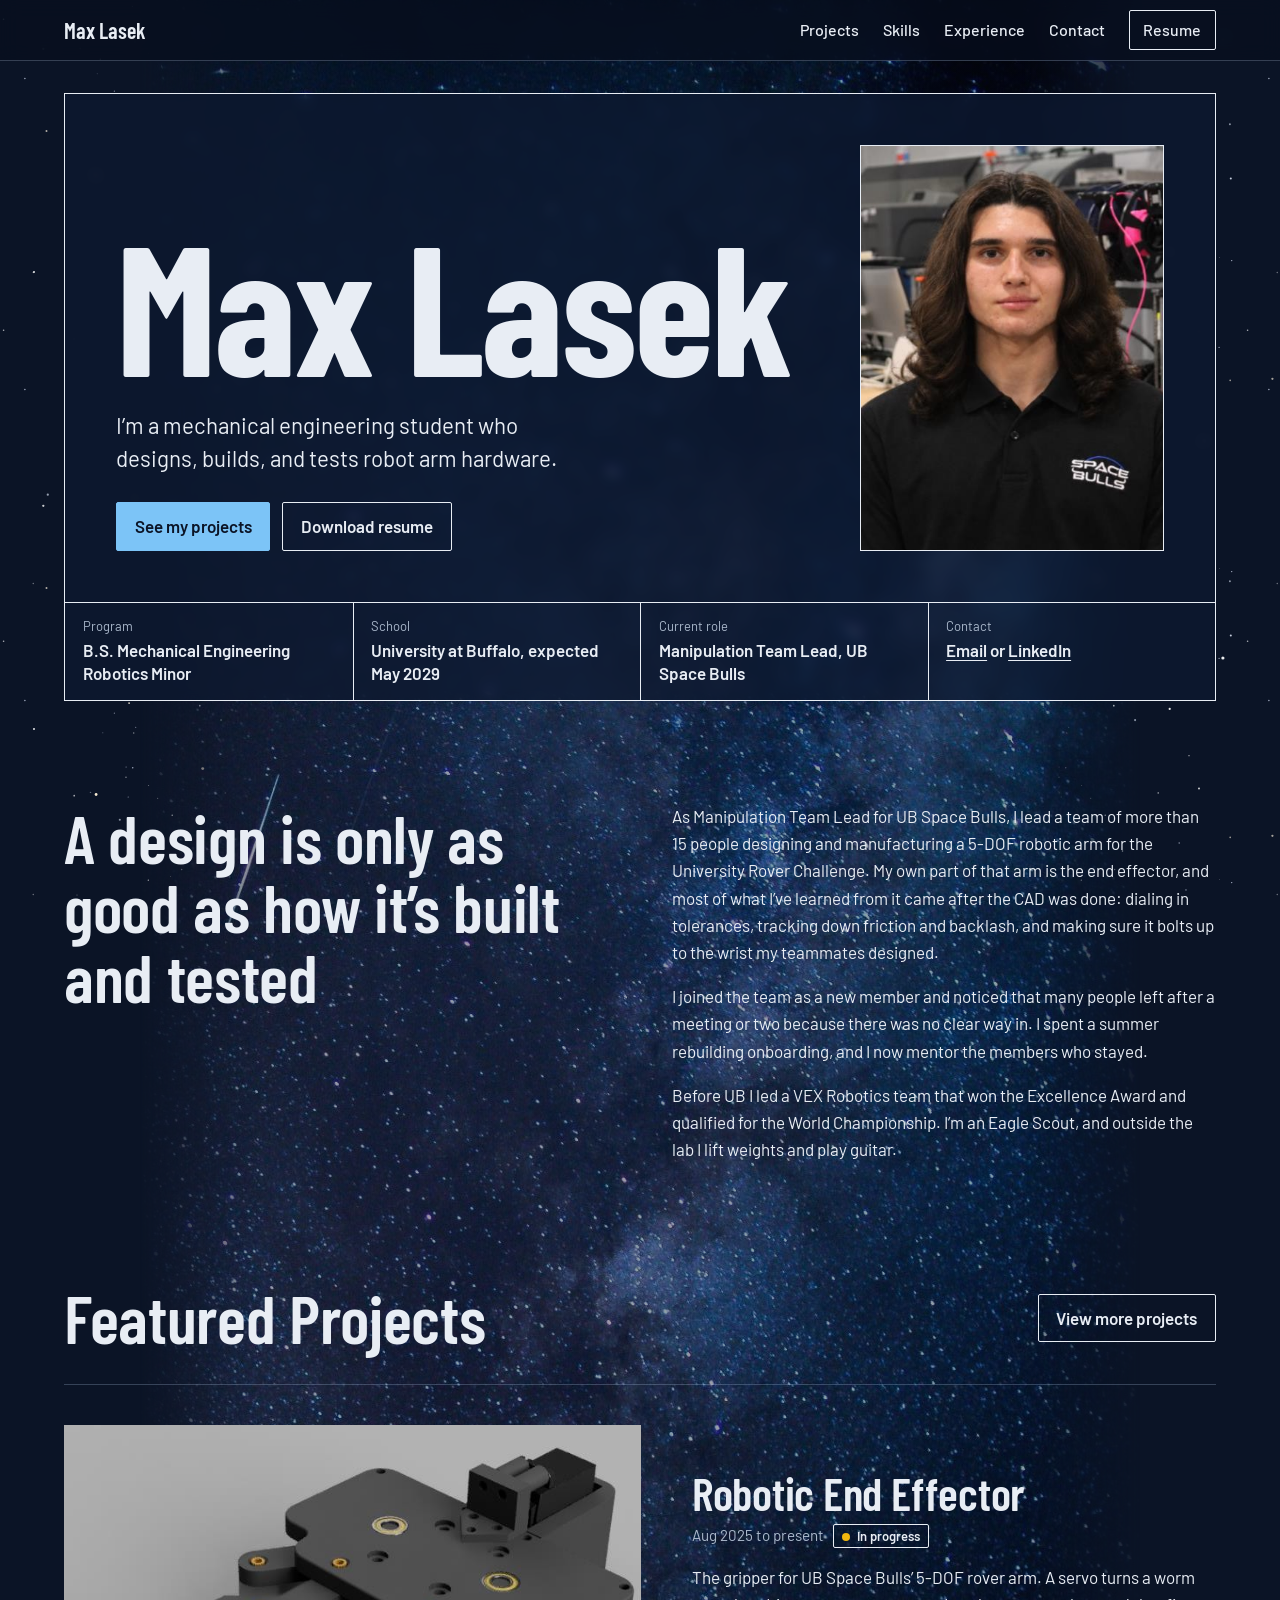
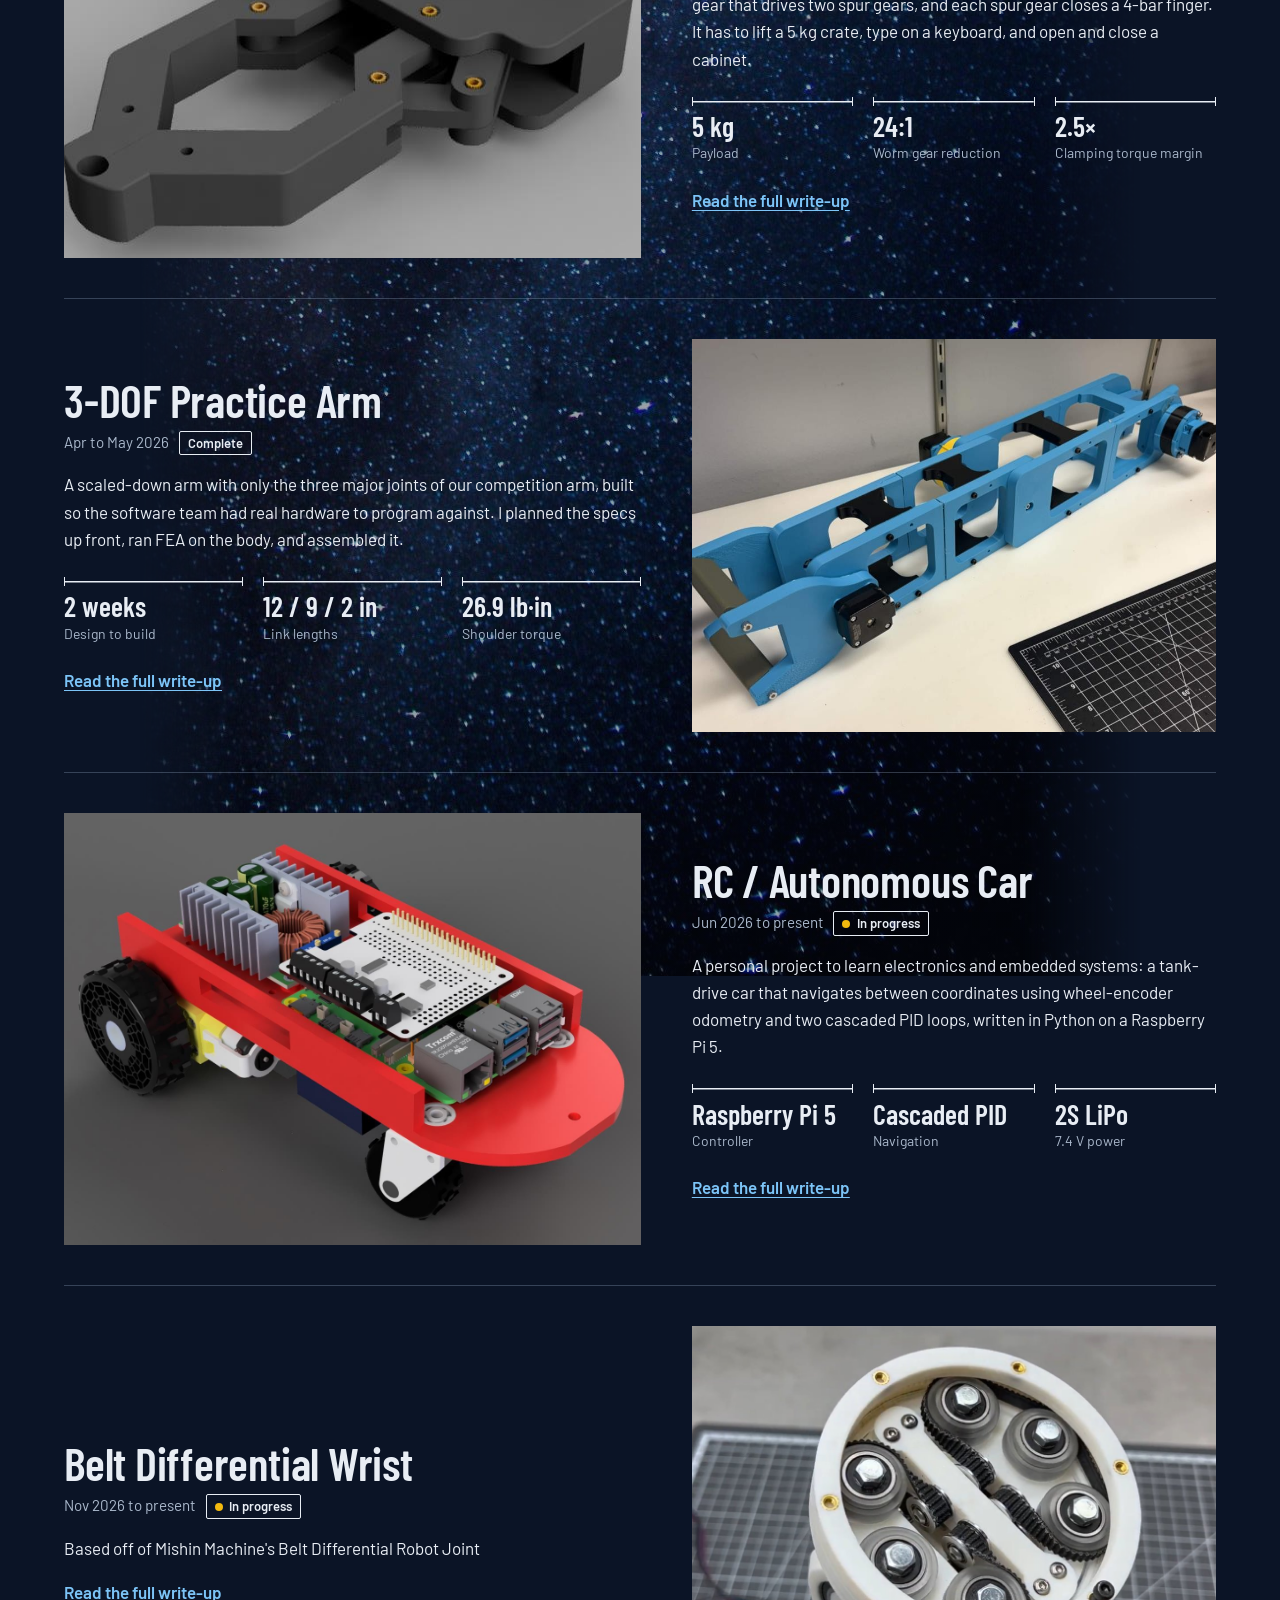
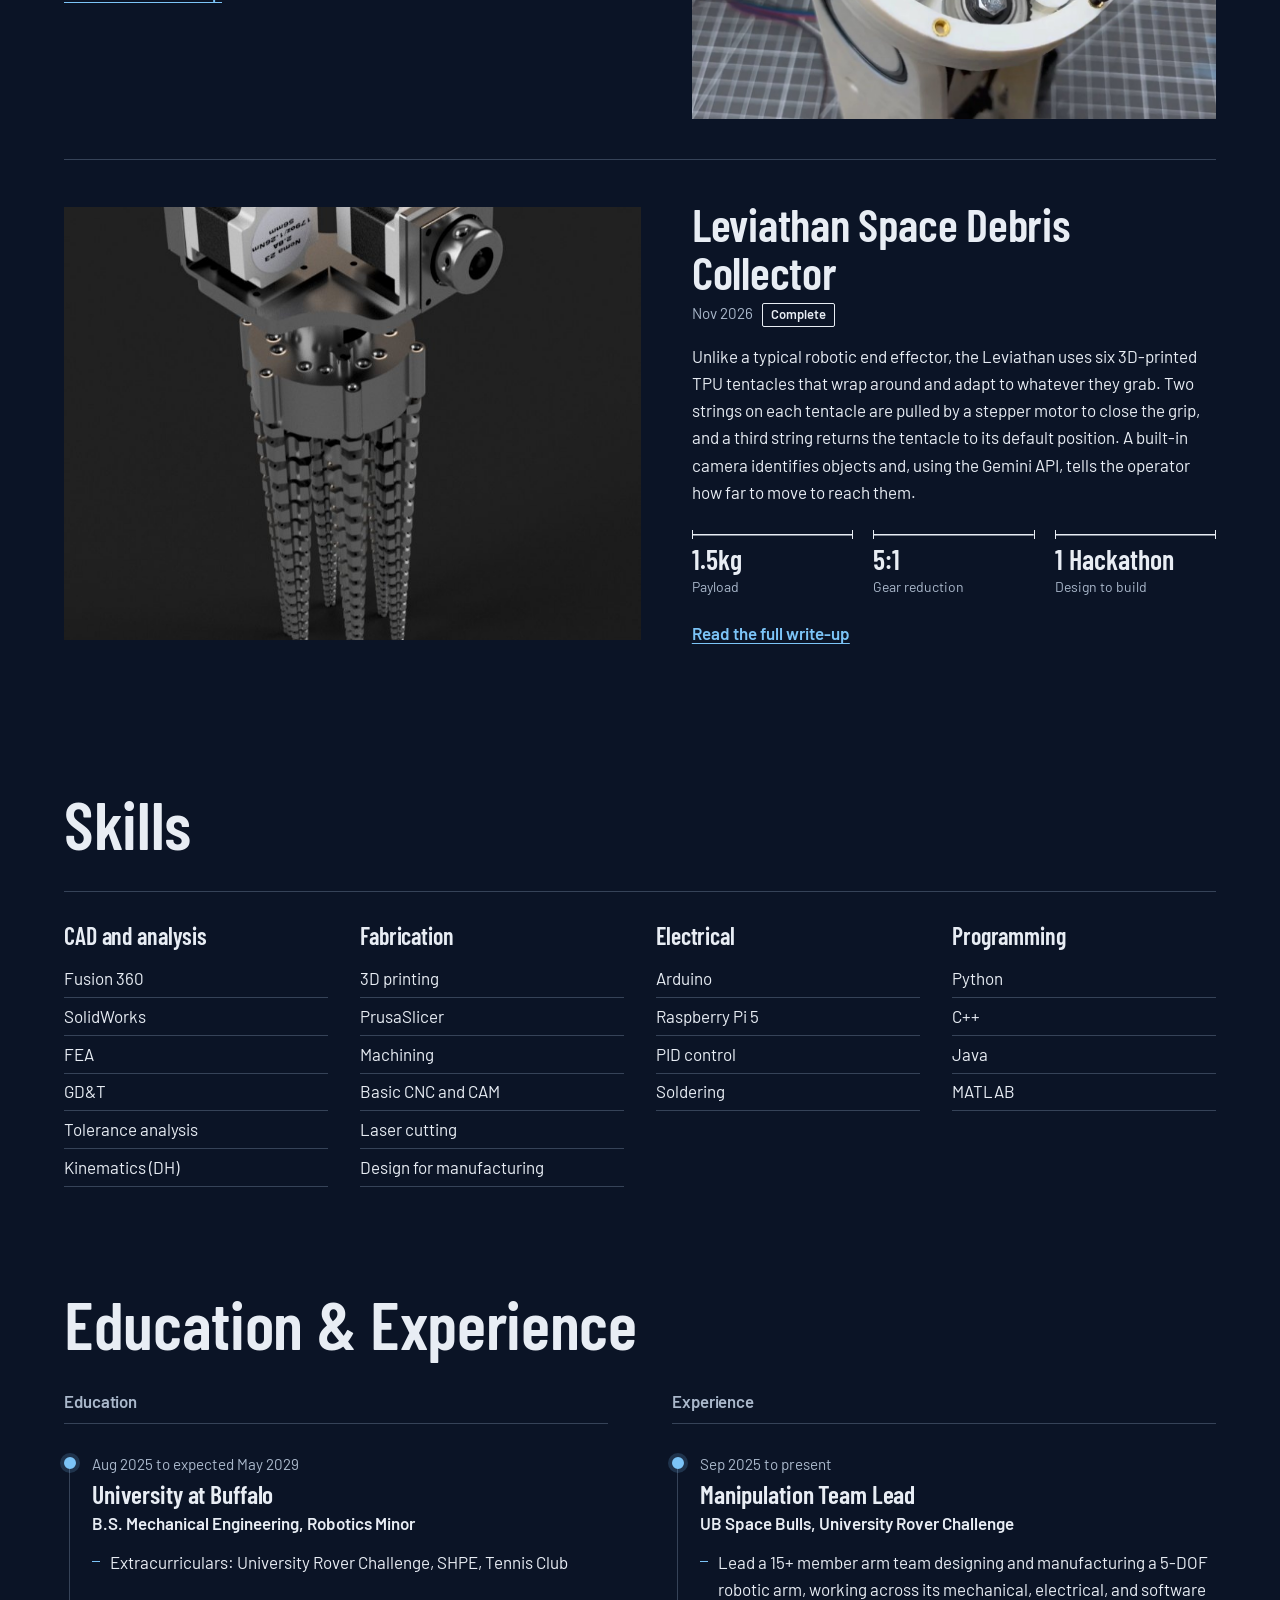
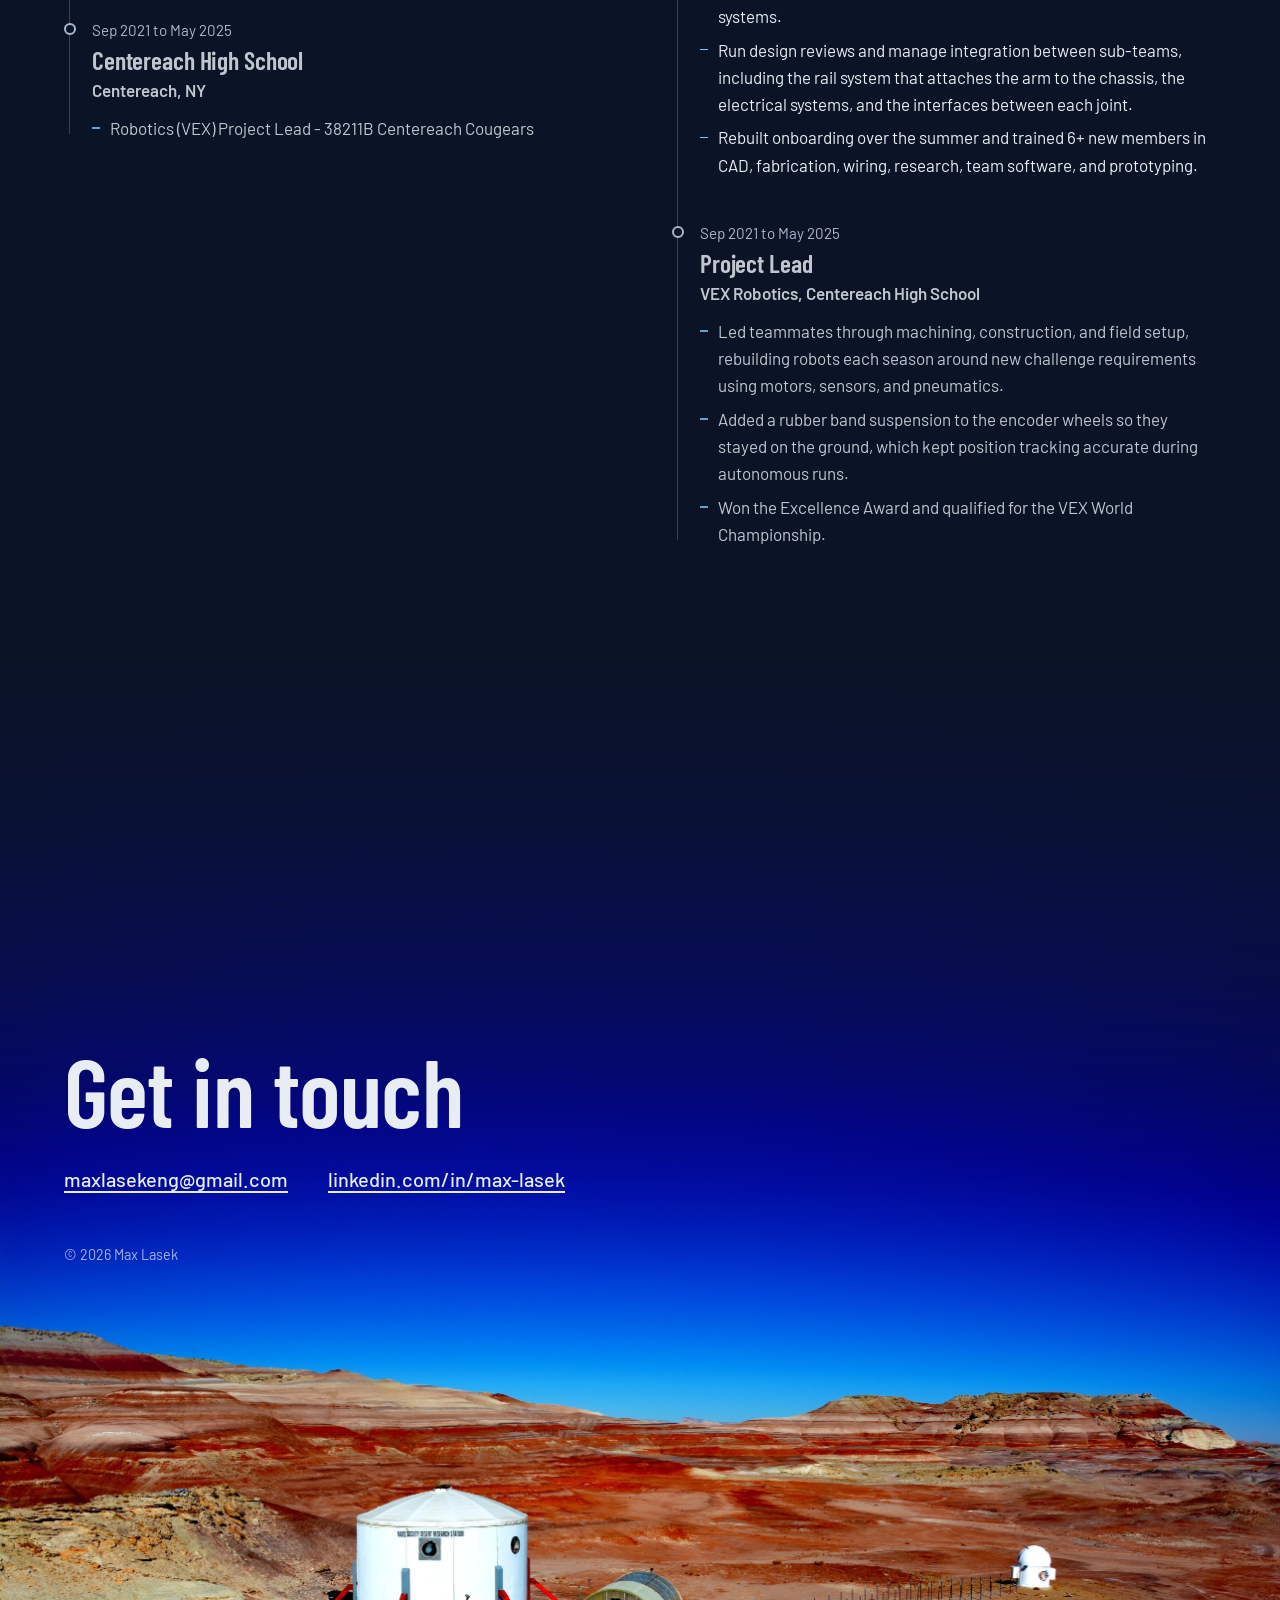
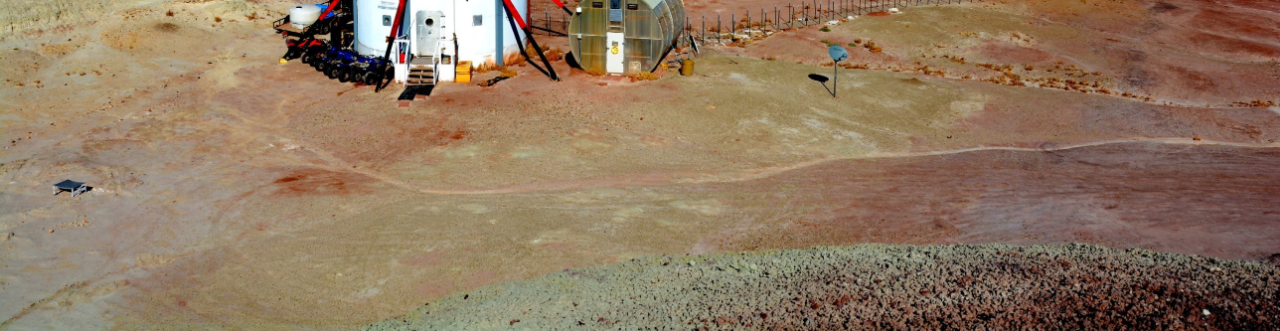
<file: index.html>
<!DOCTYPE html>
<html lang="en"><head>
<meta charset="utf-8">
<meta name="viewport" content="width=device-width, initial-scale=1">
<meta name="color-scheme" content="dark">
<meta name="darkreader-lock">
<title>Max Lasek | Mechanical Engineering Portfolio</title>
<meta name="description" content="Max Lasek, mechanical engineering student at the University at Buffalo and Manipulation Team Lead for UB Space Bulls. Robotics, CAD, and hands-on hardware.">
<link rel="icon" href="data:image/svg+xml,%3Csvg xmlns='http://www.w3.org/2000/svg' viewBox='0 0 64 64'%3E%3Crect width='64' height='64' fill='%23132238'/%3E%3Ctext x='32' y='44' font-family='Arial Narrow,Arial' font-weight='700' font-size='34' fill='%23fff' text-anchor='middle'%3EML%3C/text%3E%3C/svg%3E">
<link rel="preconnect" href="https://fonts.googleapis.com">
<link rel="preconnect" href="https://fonts.gstatic.com" crossorigin="">
<link href="https://fonts.googleapis.com/css2?family=Barlow:wght@400;500;600&amp;family=Barlow+Condensed:wght@600;700&amp;display=swap" rel="stylesheet">
<link rel="stylesheet" href="css/style.css">
</head>
<body>
<a class="skip" href="#main">Skip to content</a>
<header class="site-header">
  <div class="wrap">
    <a class="wordmark" href="index.html">Max Lasek</a>
    <nav class="site-nav" aria-label="Main">
      <a href="index.html#projects">Projects</a>
      <a class="hide-sm" href="index.html#skills">Skills</a>
      <a class="hide-sm" href="index.html#experience">Experience</a>
      <a href="index.html#contact">Contact</a>
      <a class="button" href="resume/Max-Lasek-Resume.pdf">Resume</a>
    </nav>
  </div>
</header>

<main id="main">
  <div class="wrap">
    <section class="sheet" aria-label="Introduction">
      <div class="sheet-main">
        <div>
          <h1>Max Lasek</h1>
          <p class="lede">I’m a mechanical engineering student who designs, builds, and tests robot arm hardware.</p>
          <div class="actions">
            <a class="button solid" href="#projects">See my projects</a>
            <a class="button" href="resume/Max-Lasek-Resume.pdf">Download resume</a>
          </div>
        </div>
        <img class="portrait" src="images/headshot.jpg" alt="Max Lasek in a Space Bulls polo, standing in the UB engineering lab" width="412" height="556">
      </div>
      <dl class="title-block">
        <div><dt>Program</dt><dd>B.S. Mechanical Engineering Robotics Minor</dd></div>
        <div><dt>School</dt><dd>University at Buffalo, expected May 2029</dd></div>
        <div><dt>Current role</dt><dd>Manipulation Team Lead, UB Space Bulls</dd></div>
        <div><dt>Contact</dt><dd><a href="mailto:maxlasekeng@gmail.com">Email</a> or <a href="https://www.linkedin.com/in/max-lasek">LinkedIn</a></dd></div>
      </dl>
    </section>
  </div>

  <section class="section" id="about">
    <div class="wrap about">
      <h2>A design is only as good as how it’s built and tested</h2>
      <div>
        <p>As Manipulation Team Lead for UB Space Bulls, I lead a team of more than 15 people designing and manufacturing a 5-DOF robotic arm for the University Rover Challenge. My own part of that arm is the end effector, and most of what I’ve learned from it came after the CAD was done: dialing in tolerances, tracking down friction and backlash, and making sure it bolts up to the wrist my teammates designed.</p>
        <p>I joined the team as a new member and noticed that many people left after a meeting or two because there was no clear way in. I spent a summer rebuilding onboarding, and I now mentor the members who stayed.</p>
        <p>Before UB I led a VEX Robotics team that won the Excellence Award and qualified for the World Championship. I’m an Eagle Scout, and outside the lab I lift weights and play guitar.</p>
      </div>
    </div>
  </section>

  <section class="section" id="projects">
    <div class="wrap">
      <div class="section-head">
        <h2>Featured Projects</h2>
        <a class="button" href="all-projects.html">View more projects</a>
      </div>
    <article class="project">
      <a class="project-media" href="projects/end-effector.html" tabindex="-1" aria-hidden="true"><img src="images/effector-iso.jpg" alt="" loading="lazy"></a>
      <div>
        <h3><a href="projects/end-effector.html">Robotic End Effector</a></h3>
        <p class="when">Aug 2025 to present<span class="status active">In progress</span></p>
        <p>The gripper for UB Space Bulls’ 5-DOF rover arm. A servo turns a worm gear that drives two spur gears, and each spur gear closes a 4-bar finger. It has to lift a 5 kg crate, type on a keyboard, and open and close a cabinet.</p>
        <dl class="specs"><div><dt>5 kg</dt><dd>Payload</dd></div><div><dt>24:1</dt><dd>Worm gear reduction</dd></div><div><dt>2.5×</dt><dd>Clamping torque margin</dd></div></dl>
        <a class="more" href="projects/end-effector.html">Read the full write-up</a>
      </div>
    </article>
    <article class="project">
      <a class="project-media" href="projects/practice-arm.html" tabindex="-1" aria-hidden="true"><img src="images/arm-flat.jpg" alt="" loading="lazy"></a>
      <div>
        <h3><a href="projects/practice-arm.html">3-DOF Practice Arm</a></h3>
        <p class="when">Apr to May 2026<span class="status">Complete</span></p>
        <p>A scaled-down arm with only the three major joints of our competition arm, built so the software team had real hardware to program against. I planned the specs up front, ran FEA on the body, and assembled it.</p>
        <dl class="specs"><div><dt>2 weeks</dt><dd>Design to build</dd></div><div><dt>12 / 9 / 2 in</dt><dd>Link lengths</dd></div><div><dt>26.9 lb·in</dt><dd>Shoulder torque</dd></div></dl>
        <a class="more" href="projects/practice-arm.html">Read the full write-up</a>
      </div>
    </article>
    <article class="project">
      <a class="project-media" href="projects/rc-av-car.html" tabindex="-1" aria-hidden="true"><img src="images/car.jpg" alt="" loading="lazy"></a>
      <div>
        <h3><a href="projects/rc-av-car.html">RC / Autonomous Car</a></h3>
        <p class="when">Jun 2026 to present<span class="status active">In progress</span></p>
        <p>A personal project to learn electronics and embedded systems: a tank-drive car that navigates between coordinates using wheel-encoder odometry and two cascaded PID loops, written in Python on a Raspberry Pi 5.</p>
        <dl class="specs"><div><dt>Raspberry Pi 5</dt><dd>Controller</dd></div><div><dt>Cascaded PID</dt><dd>Navigation</dd></div><div><dt>2S LiPo</dt><dd>7.4 V power</dd></div></dl>
        <a class="more" href="projects/rc-av-car.html">Read the full write-up</a>
      </div>
    </article>
    <article class="project"><a class="project-media" href="projects/belt-differential-wrist.html" tabindex="-1" aria-hidden="true"><img src="images/belt-differential-wrist-1794513456348.jpg" alt="" loading="lazy"></a><div><h3><a href="projects/belt-differential-wrist.html">Belt Differential Wrist</a></h3><p class="when">Nov 2026 to present<span class="status active">In progress</span></p><p>Based off of Mishin Machine's Belt Differential Robot Joint</p><a class="more" href="projects/belt-differential-wrist.html">Read the full write-up</a></div></article>
    <article class="project"><a class="project-media" href="projects/leviathan-space-debris-collector.html" tabindex="-1" aria-hidden="true"><img src="images/leviathan-space-debris-collector-1794522379616.jpg" alt="" loading="lazy"></a><div><h3><a href="projects/leviathan-space-debris-collector.html">Leviathan Space Debris Collector</a></h3><p class="when">Nov 2026<span class="status">Complete</span></p><p>Unlike a typical robotic end effector, the Leviathan uses six 3D-printed TPU tentacles that wrap around and adapt to whatever they grab. Two strings on each tentacle are pulled by a stepper motor to close the grip, and a third string returns the tentacle to its default position. A built-in camera identifies objects and, using the Gemini API, tells the operator how far to move to reach them.</p><dl class="specs"><div><dt>1.5kg</dt><dd>Payload</dd></div><div><dt>5:1</dt><dd>Gear reduction</dd></div><div><dt>1 Hackathon</dt><dd>Design to build</dd></div></dl><a class="more" href="projects/leviathan-space-debris-collector.html">Read the full write-up</a></div></article>
    </div>
  </section>

  <section class="section" id="skills">
    <div class="wrap">
      <h2>Skills</h2>
      <div class="skills">
        <div><h3>CAD and analysis</h3><ul><li>Fusion 360</li><li>SolidWorks</li><li>FEA</li><li>GD&amp;T</li><li>Tolerance analysis</li><li>Kinematics (DH)</li></ul></div>
        <div><h3>Fabrication</h3><ul><li>3D printing</li><li>PrusaSlicer</li><li>Machining</li><li>Basic CNC and CAM</li><li>Laser cutting</li><li>Design for manufacturing</li></ul></div>
        <div><h3>Electrical</h3><ul><li>Arduino</li><li>Raspberry Pi 5</li><li>PID control</li><li>Soldering</li></ul></div>
        <div><h3>Programming</h3><ul><li>Python</li><li>C++</li><li>Java</li><li>MATLAB</li></ul></div>
      </div>
    </div>
  </section>

  <section class="section" id="experience">
    <div class="wrap">
      <h2>Education &amp; Experience</h2>
      <div class="tl-grid">
        <div class="tl-col">
          <h3 class="tl-head">Education</h3>
          <ol class="tl">
            <li class="tl-item now">
              <p class="dates">Aug 2025 to expected May 2029</p>
              <h3>University at Buffalo</h3>
              <p class="org">B.S. Mechanical Engineering, Robotics Minor</p>
              <ul>
                <li>Extracurriculars: University Rover Challenge, SHPE, Tennis Club</li>
              </ul>
            </li>
            <li class="tl-item">
              <p class="dates">Sep 2021 to May 2025</p>
              <h3>Centereach High School</h3>
              <p class="org">Centereach, NY</p>
              <ul>
                <li>Robotics (VEX) Project Lead - 38211B Centereach Cougears</li>
              </ul>
            </li>
          </ol>
        </div>
        <div class="tl-col">
          <h3 class="tl-head">Experience</h3>
          <ol class="tl">
            <li class="tl-item now">
              <p class="dates">Sep 2025 to present</p>
              <h3>Manipulation Team Lead</h3>
              <p class="org">UB Space Bulls, University Rover Challenge</p>
              <ul>
                <li>Lead a 15+ member arm team designing and manufacturing a 5-DOF robotic arm, working across its mechanical, electrical, and software systems.</li>
                <li>Run design reviews and manage integration between sub-teams, including the rail system that attaches the arm to the chassis, the electrical systems, and the interfaces between each joint.</li>
                <li>Rebuilt onboarding over the summer and trained 6+ new members in CAD, fabrication, wiring, research, team software, and prototyping.</li>
              </ul>
            </li>
            <li class="tl-item">
              <p class="dates">Sep 2021 to May 2025</p>
              <h3>Project Lead</h3>
              <p class="org">VEX Robotics, Centereach High School</p>
              <ul>
                <li>Led teammates through machining, construction, and field setup, rebuilding robots each season around new challenge requirements using motors, sensors, and pneumatics.</li>
                <li>Added a rubber band suspension to the encoder wheels so they stayed on the ground, which kept position tracking accurate during autonomous runs.</li>
                <li>Won the Excellence Award and qualified for the VEX World Championship.</li>
              </ul>
            </li>
          </ol>
        </div>
      </div>
    </div>
  </section>
</main>

<footer class="contact" id="contact">
  <div class="wrap">
    <h2>Get in touch</h2>
    <div class="links">
      <a href="mailto:maxlasekeng@gmail.com">maxlasekeng@gmail.com</a>
      <a href="https://www.linkedin.com/in/max-lasek">linkedin.com/in/max-lasek</a>
    </div>
    <small>© 2026 Max Lasek</small>
  </div>
</footer>











</body></html>
</file>
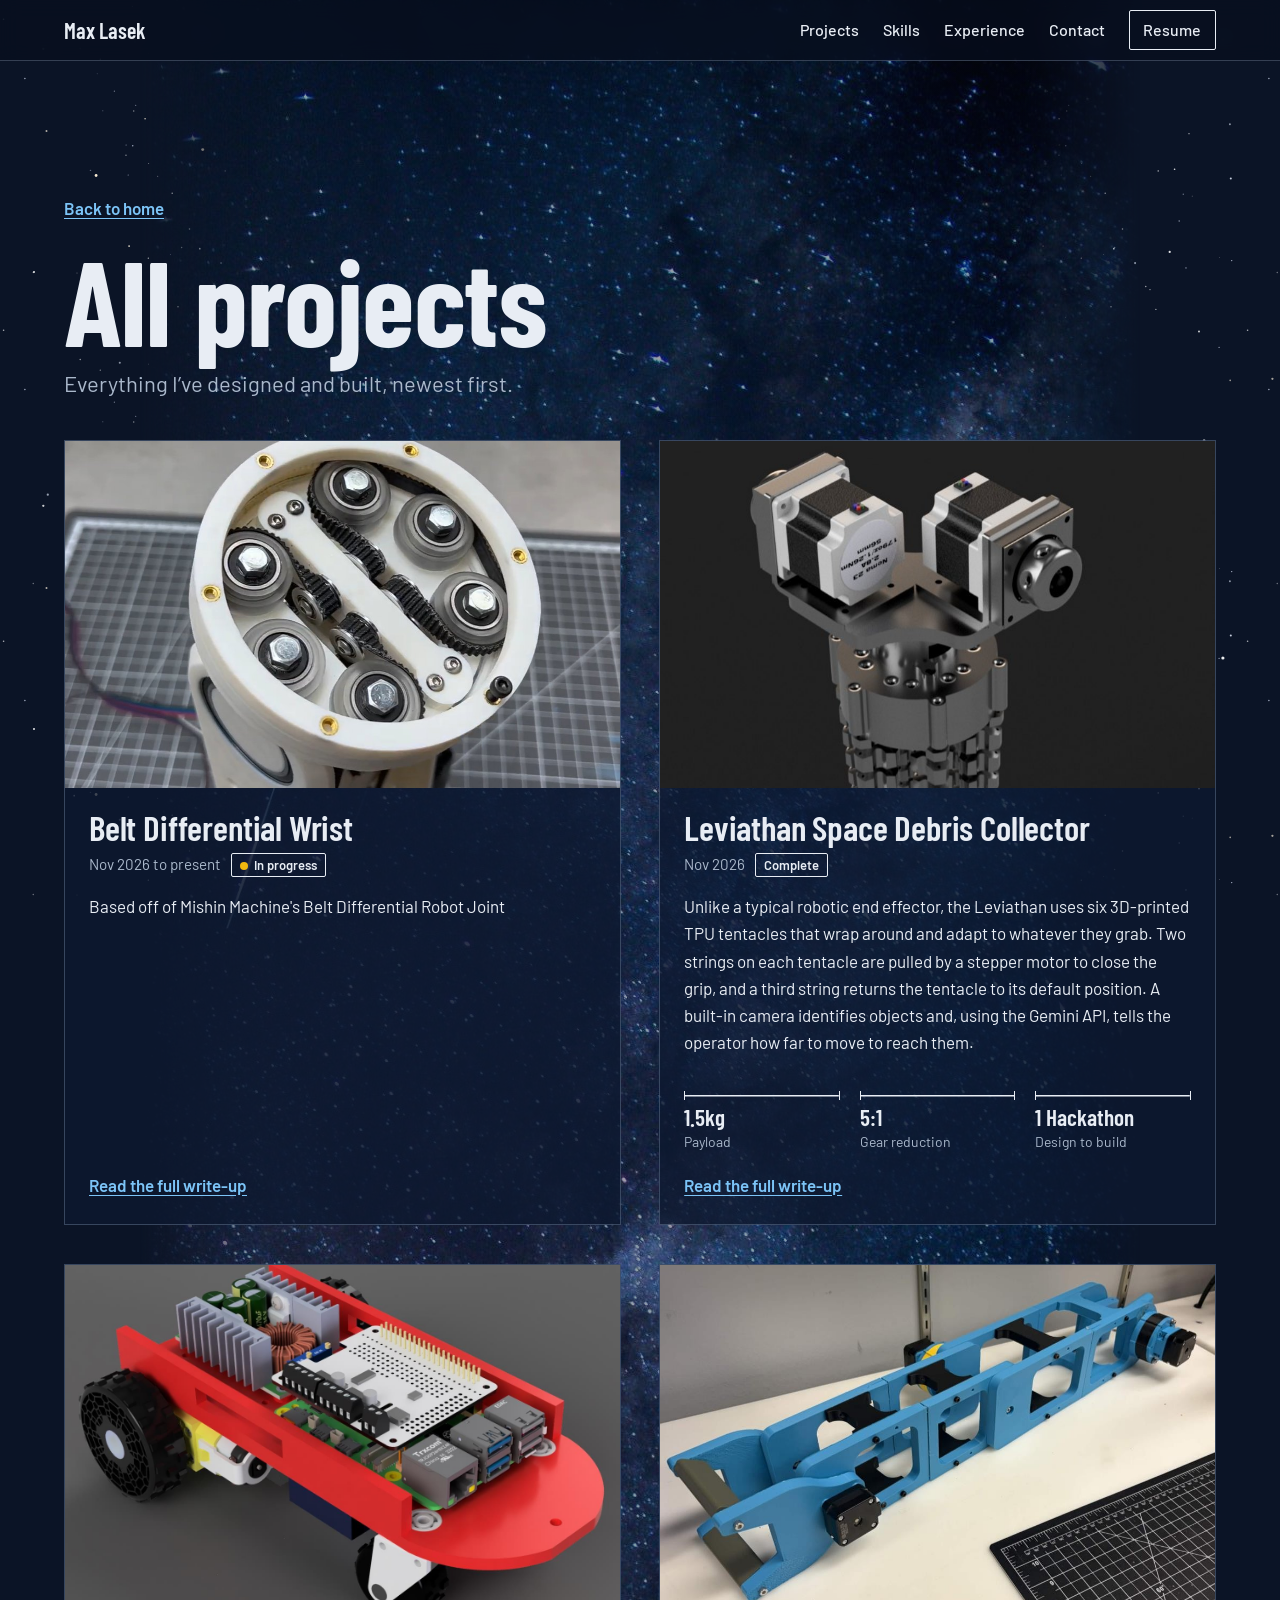
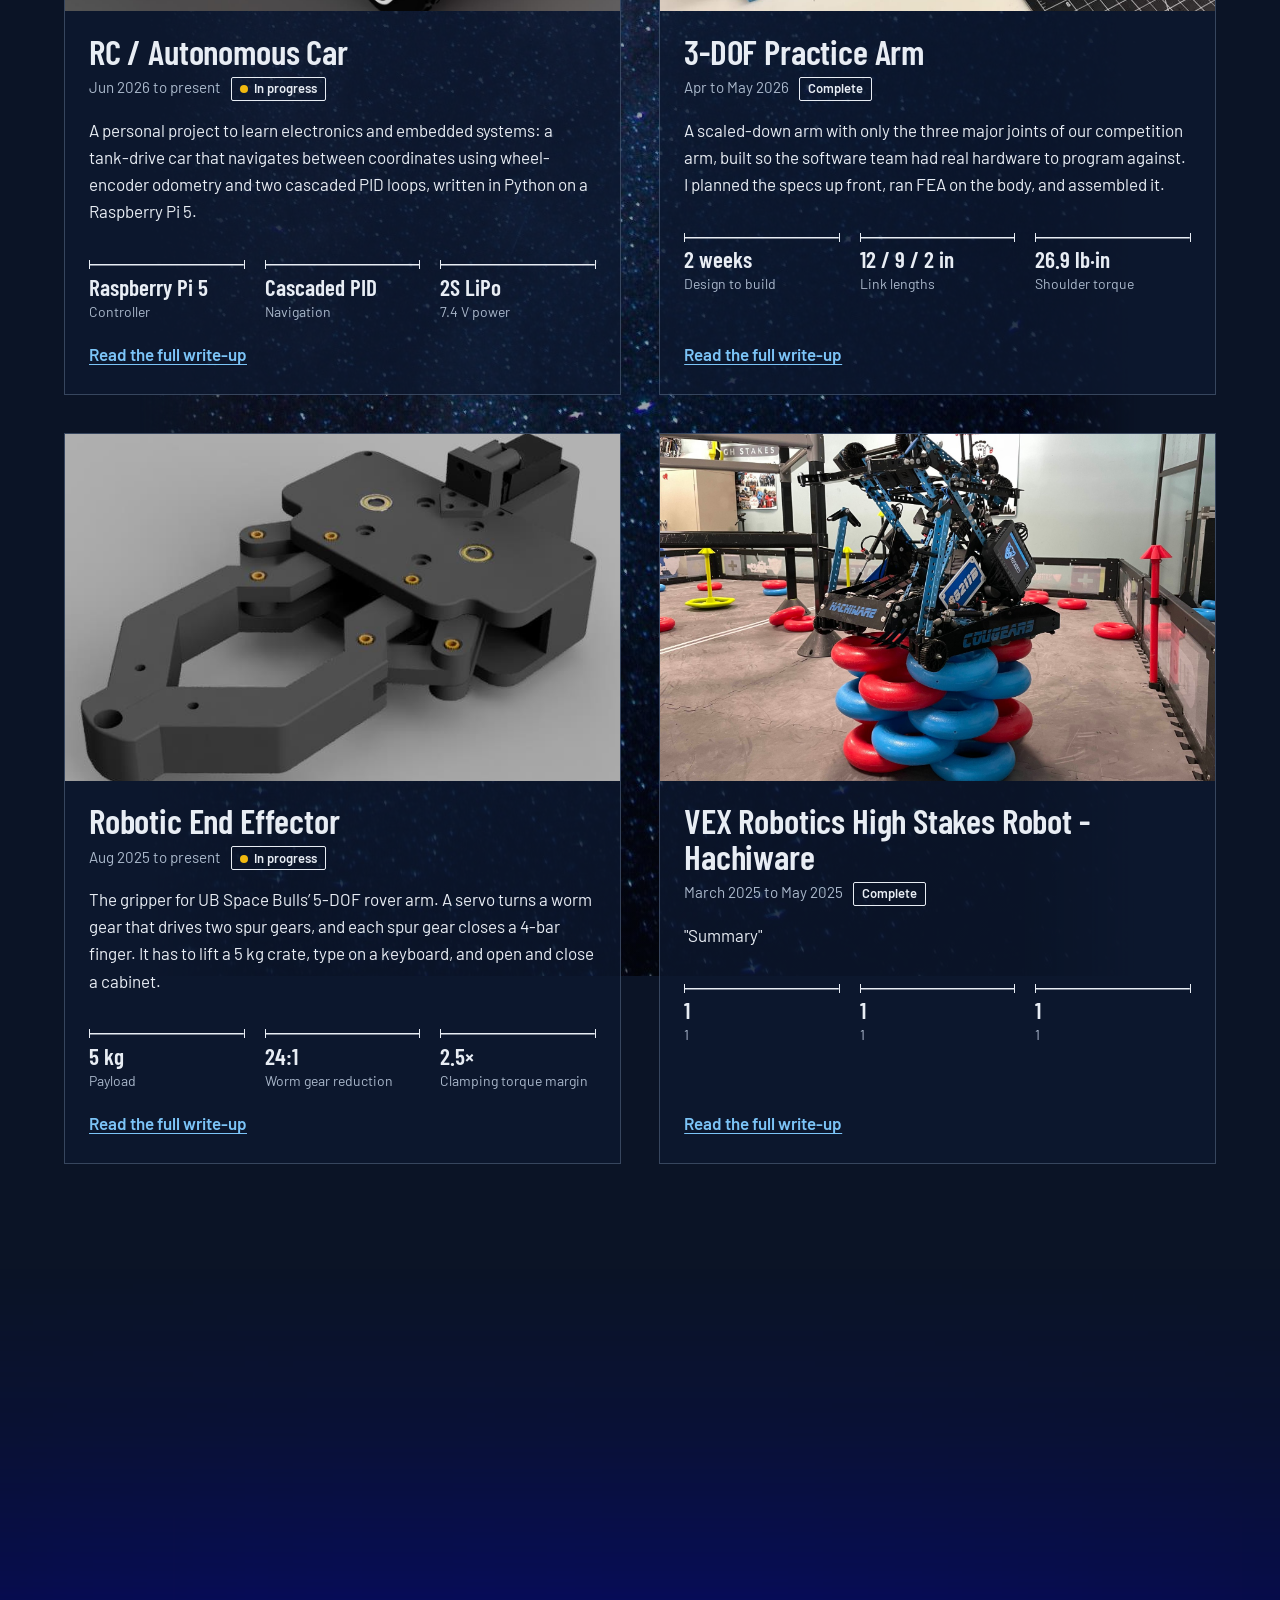
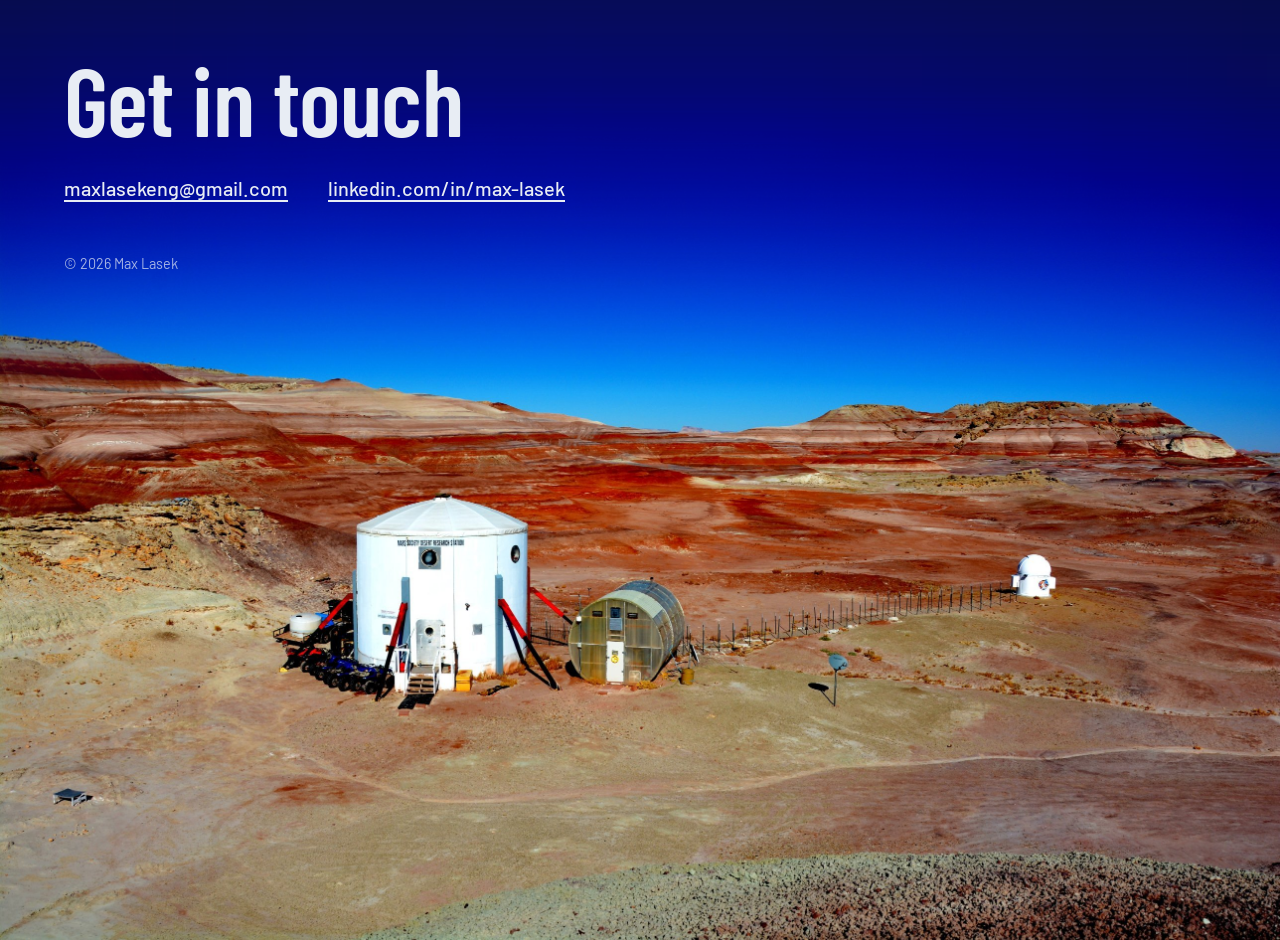
<file: all-projects.html>
<!DOCTYPE html>
<html lang="en"><head>
<meta charset="utf-8">
<meta name="viewport" content="width=device-width, initial-scale=1">
<meta name="color-scheme" content="dark">
<meta name="darkreader-lock">
<title>All Projects | Max Lasek</title>
<meta name="description" content="Every engineering project by Max Lasek, from robotic arms to hackathon builds, in the order he started them.">
<link rel="icon" href="data:image/svg+xml,%3Csvg xmlns='http://www.w3.org/2000/svg' viewBox='0 0 64 64'%3E%3Crect width='64' height='64' fill='%23132238'/%3E%3Ctext x='32' y='44' font-family='Arial Narrow,Arial' font-weight='700' font-size='34' fill='%23fff' text-anchor='middle'%3EML%3C/text%3E%3C/svg%3E">
<link rel="preconnect" href="https://fonts.googleapis.com">
<link rel="preconnect" href="https://fonts.gstatic.com" crossorigin="">
<link href="https://fonts.googleapis.com/css2?family=Barlow:wght@400;500;600&amp;family=Barlow+Condensed:wght@600;700&amp;display=swap" rel="stylesheet">
<link rel="stylesheet" href="css/style.css">
</head>
<body>
<a class="skip" href="#main">Skip to content</a>
<header class="site-header">
  <div class="wrap">
    <a class="wordmark" href="index.html">Max Lasek</a>
    <nav class="site-nav" aria-label="Main">
      <a href="index.html#projects">Projects</a>
      <a class="hide-sm" href="index.html#skills">Skills</a>
      <a class="hide-sm" href="index.html#experience">Experience</a>
      <a href="index.html#contact">Contact</a>
      <a class="button" href="resume/Max-Lasek-Resume.pdf">Resume</a>
    </nav>
  </div>
</header>

<main id="main">
  <section class="section all-projects">
    <div class="wrap">
      <a class="back" href="index.html#projects">Back to home</a>
      <h1>All projects</h1>
      <p class="lede">Everything I’ve designed and built, newest first.</p>
      <div class="pcard-grid">
        <article class="pcard">
          <a class="pcard-media" href="projects/belt-differential-wrist.html" tabindex="-1" aria-hidden="true"><img src="images/belt-differential-wrist-1794513456348.jpg" alt="" loading="lazy"></a>
          <div class="pcard-body">
            <h3><a href="projects/belt-differential-wrist.html">Belt Differential Wrist</a></h3>
            <p class="when">Nov 2026 to present<span class="status active">In progress</span></p>
            <p>Based off of Mishin Machine's Belt Differential Robot Joint</p>
            <a class="more" href="projects/belt-differential-wrist.html">Read the full write-up</a>
          </div>
        </article>
        <article class="pcard">
          <a class="pcard-media" href="projects/leviathan-space-debris-collector.html" tabindex="-1" aria-hidden="true"><img src="images/photo-1794860338961.jpg" alt="" loading="lazy"></a>
          <div class="pcard-body">
            <h3><a href="projects/leviathan-space-debris-collector.html">Leviathan Space Debris Collector</a></h3>
            <p class="when">Nov 2026<span class="status">Complete</span></p>
            <p>Unlike a typical robotic end effector, the Leviathan uses six 3D-printed TPU tentacles that wrap around and adapt to whatever they grab. Two strings on each tentacle are pulled by a stepper motor to close the grip, and a third string returns the tentacle to its default position. A built-in camera identifies objects and, using the Gemini API, tells the operator how far to move to reach them.</p>
            <dl class="specs"><div><dt>1.5kg</dt><dd>Payload</dd></div><div><dt>5:1</dt><dd>Gear reduction</dd></div><div><dt>1 Hackathon</dt><dd>Design to build</dd></div></dl>
            <a class="more" href="projects/leviathan-space-debris-collector.html">Read the full write-up</a>
          </div>
        </article>
        <article class="pcard">
          <a class="pcard-media" href="projects/rc-av-car.html" tabindex="-1" aria-hidden="true"><img src="images/car.jpg" alt="" loading="lazy"></a>
          <div class="pcard-body">
            <h3><a href="projects/rc-av-car.html">RC / Autonomous Car</a></h3>
            <p class="when">Jun 2026 to present<span class="status active">In progress</span></p>
            <p>A personal project to learn electronics and embedded systems: a tank-drive car that navigates between coordinates using wheel-encoder odometry and two cascaded PID loops, written in Python on a Raspberry Pi 5.</p>
            <dl class="specs"><div><dt>Raspberry Pi 5</dt><dd>Controller</dd></div><div><dt>Cascaded PID</dt><dd>Navigation</dd></div><div><dt>2S LiPo</dt><dd>7.4 V power</dd></div></dl>
            <a class="more" href="projects/rc-av-car.html">Read the full write-up</a>
          </div>
        </article>
        <article class="pcard">
          <a class="pcard-media" href="projects/practice-arm.html" tabindex="-1" aria-hidden="true"><img src="images/arm-flat.jpg" alt="" loading="lazy"></a>
          <div class="pcard-body">
            <h3><a href="projects/practice-arm.html">3-DOF Practice Arm</a></h3>
            <p class="when">Apr to May 2026<span class="status">Complete</span></p>
            <p>A scaled-down arm with only the three major joints of our competition arm, built so the software team had real hardware to program against. I planned the specs up front, ran FEA on the body, and assembled it.</p>
            <dl class="specs"><div><dt>2 weeks</dt><dd>Design to build</dd></div><div><dt>12 / 9 / 2 in</dt><dd>Link lengths</dd></div><div><dt>26.9 lb·in</dt><dd>Shoulder torque</dd></div></dl>
            <a class="more" href="projects/practice-arm.html">Read the full write-up</a>
          </div>
        </article>
        <article class="pcard">
          <a class="pcard-media" href="projects/end-effector.html" tabindex="-1" aria-hidden="true"><img src="images/effector-iso.jpg" alt="" loading="lazy"></a>
          <div class="pcard-body">
            <h3><a href="projects/end-effector.html">Robotic End Effector</a></h3>
            <p class="when">Aug 2025 to present<span class="status active">In progress</span></p>
            <p>The gripper for UB Space Bulls’ 5-DOF rover arm. A servo turns a worm gear that drives two spur gears, and each spur gear closes a 4-bar finger. It has to lift a 5 kg crate, type on a keyboard, and open and close a cabinet.</p>
            <dl class="specs"><div><dt>5 kg</dt><dd>Payload</dd></div><div><dt>24:1</dt><dd>Worm gear reduction</dd></div><div><dt>2.5×</dt><dd>Clamping torque margin</dd></div></dl>
            <a class="more" href="projects/end-effector.html">Read the full write-up</a>
          </div>
        </article>
        <article class="pcard"><a class="pcard-media" href="projects/vex-robotics-high-stakes-robot-hachiware.html" tabindex="-1" aria-hidden="true"><img src="images/vex-robotics-high-stakes-robot-hachiware-1794863903431.jpg" alt="" loading="lazy"></a><div class="pcard-body"><h3><a href="projects/vex-robotics-high-stakes-robot-hachiware.html">VEX Robotics High Stakes Robot - Hachiware</a></h3><p class="when">March 2025 to May 2025<span class="status">Complete</span></p><p>"Summary"</p><dl class="specs"><div><dt>1</dt><dd>1</dd></div><div><dt>1</dt><dd>1</dd></div><div><dt>1</dt><dd>1</dd></div></dl><a class="more" href="projects/vex-robotics-high-stakes-robot-hachiware.html">Read the full write-up</a></div></article>
      </div>
    </div>
  </section>
</main>

<footer class="contact" id="contact">
  <div class="wrap">
    <h2>Get in touch</h2>
    <div class="links">
      <a href="mailto:maxlasekeng@gmail.com">maxlasekeng@gmail.com</a>
      <a href="https://www.linkedin.com/in/max-lasek">linkedin.com/in/max-lasek</a>
    </div>
    <small>© 2026 Max Lasek</small>
  </div>
</footer>














</body></html>
</file>
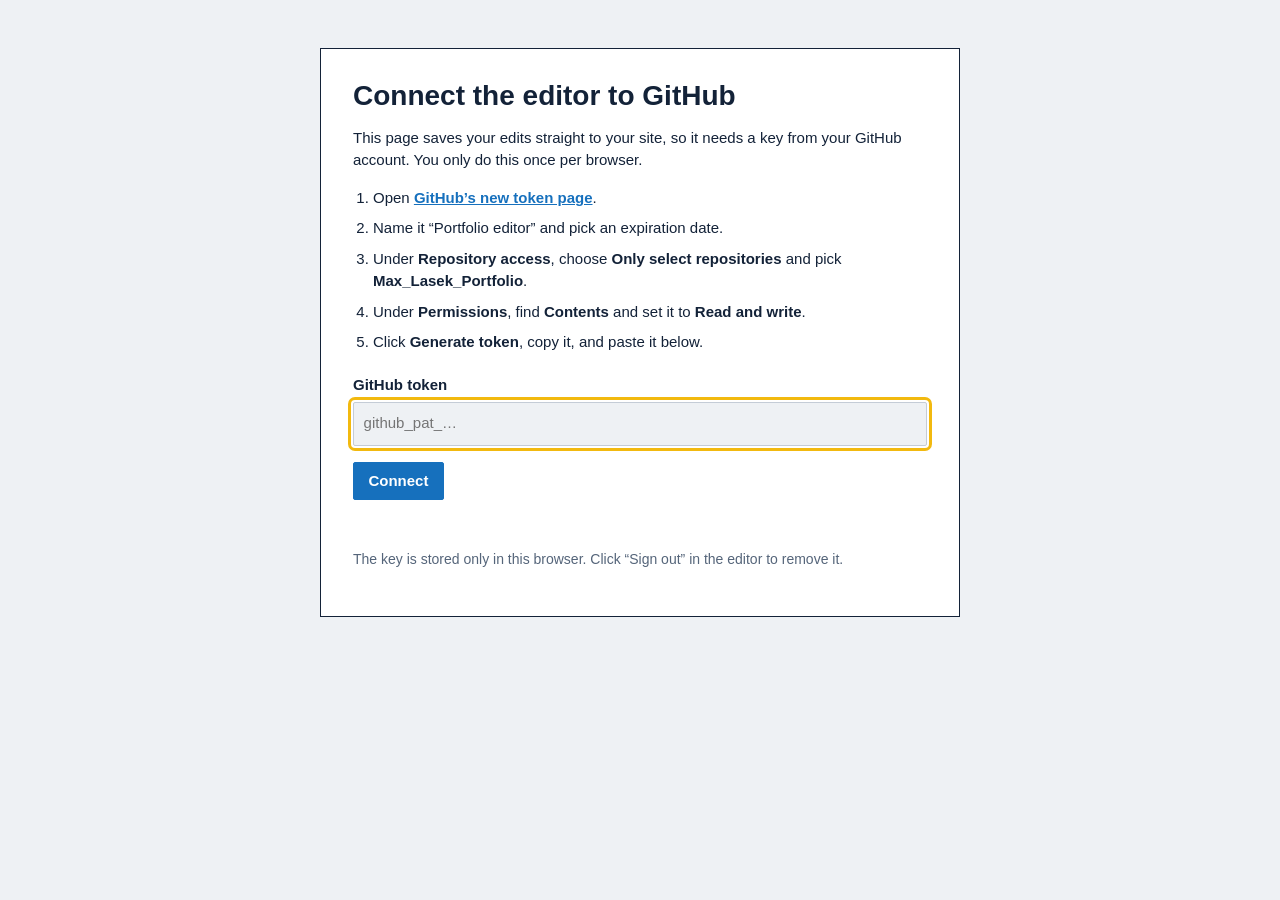
<file: edit.html>
<!DOCTYPE html>
<html lang="en">
<head>
<meta charset="utf-8">
<meta name="viewport" content="width=device-width, initial-scale=1">
<meta name="robots" content="noindex">
<title>Site editor | Max Lasek</title>
<style>
:root{--bg:#eef1f4;--surface:#fff;--ink:#132238;--muted:#55657a;--line:#c4ccd6;--blue:#1670bd;--yellow:#f2b90f;--red:#b42318;--green:#1a7f37}
@media (prefers-color-scheme:dark){:root{color-scheme:dark;--bg:#13203a;--surface:#1b2b49;--ink:#e8edf4;--muted:#a3b1c4;--line:#36496e;--blue:#6bbcf5;--red:#ff8a80;--green:#6fdd8b}}
*{box-sizing:border-box}
html,body{height:100%;margin:0}
body{background:var(--bg);color:var(--ink);font:400 15px/1.5 "Helvetica Neue",Arial,sans-serif;display:flex;flex-direction:column}
.bar{display:flex;align-items:center;gap:.6rem .9rem;flex-wrap:wrap;padding:.6rem 1rem;background:var(--surface);border-bottom:1.5px solid var(--ink)}
.bar strong{font-size:1.05rem}
select,button,input,textarea{font:inherit;color:inherit}
select{padding:.4rem .5rem;border:1px solid var(--line);background:var(--bg);border-radius:2px}
button{padding:.45rem .9rem;border:1.5px solid var(--ink);background:transparent;border-radius:2px;font-weight:600;cursor:pointer}
button:hover:not(:disabled){background:var(--ink);color:var(--bg)}
button.primary{background:var(--blue);border-color:var(--blue);color:#fff}
@media (prefers-color-scheme:dark){button.primary{color:#0d1830}}
button:disabled{opacity:.45;cursor:default}
.status{flex:1;min-width:14rem;color:var(--muted)}
.status.dirty{color:var(--ink);font-weight:600}
.status.ok{color:var(--green);font-weight:600}
.status.err{color:var(--red);font-weight:600}
a{color:var(--blue);font-weight:600}
iframe{flex:1;width:100%;border:0;background:var(--bg)}
.setup{width:min(100% - 2rem,40rem);margin:3rem auto;padding:2rem;background:var(--surface);border:1.5px solid var(--ink)}
.setup h1{margin:0 0 .75rem;font-size:1.75rem;line-height:1.1}
.setup ol{padding-left:1.25rem}
.setup li{margin-bottom:.5rem}
.setup label{display:block;font-weight:600;margin-top:1.25rem}
.setup input{width:100%;padding:.6rem;border:1px solid var(--line);background:var(--bg);border-radius:2px;margin:.35rem 0 1rem}
.msg{color:var(--muted);min-height:1.5em;margin:.75rem 0 0}
.msg.err{color:var(--red)}
dialog{border:1.5px solid var(--ink);background:var(--surface);color:var(--ink);padding:1.75rem;width:min(100% - 2rem,38rem);border-radius:2px}
dialog::backdrop{background:rgba(10,20,40,.55)}
dialog h2{margin:0 0 .4rem;font-size:1.5rem;line-height:1.15}
dialog label,dialog legend{display:block;font-weight:600;margin:1rem 0 .3rem;padding:0}
dialog input:not([type=file]),dialog textarea,dialog select{width:100%;padding:.5rem .6rem;border:1px solid var(--line);background:var(--bg);border-radius:2px}
dialog textarea{resize:vertical}
dialog fieldset{border:0;padding:0;margin:0}
dialog .row{display:grid;grid-template-columns:1fr 10rem;gap:0 1rem}
dialog .nums{display:grid;grid-template-columns:repeat(3,1fr);gap:.6rem}
dialog .nums div{display:grid;gap:.35rem}
dialog .buttons{display:flex;justify-content:flex-end;gap:.6rem;margin-top:.5rem}
@media (max-width:32rem){dialog .row,dialog .nums{grid-template-columns:1fr}}
dialog.crop{width:min(100% - 2rem,64rem)}
.stage-wrap{text-align:center;margin-top:.75rem}
.stage{position:relative;display:inline-block;max-width:100%;overflow:hidden;line-height:0;touch-action:none;user-select:none;-webkit-user-select:none}
.stage img{display:block;max-width:100%;max-height:60vh}
.cbox{position:absolute;border:2px solid #fff;box-shadow:0 0 0 9999px rgba(0,0,0,.58);cursor:move;touch-action:none}
.cbox::before,.cbox::after{content:"";position:absolute;inset:33.33% 0;border-top:1px solid rgba(255,255,255,.45);border-bottom:1px solid rgba(255,255,255,.45);pointer-events:none}
.cbox::after{inset:0 33.33%;border:0;border-left:1px solid rgba(255,255,255,.45);border-right:1px solid rgba(255,255,255,.45)}
.cbox .h{position:absolute;width:18px;height:18px;background:#fff;border:2px solid #1670bd;border-radius:2px}
.cbox .h[data-h=nw]{left:-10px;top:-10px;cursor:nwse-resize}
.cbox .h[data-h=ne]{right:-10px;top:-10px;cursor:nesw-resize}
.cbox .h[data-h=sw]{left:-10px;bottom:-10px;cursor:nesw-resize}
.cbox .h[data-h=se]{right:-10px;bottom:-10px;cursor:nwse-resize}
.crop-row{display:flex;align-items:center;gap:.75rem;flex-wrap:wrap}
.crop-row label{margin:0}
.crop-row select{width:auto}
dialog .buttons.left{justify-content:flex-start;flex-wrap:wrap}
.hint{color:var(--muted);font-size:.875rem}
[hidden]{display:none!important}
:focus-visible{outline:3px solid var(--yellow);outline-offset:2px}
</style>
</head>
<body>
<section class="setup" id="setup" hidden>
  <h1>Connect the editor to GitHub</h1>
  <p>This page saves your edits straight to your site, so it needs a key from your GitHub account. You only do this once per browser.</p>
  <ol>
    <li>Open <a href="https://github.com/settings/personal-access-tokens/new" target="_blank" rel="noopener">GitHub’s new token page</a>.</li>
    <li>Name it “Portfolio editor” and pick an expiration date.</li>
    <li>Under <b>Repository access</b>, choose <b>Only select repositories</b> and pick <b>Max_Lasek_Portfolio</b>.</li>
    <li>Under <b>Permissions</b>, find <b>Contents</b> and set it to <b>Read and write</b>.</li>
    <li>Click <b>Generate token</b>, copy it, and paste it below.</li>
  </ol>
  <label for="token">GitHub token</label>
  <input id="token" type="password" autocomplete="off" spellcheck="false" placeholder="github_pat_…">
  <button id="connect" class="primary">Connect</button>
  <p class="msg err" id="setupMsg" role="alert"></p>
  <p class="hint">The key is stored only in this browser. Click “Sign out” in the editor to remove it.</p>
</section>

<div class="bar" id="bar" hidden>
  <strong>Site editor</strong>
  <select id="page" aria-label="Page to edit"></select>
  <span class="status" id="status" role="status"></span>
  <button id="newProject">New project</button>
  <button id="resumeBtn">Update resume</button>
  <button id="deleteProject" hidden>Delete project</button>
  <button id="discard" disabled>Discard changes</button>
  <button id="save" class="primary" disabled>Save changes</button>
  <a id="live" href="./" target="_blank" rel="noopener">View live site</a>
  <button id="signout">Sign out</button>
</div>
<iframe id="frame" title="Page being edited" hidden></iframe>
<input type="file" id="picker" accept="image/jpeg,image/png,image/webp" hidden>
<input type="file" id="resumePicker" accept="application/pdf,.pdf" hidden>

<dialog id="newDlg" aria-labelledby="newTitle">
  <form id="newForm">
    <h2 id="newTitle">New project</h2>
    <p class="hint">This makes a page for the project and adds it to your All projects page, which lists projects newest first by start date. To show it on your home page too, use Swap project on one of your featured spots.</p>
    <label for="npTitle">Project name</label>
    <input id="npTitle" maxlength="80" placeholder="e.g. Differential Wrist" required>
    <div class="row">
      <div><label for="npDates">Dates</label><input id="npDates" maxlength="60" placeholder="e.g. Jan 2026 to present"></div>
      <div><label for="npStatus">Status</label><select id="npStatus"><option>In progress</option><option>Complete</option></select></div>
    </div>
    <label for="npSummary">Summary (one or two sentences)</label>
    <textarea id="npSummary" rows="3" maxlength="500" placeholder="What it is and what it has to do."></textarea>
    <fieldset>
      <legend>Key numbers (optional)</legend>
      <p class="hint" style="margin:0 0 .5rem">Up to three figures shown on the home page, like “5 kg” and “Payload”.</p>
      <div class="nums">
        <div><input class="numV" maxlength="20" placeholder="5 kg" aria-label="Number 1"><input class="numL" maxlength="40" placeholder="Payload" aria-label="What number 1 measures"></div>
        <div><input class="numV" maxlength="20" placeholder="24:1" aria-label="Number 2"><input class="numL" maxlength="40" placeholder="Gear reduction" aria-label="What number 2 measures"></div>
        <div><input class="numV" maxlength="20" placeholder="2 weeks" aria-label="Number 3"><input class="numL" maxlength="40" placeholder="Design to build" aria-label="What number 3 measures"></div>
      </div>
    </fieldset>
    <label for="npPhoto">Cover photo (optional)</label>
    <input id="npPhoto" type="file" accept="image/jpeg,image/png,image/webp">
    <p class="msg" id="npMsg" role="status"></p>
    <div class="buttons">
      <button type="button" id="npCancel">Cancel</button>
      <button type="submit" class="primary" id="npCreate">Create project</button>
    </div>
  </form>
</dialog>

<dialog id="swapDlg" aria-labelledby="swapTitle">
  <h2 id="swapTitle">Swap featured project</h2>
  <p class="hint" id="swapHint">Pick the project to show in this spot on your home page.</p>
  <label for="swapSel">Project</label>
  <select id="swapSel"></select>
  <p class="msg" id="swapMsg" role="status"></p>
  <div class="buttons">
    <button type="button" id="swapCancel">Cancel</button>
    <button type="button" class="primary" id="swapOk">Swap</button>
  </div>
</dialog>

<dialog id="photoDlg" aria-labelledby="photoTitle">
  <h2 id="photoTitle">Change this photo</h2>
  <p class="hint">Replace it with a file from your computer, or crop the one that’s there.</p>
  <div class="buttons left">
    <button type="button" class="primary" id="phReplace">Replace with a new photo</button>
    <button type="button" id="phCrop">Crop this photo</button>
    <button type="button" id="phCancel">Cancel</button>
  </div>
</dialog>

<dialog id="cropDlg" class="crop" aria-labelledby="cropTitle">
  <h2 id="cropTitle">Crop photo</h2>
  <div class="crop-row">
    <label for="cropRatio">Shape</label>
    <select id="cropRatio">
      <option value="spot">Fit where it’s shown</option>
      <option value="free">Free</option>
      <option value="orig">Original shape</option>
      <option value="4:3">4:3</option>
      <option value="3:2">3:2</option>
      <option value="16:9">16:9</option>
      <option value="1:1">Square</option>
      <option value="3:4">3:4 (tall)</option>
    </select>
    <span class="hint">Drag the box to move it. Drag a corner to resize it.</span>
  </div>
  <div class="stage-wrap">
    <div class="stage" id="stage">
      <img id="cropImg" alt="">
      <div class="cbox" id="cbox"><span class="h" data-h="nw"></span><span class="h" data-h="ne"></span><span class="h" data-h="sw"></span><span class="h" data-h="se"></span></div>
    </div>
  </div>
  <p class="msg err" id="cropMsg" role="alert"></p>
  <div class="buttons">
    <button type="button" id="cropCancel">Cancel</button>
    <button type="button" class="primary" id="cropApply">Apply crop</button>
  </div>
</dialog>

<script>
(function () {
  var OWNER = 'maxlasekeng', REPO = 'Max_Lasek_Portfolio', BRANCH = 'main';
  var REPO_API = 'https://api.github.com/repos/' + OWNER + '/' + REPO;
  var API = REPO_API + '/contents/';
  var KEY = 'portfolio-editor-token';
  var SITE = new URL('./', location.href).href;
  var HOME = { path: 'index.html', label: 'Home page' };
  var ALL = { path: 'all-projects.html', label: 'All projects page' };
  var pages = [HOME], projects = [], hasAll = false;
  var PLACEHOLDER = 'data:image/svg+xml,' + encodeURIComponent('<svg xmlns="http://www.w3.org/2000/svg" viewBox="0 0 800 600"><rect width="800" height="600" fill="#c4ccd6"/><text x="400" y="312" font-family="Arial,sans-serif" font-size="34" fill="#55657a" text-anchor="middle">Photo coming soon</text></svg>');
  var SECTIONS = [
    ['The problem', '[What problem does this project solve, and why did it need to exist?]'],
    ['How it works', '[Explain how the design works.]'],
    ['What I did', '[Describe your part: what you designed, built, tested, or programmed.]'],
    ['Key decisions', '[What choices did you make, and why?]'],
    ['Next steps', '[What would you improve or try next?]']
  ];
  var HELP = 'Click any text to edit it. Click a photo to replace or crop it. Press Enter at the end of a paragraph to add a new one.';
  var EDIT_CSS =
    '[contenteditable]{cursor:text}' +
    '[contenteditable]:hover{outline:1.5px dashed rgba(22,112,189,.55);outline-offset:4px}' +
    '[contenteditable]:focus{outline:2px solid #f2b90f;outline-offset:4px}' +
    'img[data-ed-img]{cursor:pointer}' +
    'img[data-ed-img]:hover{outline:3px solid #f2b90f;outline-offset:-3px}' +
    'main article.project{position:relative}' +
    '[data-ed-swap]{position:absolute;top:.75rem;right:.75rem;z-index:5;font:600 15px/1 Arial,sans-serif;padding:.6rem .9rem;border:2px solid #f2b90f;border-radius:3px;background:#132238;color:#fff;cursor:pointer;box-shadow:0 2px 10px rgba(0,0,0,.35)}' +
    '[data-ed-swap]:hover{background:#f2b90f;color:#132238}';

  var $ = function (id) { return document.getElementById(id); };
  var frame = $('frame'), picker = $('picker'), select = $('page');
  var fresh = {}; /* photos uploaded this session, shown from memory until GitHub publishes them */
  var token = null, current = null, sha = null, dirty = false, busy = false, pending = [], imgTarget = null;

  function getToken() { try { return localStorage.getItem(KEY); } catch (e) { return null; } }
  function setToken(t) { try { if (t) localStorage.setItem(KEY, t); else localStorage.removeItem(KEY); } catch (e) {} }

  function setStatus(text, kind) { var s = $('status'); s.textContent = text; s.className = 'status' + (kind ? ' ' + kind : ''); }
  function setButtons() {
    $('save').disabled = !dirty || busy;
    $('discard').disabled = !dirty || busy;
    select.disabled = busy;
    $('newProject').disabled = busy;
    $('swapOk').disabled = busy;
    $('resumeBtn').disabled = busy;
    $('deleteProject').disabled = busy;
  }
  function markDirty() {
    if (busy) return;
    dirty = true; setButtons(); setStatus('Unsaved changes', 'dirty');
  }

  async function gh(url, opts) {
    opts = opts || {};
    var headers = { 'Accept': 'application/vnd.github+json', 'Authorization': 'Bearer ' + token, 'X-GitHub-Api-Version': '2022-11-28' };
    if (opts.body) headers['Content-Type'] = 'application/json';
    var r;
    try {
      r = await fetch(url, { method: opts.method || 'GET', headers: headers, body: opts.body ? JSON.stringify(opts.body) : undefined, cache: 'no-store' });
    } catch (e) { var ne = new Error('network'); ne.status = 0; throw ne; }
    var data = {};
    try { data = await r.json(); } catch (e) {}
    if (!r.ok) { var err = new Error(data.message || ('GitHub error ' + r.status)); err.status = r.status; throw err; }
    return data;
  }

  function errText(e) {
    if (e.status === 0) return 'Couldn’t reach GitHub. Check your connection and try again.';
    if (e.status === 401) return 'GitHub didn’t accept the key. Click Sign out and connect again with a new one.';
    if (e.status === 403 || e.status === 404) return 'This key can’t save to the site. Make sure it has access to Max_Lasek_Portfolio with Contents set to Read and write.';
    if (e.status === 409 || e.status === 422) return 'This page was changed on GitHub since you opened it. Copy your edits somewhere, then click Discard changes to reload.';
    return 'Something went wrong: ' + e.message;
  }

  function toB64(bytes) {
    var s = '';
    for (var i = 0; i < bytes.length; i += 0x8000) s += String.fromCharCode.apply(null, bytes.subarray(i, i + 0x8000));
    return btoa(s);
  }
  function fromB64(b64) {
    var bin = atob(b64.replace(/\s/g, ''));
    var bytes = new Uint8Array(bin.length);
    for (var i = 0; i < bin.length; i++) bytes[i] = bin.charCodeAt(i);
    return new TextDecoder().decode(bytes);
  }
  function dirOf(path) { var i = path.lastIndexOf('/'); return i > -1 ? path.slice(0, i + 1) : ''; }

  /* ---------- Loading a page ---------- */
  async function loadPage(p, note) {
    busy = true; setButtons(); setStatus('Loading ' + p.label + '…');
    try {
      var data = await gh(API + p.path + '?ref=' + BRANCH);
      current = p; sha = data.sha; pending = [];
      var html = fromB64(data.content);
      html = html.replace(/<head>/i, '<head><base href="' + new URL(dirOf(p.path), SITE).href + '" data-editor>');
      html = html.replace(/<\/head>/i, '<style data-editor>' + EDIT_CSS + '</style></head>');
      frame.onload = function () {
        setup(frame.contentDocument);
        dirty = false; busy = false; setButtons();
        if (note) setStatus(note, 'ok'); else setStatus(HELP);
        $('deleteProject').hidden = p.path === HOME.path || p.path === ALL.path;
        $('live').href = new URL(p.path === 'index.html' ? '' : p.path, SITE).href;
      };
      frame.hidden = false;
      frame.srcdoc = html;
    } catch (e) {
      busy = false; setButtons(); setStatus(errText(e), 'err');
      if (current) select.value = current.path;
    }
  }

  function caretToEnd(doc, el) {
    el.focus();
    var r = doc.createRange(); r.selectNodeContents(el); r.collapse(false);
    var s = doc.getSelection(); s.removeAllRanges(); s.addRange(r);
  }

  function setup(doc) {
    var sel = 'main h1, main h2, main h3, main p, main dt, main dd, main figcaption, main ul, footer h2, footer small, .actions a, a.more, a.back, .pager a';
    doc.querySelectorAll(sel).forEach(function (el) {
      if (el.parentElement && el.parentElement.closest('[contenteditable]')) return;
      el.setAttribute('contenteditable', 'true');
      el.setAttribute('spellcheck', 'true');
    });
    if (current && current.path === HOME.path && hasAll) {
      doc.querySelectorAll('#projects article.project').forEach(function (a) { addSwapButton(doc, a); });
    }
    doc.querySelectorAll('main img').forEach(function (img) {
      if (fresh[img.src]) { img.setAttribute('data-new-src', img.getAttribute('src')); img.src = fresh[img.src]; }
      img.setAttribute('data-ed-img', '');
      img.setAttribute('title', 'Click to replace this photo');
    });

    doc.addEventListener('click', function (e) {
      var sw = e.target.closest && e.target.closest('[data-ed-swap]');
      if (sw) { e.preventDefault(); openSwap(sw.closest('article.project')); return; }
      var img = e.target.closest && e.target.closest('img[data-ed-img]');
      if (img) { e.preventDefault(); openPhotoMenu(img); return; }
      if (e.target.closest && e.target.closest('a')) e.preventDefault();
    }, true);

    doc.addEventListener('input', markDirty);

    doc.addEventListener('keydown', function (e) {
      if ((e.ctrlKey || e.metaKey) && e.key.toLowerCase() === 's') { e.preventDefault(); save(); return; }
      var ed = e.target.closest && e.target.closest('[contenteditable]');
      if (!ed) return;
      if (e.key === 'Enter') {
        if (ed.tagName === 'UL') return; /* Enter adds a new bullet */
        e.preventDefault();
        if (ed.tagName === 'P' && ed.closest('main') && !ed.classList.contains('when')) {
          var np = doc.createElement('p');
          np.setAttribute('contenteditable', 'true');
          np.setAttribute('spellcheck', 'true');
          ed.after(np);
          np.focus();
          markDirty();
        }
      } else if (e.key === 'Backspace' && ed.tagName === 'P' && !ed.textContent.trim()) {
        var prev = ed.previousElementSibling;
        if (prev && prev.getAttribute('contenteditable')) {
          e.preventDefault(); ed.remove(); caretToEnd(doc, prev); markDirty();
        }
      }
    });

    doc.addEventListener('paste', function (e) {
      if (!(e.target.closest && e.target.closest('[contenteditable]'))) return;
      e.preventDefault();
      var text = (e.clipboardData.getData('text/plain') || '').replace(/\s*\n\s*/g, ' ');
      doc.execCommand('insertText', false, text);
    });
  }

  /* ---------- Featured projects: swap a slot ---------- */
  var swapSlot = null, allText = '';
  function addSwapButton(doc, art) {
    var b = doc.createElement('button');
    b.type = 'button';
    b.setAttribute('data-editor', '');
    b.setAttribute('data-ed-swap', '');
    b.setAttribute('contenteditable', 'false');
    b.textContent = 'Swap project';
    art.appendChild(b);
  }
  function slotPath(art) { var a = art.querySelector('h3 a'); return a ? a.getAttribute('href') : ''; }
  function openSwap(art) {
    if (!art || busy) return;
    swapSlot = art;
    var doc = art.ownerDocument;
    var shown = Array.from(doc.querySelectorAll('#projects article.project')).map(slotPath);
    var choices = projects.filter(function (p) { return shown.indexOf(p.path) < 0; });
    var sel = $('swapSel'); sel.textContent = '';
    choices.forEach(function (p) { sel.appendChild(el(document, 'option', { value: p.path }, p.label)); });
    var name = (art.querySelector('h3') || {}).textContent || 'this project';
    $('swapHint').textContent = 'Pick the project to show instead of “' + name.trim() + '” on your home page.';
    $('swapMsg').textContent = choices.length ? '' : 'All your projects are already featured. Add a new project first.';
    sel.disabled = !choices.length; $('swapOk').disabled = !choices.length;
    $('swapDlg').showModal();
  }
  $('swapCancel').addEventListener('click', function () { $('swapDlg').close(); });
  $('swapOk').addEventListener('click', function () {
    var path = $('swapSel').value, art = swapSlot;
    if (!path || !art) return;
    var card = Array.from(parse(allText).querySelectorAll('main article.pcard')).find(function (c) { return slotPath(c) === path; });
    if (!card) { $('swapMsg').textContent = 'That project isn’t on your All projects page, so it can’t be featured.'; return; }
    var doc = art.ownerDocument;
    var row = doc.createElement('article'); row.className = 'project';
    var media = doc.createElement('a');
    media.className = 'project-media'; media.setAttribute('href', path); media.setAttribute('tabindex', '-1'); media.setAttribute('aria-hidden', 'true');
    var srcImg = card.querySelector('img');
    if (srcImg) {
      var img = doc.createElement('img');
      img.setAttribute('src', srcImg.getAttribute('src')); img.setAttribute('alt', ''); img.setAttribute('loading', 'lazy');
      img.setAttribute('data-ed-img', ''); img.setAttribute('title', 'Click to replace this photo');
      media.appendChild(img);
    }
    row.appendChild(media);
    var body = doc.createElement('div');
    var bodySrc = card.querySelector('.pcard-body') || card;
    Array.from(bodySrc.children).forEach(function (c) { body.appendChild(doc.importNode(c, true)); });
    body.querySelectorAll('h3, p, dt, dd, ul, a.more').forEach(function (e) {
      if (e.parentElement && e.parentElement.closest('[contenteditable]')) return;
      e.setAttribute('contenteditable', 'true'); e.setAttribute('spellcheck', 'true');
    });
    row.appendChild(body);
    addSwapButton(doc, row);
    art.replaceWith(row);
    $('swapDlg').close();
    markDirty();
    setStatus('Swapped in “' + (card.querySelector('h3') || {}).textContent.trim() + '”. Click Save changes to publish it.', 'dirty');
  });

  /* ---------- All projects page: keep it sorted by start date ---------- */
  var MONTHS = { jan: 1, feb: 2, mar: 3, apr: 4, may: 5, jun: 6, jul: 7, aug: 8, sep: 9, oct: 10, nov: 11, dec: 12, winter: 1, spring: 3, summer: 6, fall: 9, autumn: 9 };
  function startKey(text) {
    var t = (text || '').toLowerCase();
    var y = t.match(/\d{4}/);
    if (!y) return Infinity;
    var m = t.match(/\b(jan|feb|mar|apr|may|jun|jul|aug|sep|oct|nov|dec|winter|spring|summer|fall|autumn)/);
    return +y[0] * 12 + (m && m.index < y.index ? MONTHS[m[1]] : 1);
  }
  /* When a project ended: "present" counts as latest; one date means it started and ended then */
  function endKey(text) {
    var t = (text || '').toLowerCase();
    if (/\b(present|now|current|ongoing)\b/.test(t)) return Infinity;
    var years = [], re = /\d{4}/g, y;
    while ((y = re.exec(t))) years.push(y);
    if (!years.length) return Infinity;
    var last = years[years.length - 1], mon = 12, mre = /\b(jan|feb|mar|apr|may|jun|jul|aug|sep|oct|nov|dec|winter|spring|summer|fall|autumn)/g, m;
    var from = years.length > 1 ? years[years.length - 2].index : -1;
    while ((m = mre.exec(t)) && m.index < last.index) if (m.index > from) mon = MONTHS[m[1]];
    return +last[0] * 12 + mon;
  }
  function cardOrder(doc) {
    return Array.from(doc.querySelectorAll('main article.pcard h3 a')).map(function (a) {
      return { path: a.getAttribute('href'), label: a.textContent.trim() };
    });
  }
  function sortGrid(doc) {
    var grid = doc.querySelector('.pcard-grid');
    if (!grid) return false;
    var cards = Array.from(grid.children).filter(function (c) { return c.matches('article.pcard'); });
    var keyed = cards.map(function (c, i) {
      var w = c.querySelector('.when');
      /* read only the dates, not the "In progress" / "Complete" label after them */
      var t = w ? Array.from(w.childNodes).filter(function (n) { return n.nodeType === 3; }).map(function (n) { return n.nodeValue; }).join(' ') : '';
      return { c: c, k: startKey(t), e: endKey(t), i: i };
    });
    /* newest start first (undated ones on top); same start: the one that ended later first */
    keyed.sort(function (a, b) { return (b.k - a.k) || (b.e - a.e) || a.i - b.i; });
    if (keyed.every(function (o, i) { return o.c === cards[i]; })) return false;
    grid.textContent = '';
    keyed.forEach(function (o) { grid.append(doc.createTextNode('\n        '), o.c); });
    grid.append(doc.createTextNode('\n      '));
    return true;
  }
  /* Make every project's Previous / Next links follow the given order */
  async function relinkAll(order) {
    for (var i = 0; i < order.length; i++) {
      var p = order[i], prev = order[(i - 1 + order.length) % order.length], next = order[(i + 1) % order.length];
      var f; try { f = await getFile(p.path); } catch (e) { if (e.status === 404) continue; throw e; }
      var d = parse(f.text), links = d.querySelectorAll('nav.pager a');
      if (links.length < 2) continue;
      var ph = prev.path.replace(/^projects\//, ''), nh = next.path.replace(/^projects\//, '');
      if (links[0].getAttribute('href') === ph && links[0].textContent === 'Previous: ' + prev.label &&
          links[1].getAttribute('href') === nh && links[1].textContent === 'Next: ' + next.label) continue;
      setPager(d, 'prev', prev); setPager(d, 'next', next);
      await putFile(p.path, toHtml(d), f.sha, 'Update project links via site editor');
    }
  }
  function sameOrder(a, b) {
    return a.length === b.length && a.every(function (p, i) { return p.path === b[i].path && p.label === b[i].label; });
  }

  /* ---------- Replacing photos ---------- */
  async function shrink(file) {
    var bmp = await createImageBitmap(file);
    var scale = Math.min(1, 1800 / Math.max(bmp.width, bmp.height));
    var c = document.createElement('canvas');
    c.width = Math.round(bmp.width * scale); c.height = Math.round(bmp.height * scale);
    var ctx = c.getContext('2d');
    ctx.fillStyle = '#fff'; ctx.fillRect(0, 0, c.width, c.height);
    ctx.drawImage(bmp, 0, 0, c.width, c.height);
    return await new Promise(function (res) { c.toBlob(res, 'image/jpeg', 0.86); });
  }

  picker.addEventListener('change', async function () {
    var f = picker.files[0], img = imgTarget;
    if (!f || !img) return;
    try {
      setStatus('Preparing photo…');
      var blob = await shrink(f);
      var b64 = toB64(new Uint8Array(await blob.arrayBuffer()));
      var name = 'images/photo-' + Date.now() + '.jpg';
      var rel = (dirOf(current.path) ? '../' : '') + name;
      if (img.getAttribute('alt')) {
        var alt = prompt('Describe the new photo in a sentence. Screen readers and search engines use this.', img.getAttribute('alt'));
        if (alt !== null && alt.trim()) img.setAttribute('alt', alt.trim());
      }
      img.removeAttribute('width'); img.removeAttribute('height');
      img.setAttribute('data-new-src', rel);
      img.src = 'data:image/jpeg;base64,' + b64;
      pending = pending.filter(function (p) { return p.img !== img; });
      pending.push({ img: img, path: name, b64: b64, done: false });
      markDirty();
    } catch (e) {
      setStatus('That photo couldn’t be opened. Save it as a JPG or PNG and try again.', 'err');
    }
  });

  /* ---------- Resume ---------- */
  var RESUME = 'resume/Max-Lasek-Resume.pdf';
  $('resumeBtn').addEventListener('click', function () {
    if (busy) return;
    $('resumePicker').value = '';
    $('resumePicker').click();
  });
  $('resumePicker').addEventListener('change', async function () {
    var f = $('resumePicker').files[0];
    if (!f) return;
    if (!/\.pdf$/i.test(f.name) && f.type !== 'application/pdf') {
      setStatus('Your resume needs to be a PDF. In Word or Google Docs, save or download it as a PDF first.', 'err');
      return;
    }
    if (f.size > 20 * 1024 * 1024) {
      setStatus('That PDF is over 20 MB. Try saving it again with a smaller file size.', 'err');
      return;
    }
    if (!confirm('Replace the resume on your site with “' + f.name + '”? The Resume button on every page will open this one.')) return;
    busy = true; setButtons();
    try {
      setStatus('Uploading your resume…');
      var old = null;
      try { old = (await gh(API + RESUME + '?ref=' + BRANCH)).sha; } catch (e) { if (e.status !== 404) throw e; }
      var body = { message: 'Update resume via site editor', content: toB64(new Uint8Array(await f.arrayBuffer())), branch: BRANCH };
      if (old) body.sha = old;
      await gh(API + RESUME, { method: 'PUT', body: body });
      setStatus('Resume updated. The Resume button will open the new one in a minute or two.', 'ok');
    } catch (e) {
      setStatus(errText(e), 'err');
    }
    busy = false; setButtons();
  });

  /* ---------- Photo menu and cropping ---------- */
  var photoImg = null, crop = null, ratio = null, natW = 0, natH = 0, drag = null, MIN = 30;
  var cropImg = $('cropImg'), cbox = $('cbox');

  function openPhotoMenu(img) {
    photoImg = img;
    $('phCrop').disabled = /^data:image\/svg/.test(img.src);
    $('photoDlg').showModal();
  }
  $('phReplace').addEventListener('click', function () { $('photoDlg').close(); imgTarget = photoImg; picker.value = ''; picker.click(); });
  $('phCancel').addEventListener('click', function () { $('photoDlg').close(); });
  $('phCrop').addEventListener('click', function () { $('photoDlg').close(); openCrop(photoImg); });

  function ratioValue() {
    var v = $('cropRatio').value;
    if (v === 'free') return null;
    if (v === 'spot') return photoImg.clientWidth && photoImg.clientHeight ? photoImg.clientWidth / photoImg.clientHeight : natW / natH;
    if (v === 'orig') return natW / natH;
    var p = v.split(':'); return +p[0] / +p[1];
  }
  function drawBox() {
    cbox.style.left = crop.x + 'px'; cbox.style.top = crop.y + 'px';
    cbox.style.width = crop.w + 'px'; cbox.style.height = crop.h + 'px';
  }
  function resetBox() {
    ratio = ratioValue();
    var W = cropImg.clientWidth, H = cropImg.clientHeight, w = W, h = H;
    if (ratio) { h = w / ratio; if (h > H) { h = H; w = h * ratio; } }
    crop = { x: (W - w) / 2, y: (H - h) / 2, w: w, h: h };
    drawBox();
  }
  function openCrop(img) {
    photoImg = img; crop = null;
    $('cropMsg').textContent = '';
    $('cropRatio').value = 'spot';
    cropImg.onload = function () {
      natW = cropImg.naturalWidth; natH = cropImg.naturalHeight;
      requestAnimationFrame(resetBox);
    };
    $('cropDlg').showModal();
    cropImg.src = img.currentSrc || img.src;
  }
  $('cropRatio').addEventListener('change', resetBox);
  window.addEventListener('resize', function () { if ($('cropDlg').open && crop) resetBox(); });

  cbox.addEventListener('pointerdown', function (e) {
    e.preventDefault();
    drag = { mode: e.target.getAttribute('data-h') || 'move', px: e.clientX, py: e.clientY, s: { x: crop.x, y: crop.y, w: crop.w, h: crop.h } };
    cbox.setPointerCapture(e.pointerId);
  });
  cbox.addEventListener('pointermove', function (e) {
    if (!drag) return;
    var dx = e.clientX - drag.px, dy = e.clientY - drag.py, s = drag.s, W = cropImg.clientWidth, H = cropImg.clientHeight;
    if (drag.mode === 'move') {
      crop.x = Math.min(Math.max(0, s.x + dx), W - s.w);
      crop.y = Math.min(Math.max(0, s.y + dy), H - s.h);
    } else {
      var hx = drag.mode.indexOf('e') > -1 ? 1 : -1, vy = drag.mode.indexOf('s') > -1 ? 1 : -1;
      var ax = hx > 0 ? s.x : s.x + s.w, ay = vy > 0 ? s.y : s.y + s.h;
      var maxW = hx > 0 ? W - ax : ax, maxH = vy > 0 ? H - ay : ay;
      var w = s.w + hx * dx, h = s.h + vy * dy;
      if (ratio) {
        var wy = h * ratio;
        if (Math.abs(wy - s.w) > Math.abs(w - s.w)) w = wy;
        w = Math.max(MIN, Math.min(w, maxW, maxH * ratio));
        h = w / ratio;
      } else {
        w = Math.max(MIN, Math.min(w, maxW));
        h = Math.max(MIN, Math.min(h, maxH));
      }
      crop.w = w; crop.h = h;
      crop.x = hx > 0 ? ax : ax - w;
      crop.y = vy > 0 ? ay : ay - h;
    }
    drawBox();
  });
  cbox.addEventListener('pointerup', function () { drag = null; });
  cbox.addEventListener('pointercancel', function () { drag = null; });

  $('cropCancel').addEventListener('click', function () { $('cropDlg').close(); });
  $('cropApply').addEventListener('click', async function () {
    if (!crop || !natW) return;
    var img = photoImg, k = natW / cropImg.clientWidth;
    var sx = Math.round(crop.x * k), sy = Math.round(crop.y * k), sw = Math.round(crop.w * k), sh = Math.round(crop.h * k);
    var out = Math.min(1, 2000 / Math.max(sw, sh));
    var c = document.createElement('canvas');
    c.width = Math.max(1, Math.round(sw * out)); c.height = Math.max(1, Math.round(sh * out));
    var ctx = c.getContext('2d');
    ctx.fillStyle = '#fff'; ctx.fillRect(0, 0, c.width, c.height);
    ctx.imageSmoothingQuality = 'high';
    ctx.drawImage(cropImg, sx, sy, sw, sh, 0, 0, c.width, c.height);
    var blob;
    try {
      blob = await new Promise(function (res, rej) { c.toBlob(function (b) { if (b) res(b); else rej(new Error('blob')); }, 'image/jpeg', 0.88); });
    } catch (err) {
      $('cropMsg').textContent = 'This photo can’t be cropped here. Use “Replace with a new photo” instead.';
      return;
    }
    var b64 = toB64(new Uint8Array(await blob.arrayBuffer()));
    var name = 'images/photo-' + Date.now() + '.jpg';
    img.removeAttribute('width'); img.removeAttribute('height');
    img.setAttribute('data-new-src', (dirOf(current.path) ? '../' : '') + name);
    img.src = 'data:image/jpeg;base64,' + b64;
    pending = pending.filter(function (p) { return p.img !== img; });
    pending.push({ img: img, path: name, b64: b64, done: false });
    $('cropDlg').close();
    markDirty();
    setStatus('Photo cropped. Click Save changes to publish it.', 'dirty');
  });

  /* ---------- Saving ---------- */
  function serialize(doc) {
    var root = doc.documentElement.cloneNode(true);
    root.querySelectorAll('[data-editor]').forEach(function (el) { el.remove(); });
    root.querySelectorAll('[contenteditable]').forEach(function (el) { el.removeAttribute('contenteditable'); el.removeAttribute('spellcheck'); });
    root.querySelectorAll('img[data-ed-img]').forEach(function (img) {
      img.removeAttribute('data-ed-img'); img.removeAttribute('title');
      var n = img.getAttribute('data-new-src');
      if (n) { img.setAttribute('src', n); img.removeAttribute('data-new-src'); }
    });
    root.querySelectorAll('main font, main span[style], footer span[style]').forEach(function (el) { el.replaceWith.apply(el, Array.from(el.childNodes)); });
    root.querySelectorAll('main [style], footer [style]').forEach(function (el) { el.removeAttribute('style'); });
    root.querySelectorAll('main br, footer br').forEach(function (br) { if (!br.nextSibling) br.remove(); });
    ['main', 'footer'].forEach(function (tag) {
      var area = root.querySelector(tag); if (!area) return;
      var w = doc.createTreeWalker(area, NodeFilter.SHOW_TEXT), n;
      while ((n = w.nextNode())) { if (n.nodeValue.indexOf('\u00a0') > -1) n.nodeValue = n.nodeValue.replace(/\u00a0/g, ' ').replace(/ {2,}/g, ' '); }
    });
    root.querySelectorAll('main p, main li').forEach(function (el) { if (!el.textContent.trim() && !el.querySelector('img')) el.remove(); });
    return '<!DOCTYPE html>\n' + root.outerHTML + '\n';
  }

  async function save() {
    if (!dirty || busy || !current) return;
    busy = true; setButtons();
    try {
      var todo = pending.filter(function (p) { return !p.done; });
      for (var i = 0; i < todo.length; i++) {
        setStatus('Uploading photo ' + (i + 1) + ' of ' + todo.length + '…');
        await gh(API + todo[i].path, { method: 'PUT', body: { message: 'Add photo via site editor', content: todo[i].b64, branch: BRANCH } });
        todo[i].done = true;
        fresh[new URL(todo[i].path, SITE).href] = 'data:image/jpeg;base64,' + todo[i].b64;
      }
      var resorted = hasAll && current.path === ALL.path && sortGrid(frame.contentDocument);
      setStatus('Saving ' + current.label + '…');
      var html = serialize(frame.contentDocument);
      var res = await gh(API + current.path, { method: 'PUT', body: {
        message: 'Edit ' + current.label + ' via site editor',
        content: toB64(new TextEncoder().encode(html)),
        sha: sha, branch: BRANCH
      } });
      sha = res.content.sha; pending = []; dirty = false;
      if (hasAll && current.path === ALL.path) {
        var order = cardOrder(parse(html));
        if (!sameOrder(order, projects)) {
          setStatus('Updating the Previous / Next links between projects…');
          await relinkAll(order);
        }
        await refreshPages(html);
      } else if (!hasAll && current.path === HOME.path) refreshPages(html);
      setStatus(resorted ? 'Saved, and your projects were re-sorted by start date. The live site updates in about a minute.' : 'Saved. The live site updates in about a minute.', 'ok');
    } catch (e) {
      setStatus(errText(e), 'err');
    }
    busy = false; setButtons();
  }

  /* ---------- Projects: list, create, delete ---------- */
  async function getFile(path) {
    var d = await gh(API + path + '?ref=' + BRANCH);
    return { sha: d.sha, text: fromB64(d.content) };
  }
  async function putFile(path, text, fileSha, message) {
    var body = { message: message, content: toB64(new TextEncoder().encode(text)), branch: BRANCH };
    if (fileSha) body.sha = fileSha;
    var r = await gh(API + path, { method: 'PUT', body: body });
    return r.content.sha;
  }
  function parse(text) { return new DOMParser().parseFromString(text, 'text/html'); }
  function toHtml(doc) { return '<!DOCTYPE html>\n' + doc.documentElement.outerHTML + '\n'; }
  function el(doc, tag, attrs, text) {
    var e = doc.createElement(tag);
    if (attrs) Object.keys(attrs).forEach(function (k) { e.setAttribute(k, attrs[k]); });
    if (text != null) e.textContent = text;
    return e;
  }

  /* The All projects page lists every project in the order they were started, so the
     project list comes from there. Sites without that page fall back to the home page. */
  async function refreshPages(listText) {
    if (!listText) {
      try { listText = (await getFile(ALL.path)).text; hasAll = true; }
      catch (e) { if (e.status !== 404) throw e; hasAll = false; listText = (await getFile(HOME.path)).text; }
    }
    allText = hasAll ? listText : '';
    projects = Array.from(parse(listText).querySelectorAll(hasAll ? 'main article.pcard h3 a' : 'main article.project h3 a')).map(function (a) {
      return { path: a.getAttribute('href'), label: a.textContent.trim() };
    });
    pages = (hasAll ? [HOME, ALL] : [HOME]).concat(projects);
    var keep = select.value;
    select.textContent = '';
    pages.forEach(function (p) { select.appendChild(el(document, 'option', { value: p.path }, p.label)); });
    if (pages.some(function (p) { return p.path === keep; })) select.value = keep;
  }

  function fillWhen(doc, p, dates, status) {
    p.textContent = dates;
    p.appendChild(el(doc, 'span', { 'class': 'status' + (status === 'In progress' ? ' active' : '') }, status));
  }
  function setPager(doc, which, proj) {
    var a = doc.querySelectorAll('nav.pager a')[which === 'prev' ? 0 : 1];
    if (!a) return;
    a.setAttribute('href', proj.path.replace(/^projects\//, ''));
    a.textContent = (which === 'prev' ? 'Previous: ' : 'Next: ') + proj.label;
  }
  async function updatePager(proj, prev, next) {
    var f = await getFile(proj.path), d = parse(f.text);
    if (prev) setPager(d, 'prev', prev);
    if (next) setPager(d, 'next', next);
    await putFile(proj.path, toHtml(d), f.sha, 'Update project links via site editor');
  }

  function buildPage(template, info) {
    var d = parse(template);
    d.title = info.title + ' | Max Lasek';
    var md = d.querySelector('meta[name="description"]');
    if (md) md.setAttribute('content', info.summary || info.title);
    d.querySelector('.project-head h1').textContent = info.title;
    fillWhen(d, d.querySelector('.project-head .when'), info.dates, info.status);
    d.querySelector('.project-head .lede').textContent = info.summary || '[A one-sentence description of the project.]';
    var figs = el(d, 'div', { 'class': 'figures one' }), fig = el(d, 'figure');
    fig.appendChild(el(d, 'img', { src: info.pageImg, alt: info.title }));
    figs.appendChild(fig);
    var old = d.querySelector('.figures');
    if (old) old.replaceWith(figs); else d.querySelector('.project-head').after(figs);
    var body = d.querySelector('.detail > div');
    body.textContent = '';
    SECTIONS.forEach(function (s) { body.appendChild(el(d, 'h2', null, s[0])); body.appendChild(el(d, 'p', null, s[1])); });
    var side = d.querySelector('.detail > aside');
    side.textContent = '';
    side.appendChild(el(d, 'h2', null, 'Specifications'));
    var ul = el(d, 'ul');
    (info.nums.length ? info.nums : [['[Value]', '[Spec name]']]).forEach(function (n) {
      var li = el(d, 'li'); li.appendChild(el(d, 'span', null, n[1])); li.appendChild(d.createTextNode(n[0])); ul.appendChild(li);
    });
    side.appendChild(ul);
    side.appendChild(el(d, 'h2', null, 'Skills used'));
    var ul2 = el(d, 'ul'); ul2.appendChild(el(d, 'li', null, '[Skill]')); side.appendChild(ul2);
    setPager(d, 'prev', info.prev);
    setPager(d, 'next', info.next);
    return toHtml(d);
  }

  function buildRow(d, info) {
    var art = el(d, 'article', { 'class': 'project' });
    var media = el(d, 'a', { 'class': 'project-media', href: info.path, tabindex: '-1', 'aria-hidden': 'true' });
    media.appendChild(el(d, 'img', { src: info.homeImg, alt: '', loading: 'lazy' }));
    art.appendChild(media);
    var div = el(d, 'div'), h3 = el(d, 'h3');
    h3.appendChild(el(d, 'a', { href: info.path }, info.title));
    div.appendChild(h3);
    var when = el(d, 'p', { 'class': 'when' }); fillWhen(d, when, info.dates, info.status); div.appendChild(when);
    div.appendChild(el(d, 'p', null, info.summary || '[A one- or two-sentence summary of the project.]'));
    if (info.nums.length) {
      var dl = el(d, 'dl', { 'class': 'specs' });
      info.nums.forEach(function (n) { var w = el(d, 'div'); w.appendChild(el(d, 'dt', null, n[0])); w.appendChild(el(d, 'dd', null, n[1])); dl.appendChild(w); });
      div.appendChild(dl);
    }
    div.appendChild(el(d, 'a', { 'class': 'more', href: info.path }, 'Read the full write-up'));
    art.appendChild(div);
    return art;
  }

  function buildCard(d, info) {
    var art = el(d, 'article', { 'class': 'pcard' });
    var media = el(d, 'a', { 'class': 'pcard-media', href: info.path, tabindex: '-1', 'aria-hidden': 'true' });
    media.appendChild(el(d, 'img', { src: info.homeImg, alt: '', loading: 'lazy' }));
    art.appendChild(media);
    var body = el(d, 'div', { 'class': 'pcard-body' }), h3 = el(d, 'h3');
    h3.appendChild(el(d, 'a', { href: info.path }, info.title));
    body.appendChild(h3);
    var when = el(d, 'p', { 'class': 'when' }); fillWhen(d, when, info.dates, info.status); body.appendChild(when);
    body.appendChild(el(d, 'p', null, info.summary || '[A one- or two-sentence summary of the project.]'));
    if (info.nums.length) {
      var dl = el(d, 'dl', { 'class': 'specs' });
      info.nums.forEach(function (n) { var w = el(d, 'div'); w.appendChild(el(d, 'dt', null, n[0])); w.appendChild(el(d, 'dd', null, n[1])); dl.appendChild(w); });
      body.appendChild(dl);
    }
    body.appendChild(el(d, 'a', { 'class': 'more', href: info.path }, 'Read the full write-up'));
    art.appendChild(body);
    return art;
  }
  function removeFrom(d, selector, path) {
    var n = 0;
    d.querySelectorAll(selector).forEach(function (a) {
      var l = a.querySelector('h3 a');
      if (l && l.getAttribute('href') === path) {
        if (a.previousSibling && a.previousSibling.nodeType === 3) a.previousSibling.remove();
        a.remove(); n++;
      }
    });
    return n;
  }

  function slugify(t) {
    return t.toLowerCase().normalize('NFKD').replace(/[\u0300-\u036f]/g, '').replace(/[^a-z0-9]+/g, '-').replace(/^-+|-+$/g, '').slice(0, 50) || 'project';
  }
  function npMsg(text, isErr) { var m = $('npMsg'); m.textContent = text; m.className = 'msg' + (isErr ? ' err' : ''); }

  $('newProject').addEventListener('click', function () {
    if (dirty) { setStatus('Save or discard your changes on this page before adding a project.', 'err'); return; }
    $('newForm').reset(); npMsg('');
    $('newDlg').showModal(); $('npTitle').focus();
  });
  $('npCancel').addEventListener('click', function () { if (!busy) $('newDlg').close(); });
  $('newDlg').addEventListener('cancel', function (e) { if (busy) e.preventDefault(); });

  $('newForm').addEventListener('submit', async function (e) {
    e.preventDefault();
    if (busy) return;
    var title = $('npTitle').value.trim();
    if (!title) { npMsg('Give the project a name.', true); return; }
    if (!projects.length) { npMsg('There needs to be at least one existing project to copy the layout from.', true); return; }
    var vs = document.querySelectorAll('.numV'), ls = document.querySelectorAll('.numL'), nums = [];
    for (var i = 0; i < vs.length; i++) if (vs[i].value.trim() && ls[i].value.trim()) nums.push([vs[i].value.trim(), ls[i].value.trim()]);
    var base = slugify(title), path = 'projects/' + base + '.html', n = 2;
    while (projects.some(function (p) { return p.path === path; })) path = 'projects/' + base + '-' + (n++) + '.html';
    var first = projects[0], last = projects[projects.length - 1];
    var np = { path: path, label: title };
    var info = { title: title, path: path, dates: $('npDates').value.trim() || '[Dates]', status: $('npStatus').value,
      summary: $('npSummary').value.trim(), nums: nums, homeImg: PLACEHOLDER, pageImg: PLACEHOLDER, prev: last, next: first };

    busy = true; setButtons(); $('npCreate').disabled = true; $('npCancel').disabled = true;
    try {
      var file = $('npPhoto').files[0];
      if (file) {
        npMsg('Uploading the photo…');
        var blob;
        try { blob = await shrink(file); } catch (err) { throw Object.assign(new Error('photo'), { status: -1 }); }
        var img = 'images/' + base + '-' + Date.now() + '.jpg';
        var photo64 = toB64(new Uint8Array(await blob.arrayBuffer()));
        await gh(API + img, { method: 'PUT', body: { message: 'Add photo via site editor', content: photo64, branch: BRANCH } });
        fresh[new URL(img, SITE).href] = 'data:image/jpeg;base64,' + photo64;
        info.homeImg = img; info.pageImg = '../' + img;
      }
      npMsg('Creating the project page…');
      var tpl = (await getFile(first.path)).text;
      await putFile(path, buildPage(tpl, info), null, 'Add project ' + title + ' via site editor');
      var listHtml = '';
      if (!hasAll) {
        npMsg('Adding it to your home page…');
        var idx = await getFile(HOME.path), d = parse(idx.text);
        var rows = d.querySelectorAll('main article.project');
        if (rows.length) rows[rows.length - 1].after(d.createTextNode('\n    '), buildRow(d, info));
        else d.querySelector('#projects .wrap').appendChild(buildRow(d, info));
        listHtml = toHtml(d);
        await putFile(HOME.path, listHtml, idx.sha, 'Add project ' + title + ' to home page via site editor');
      }
      if (hasAll) {
        npMsg('Adding it to your All projects page…');
        var ap = await getFile(ALL.path), d2 = parse(ap.text);
        d2.querySelector('.pcard-grid').append(d2.createTextNode('\n        '), buildCard(d2, info), d2.createTextNode('\n      '));
        sortGrid(d2);
        listHtml = toHtml(d2);
        await putFile(ALL.path, listHtml, ap.sha, 'Add project ' + title + ' to All projects via site editor');
      }
      npMsg('Linking it to your other projects…');
      if (hasAll) await relinkAll(cardOrder(parse(listHtml)));
      else if (first.path === last.path) await updatePager(first, np, np);
      else { await updatePager(last, null, np); await updatePager(first, np, null); }
      await refreshPages(listHtml);
      busy = false; $('newDlg').close();
      select.value = path;
      loadPage(np, 'Project created. Click the bracketed text to fill it in, then Save changes.');
    } catch (err) {
      busy = false; setButtons();
      npMsg(err.status === -1 ? 'That photo couldn’t be opened. Save it as a JPG or PNG and try again.' : errText(err), true);
    }
    $('npCreate').disabled = false; $('npCancel').disabled = false;
  });

  $('deleteProject').addEventListener('click', async function () {
    if (!current || current.path === HOME.path || current.path === ALL.path || busy) return;
    var i = projects.findIndex(function (p) { return p.path === current.path; });
    if (i < 0) return;
    var name = projects[i].label;
    if (!confirm('Delete “' + name + '”? This removes its page and takes it off your home page and All projects page. You can still recover it later from your GitHub history.')) return;
    busy = true; setButtons();
    try {
      setStatus('Removing it from your home page…');
      var idx = await getFile(HOME.path), d = parse(idx.text);
      var onHome = removeFrom(d, 'main article.project', current.path);
      var homeHtml = toHtml(d), listHtml = homeHtml;
      if (onHome) await putFile(HOME.path, homeHtml, idx.sha, 'Remove project ' + name + ' via site editor');
      if (hasAll) {
        setStatus('Removing it from your All projects page…');
        var ap = await getFile(ALL.path), d2 = parse(ap.text);
        removeFrom(d2, 'main article.pcard', current.path);
        listHtml = toHtml(d2);
        await putFile(ALL.path, listHtml, ap.sha, 'Remove project ' + name + ' from All projects via site editor');
      }
      if (hasAll) {
        setStatus('Updating links between projects…');
        await relinkAll(cardOrder(parse(listHtml)).filter(function (p) { return p.path !== current.path; }));
      } else if (projects.length > 1) {
        setStatus('Updating links between projects…');
        var prev = projects[(i - 1 + projects.length) % projects.length], next = projects[(i + 1) % projects.length];
        if (prev.path === next.path) await updatePager(prev, prev, prev);
        else { await updatePager(prev, null, next); await updatePager(next, prev, null); }
      }
      setStatus('Deleting the page…');
      var f = await getFile(current.path);
      await gh(API + current.path, { method: 'DELETE', body: { message: 'Delete project ' + name + ' via site editor', sha: f.sha, branch: BRANCH } });
      await refreshPages(listHtml);
      busy = false; dirty = false;
      select.value = HOME.path;
      loadPage(HOME, '“' + name + '” was deleted.');
    } catch (err) {
      busy = false; setButtons(); setStatus(errText(err), 'err');
    }
  });

  /* ---------- Wiring ---------- */
  select.addEventListener('change', function () {
    var p = pages.find(function (x) { return x.path === select.value; });
    if (dirty && !confirm('You have unsaved changes on this page. Leave without saving?')) { select.value = current.path; return; }
    loadPage(p);
  });
  $('save').addEventListener('click', save);
  $('discard').addEventListener('click', function () {
    if (confirm('Throw away your unsaved changes on this page?')) loadPage(current);
  });
  $('signout').addEventListener('click', function () {
    if (dirty && !confirm('You have unsaved changes. Sign out anyway?')) return;
    setToken(null); token = null; dirty = false; showSetup();
  });
  document.addEventListener('keydown', function (e) {
    if ((e.ctrlKey || e.metaKey) && e.key.toLowerCase() === 's') { e.preventDefault(); save(); }
  });
  window.addEventListener('beforeunload', function (e) { if (dirty) { e.preventDefault(); e.returnValue = ''; } });

  function showSetup() {
    $('bar').hidden = true; frame.hidden = true; $('setup').hidden = false; $('token').value = ''; $('token').focus();
  }
  async function start() {
    $('setup').hidden = true; $('bar').hidden = false;
    try { await refreshPages(); } catch (e) { setStatus(errText(e), 'err'); return; }
    select.value = HOME.path; loadPage(HOME);
  }

  $('connect').addEventListener('click', async function () {
    var t = $('token').value.trim();
    if (!t) { $('setupMsg').textContent = 'Paste your token first.'; return; }
    token = t; $('setupMsg').textContent = ''; $('connect').disabled = true;
    try {
      await gh(REPO_API);
      setToken(t); start();
    } catch (e) {
      token = null;
      $('setupMsg').textContent = e.status === 401 ? 'GitHub didn’t accept that token. Check that you copied all of it.'
        : e.status === 404 ? 'That token can’t see Max_Lasek_Portfolio. Make sure you picked it under Repository access.'
        : errText(e);
    }
    $('connect').disabled = false;
  });
  $('token').addEventListener('keydown', function (e) { if (e.key === 'Enter') $('connect').click(); });

  token = getToken();
  if (token) start(); else showSetup();
})();
</script>
</body>
</html>
</file>
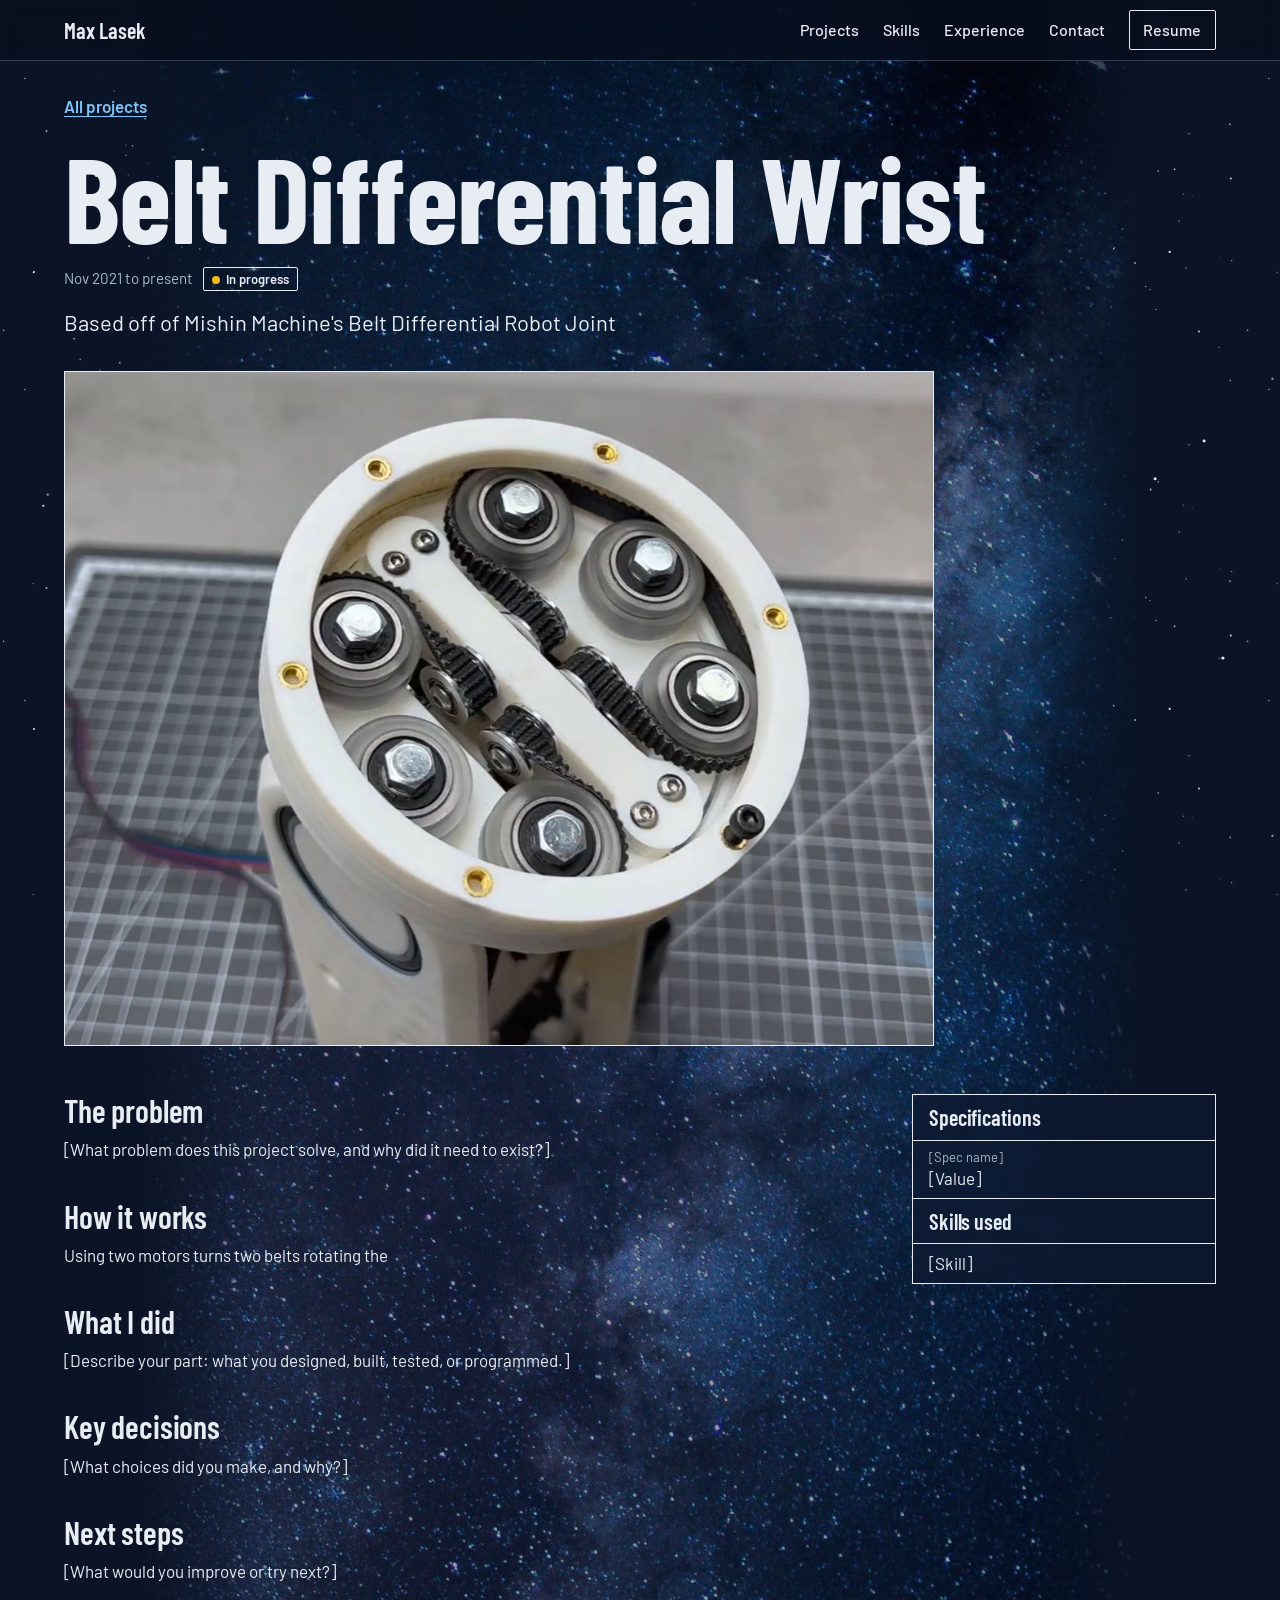
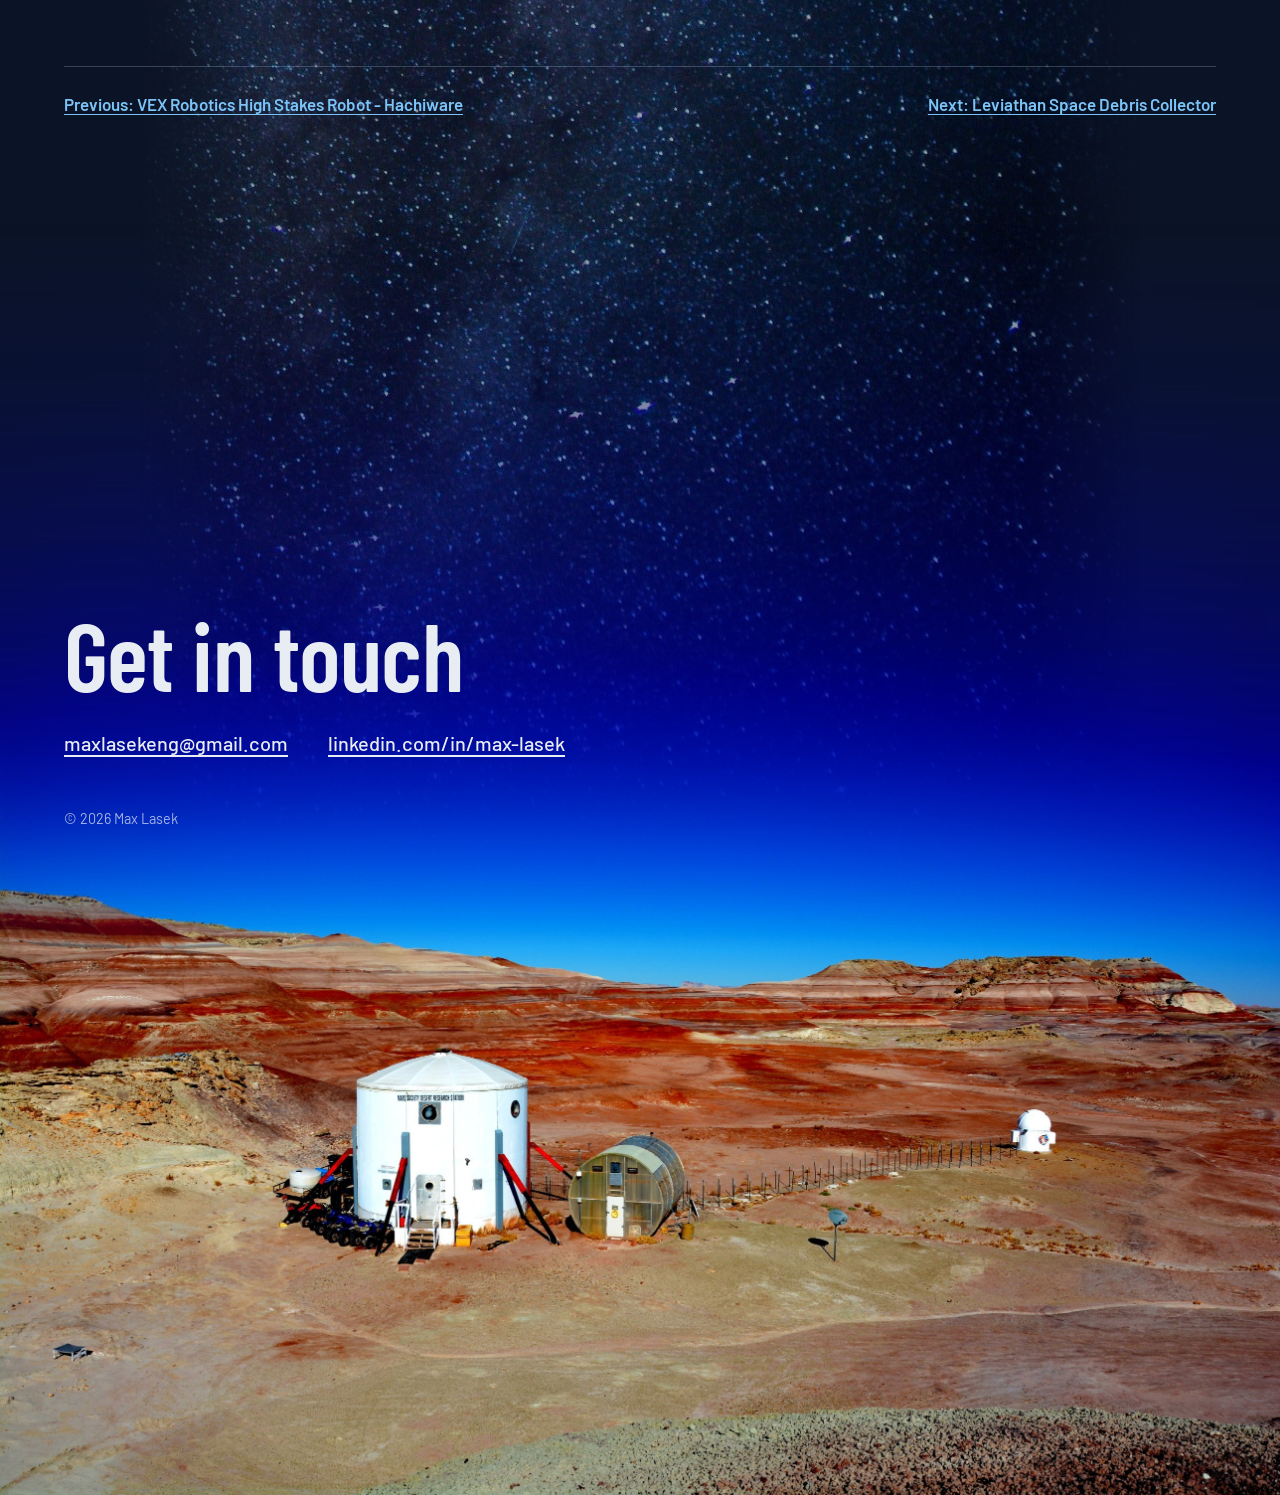
<file: projects/belt-differential-wrist.html>
<!DOCTYPE html>
<html lang="en"><head>
<meta charset="utf-8">
<meta name="viewport" content="width=device-width, initial-scale=1">
<meta name="color-scheme" content="dark">
<meta name="darkreader-lock">
<title>Belt Differential Wrist | Max Lasek</title>
<meta name="description" content="Based off of Mishin Machine's Belt Differential Robot Joint">
<link rel="icon" href="data:image/svg+xml,%3Csvg xmlns='http://www.w3.org/2000/svg' viewBox='0 0 64 64'%3E%3Crect width='64' height='64' fill='%23132238'/%3E%3Ctext x='32' y='44' font-family='Arial Narrow,Arial' font-weight='700' font-size='34' fill='%23fff' text-anchor='middle'%3EML%3C/text%3E%3C/svg%3E">
<link rel="preconnect" href="https://fonts.googleapis.com">
<link rel="preconnect" href="https://fonts.gstatic.com" crossorigin="">
<link href="https://fonts.googleapis.com/css2?family=Barlow:wght@400;500;600&amp;family=Barlow+Condensed:wght@600;700&amp;display=swap" rel="stylesheet">
<link rel="stylesheet" href="../css/style.css">
</head>
<body>
<a class="skip" href="#main">Skip to content</a>
<header class="site-header">
  <div class="wrap">
    <a class="wordmark" href="../index.html">Max Lasek</a>
    <nav class="site-nav" aria-label="Main">
      <a href="../index.html#projects">Projects</a>
      <a class="hide-sm" href="../index.html#skills">Skills</a>
      <a class="hide-sm" href="../index.html#experience">Experience</a>
      <a href="../index.html#contact">Contact</a>
      <a class="button" href="../resume/Max-Lasek-Resume.pdf">Resume</a>
    </nav>
  </div>
</header>

<main id="main">
  <div class="wrap">
    <a class="back" href="../all-projects.html">All projects</a>
    <header class="project-head">
      <h1>Belt Differential Wrist</h1>
      <p class="when">Nov 2021 to present<span class="status active">In progress</span></p>
      <p class="lede">Based off of Mishin Machine's Belt Differential Robot Joint</p>
    </header>
    <div class="figures one"><figure><img src="../images/belt-differential-wrist-1794513456348.jpg" alt="Belt Differential Wrist"></figure></div>
    <div class="detail">
      <div><h2>The problem</h2><p>[What problem does this project solve, and why did it need to exist?]</p><h2>How it works</h2><p>Using two motors turns two belts rotating the </p><h2>What I did</h2><p>[Describe your part: what you designed, built, tested, or programmed.]</p><h2>Key decisions</h2><p>[What choices did you make, and why?]</p><h2>Next steps</h2><p>[What would you improve or try next?]</p></div>
      <aside class="side"><h2>Specifications</h2><ul><li><span>[Spec name]</span>[Value]</li></ul><h2>Skills used</h2><ul><li>[Skill]</li></ul></aside>
    </div>
    <nav class="pager" aria-label="More projects">
      <a href="vex-robotics-high-stakes-robot-hachiware.html">Previous: VEX Robotics High Stakes Robot - Hachiware</a>
      <a href="leviathan-space-debris-collector.html">Next: Leviathan Space Debris Collector</a>
    </nav>
  </div>
</main>

<footer class="contact" id="contact">
  <div class="wrap">
    <h2>Get in touch</h2>
    <div class="links">
      <a href="mailto:maxlasekeng@gmail.com">maxlasekeng@gmail.com</a>
      <a href="https://www.linkedin.com/in/max-lasek">linkedin.com/in/max-lasek</a>
    </div>
    <small>© 2026 Max Lasek</small>
  </div>
</footer>







</body></html>
</file>
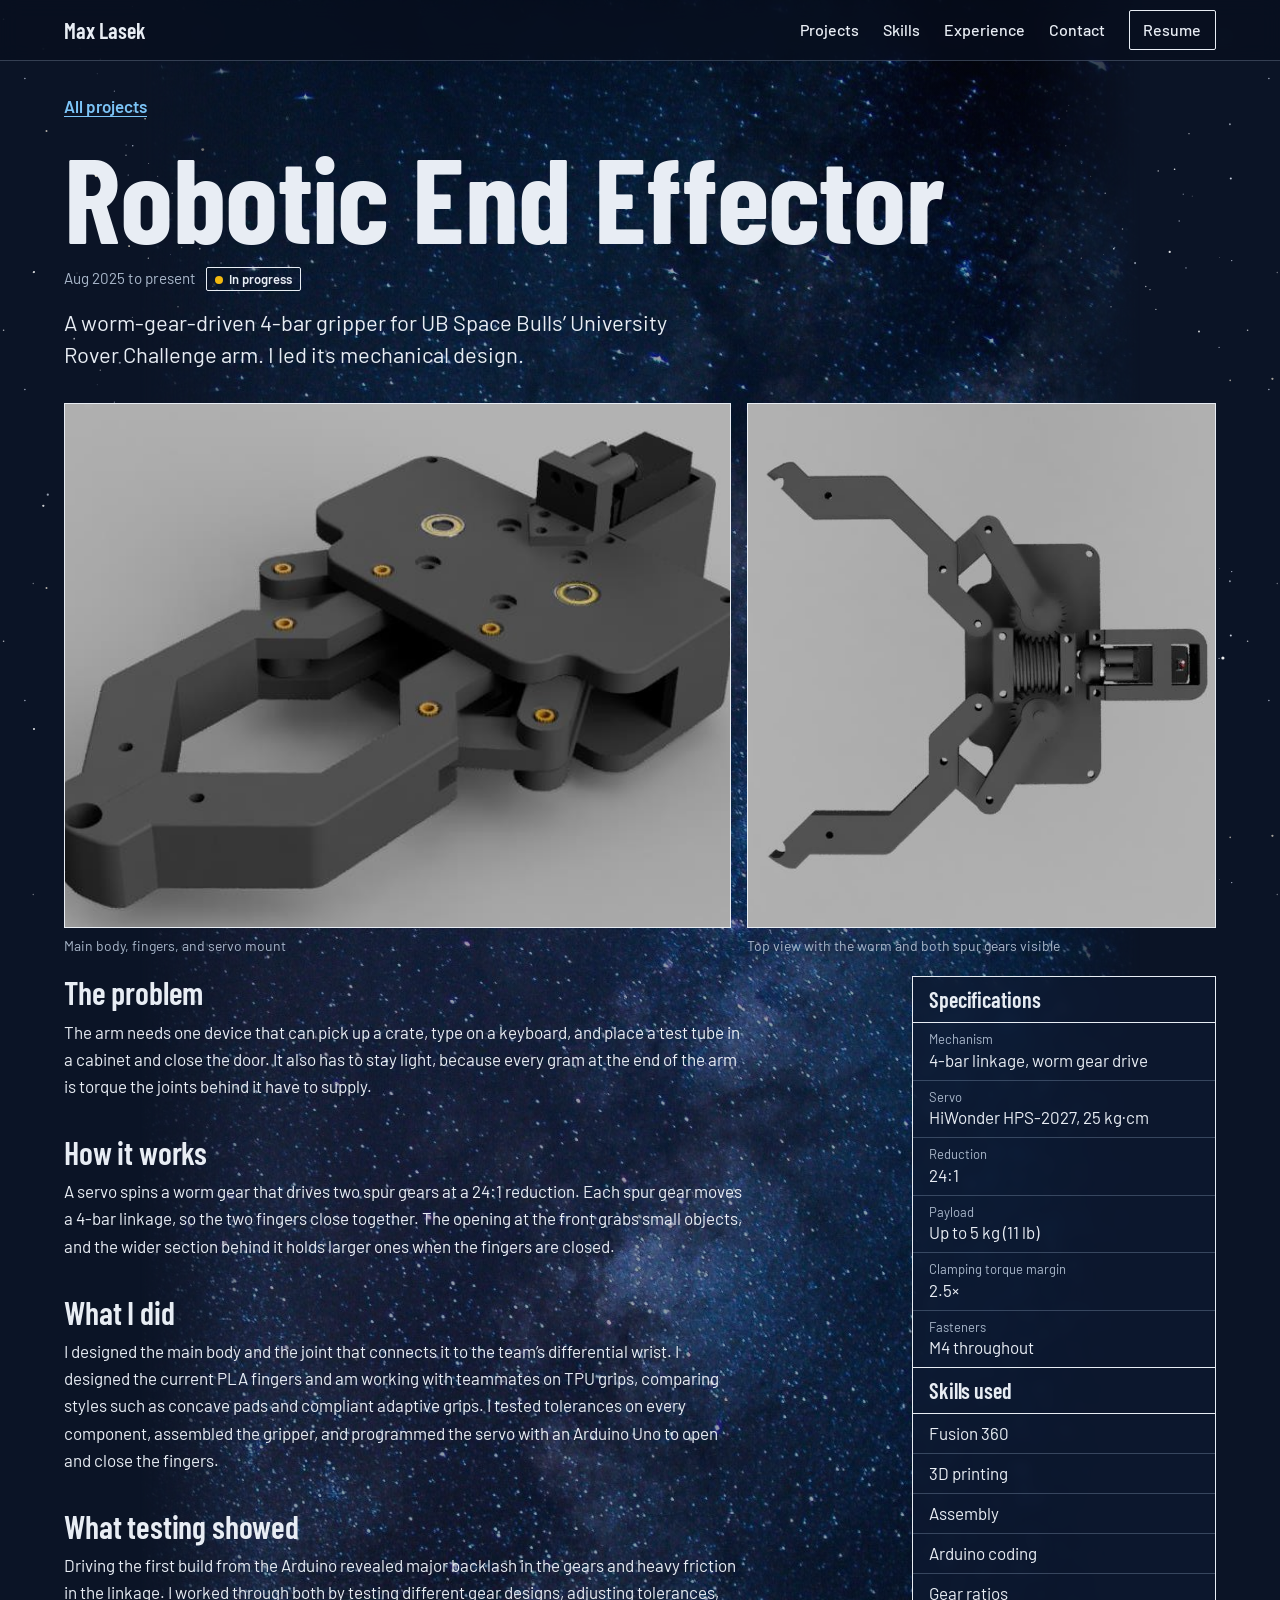
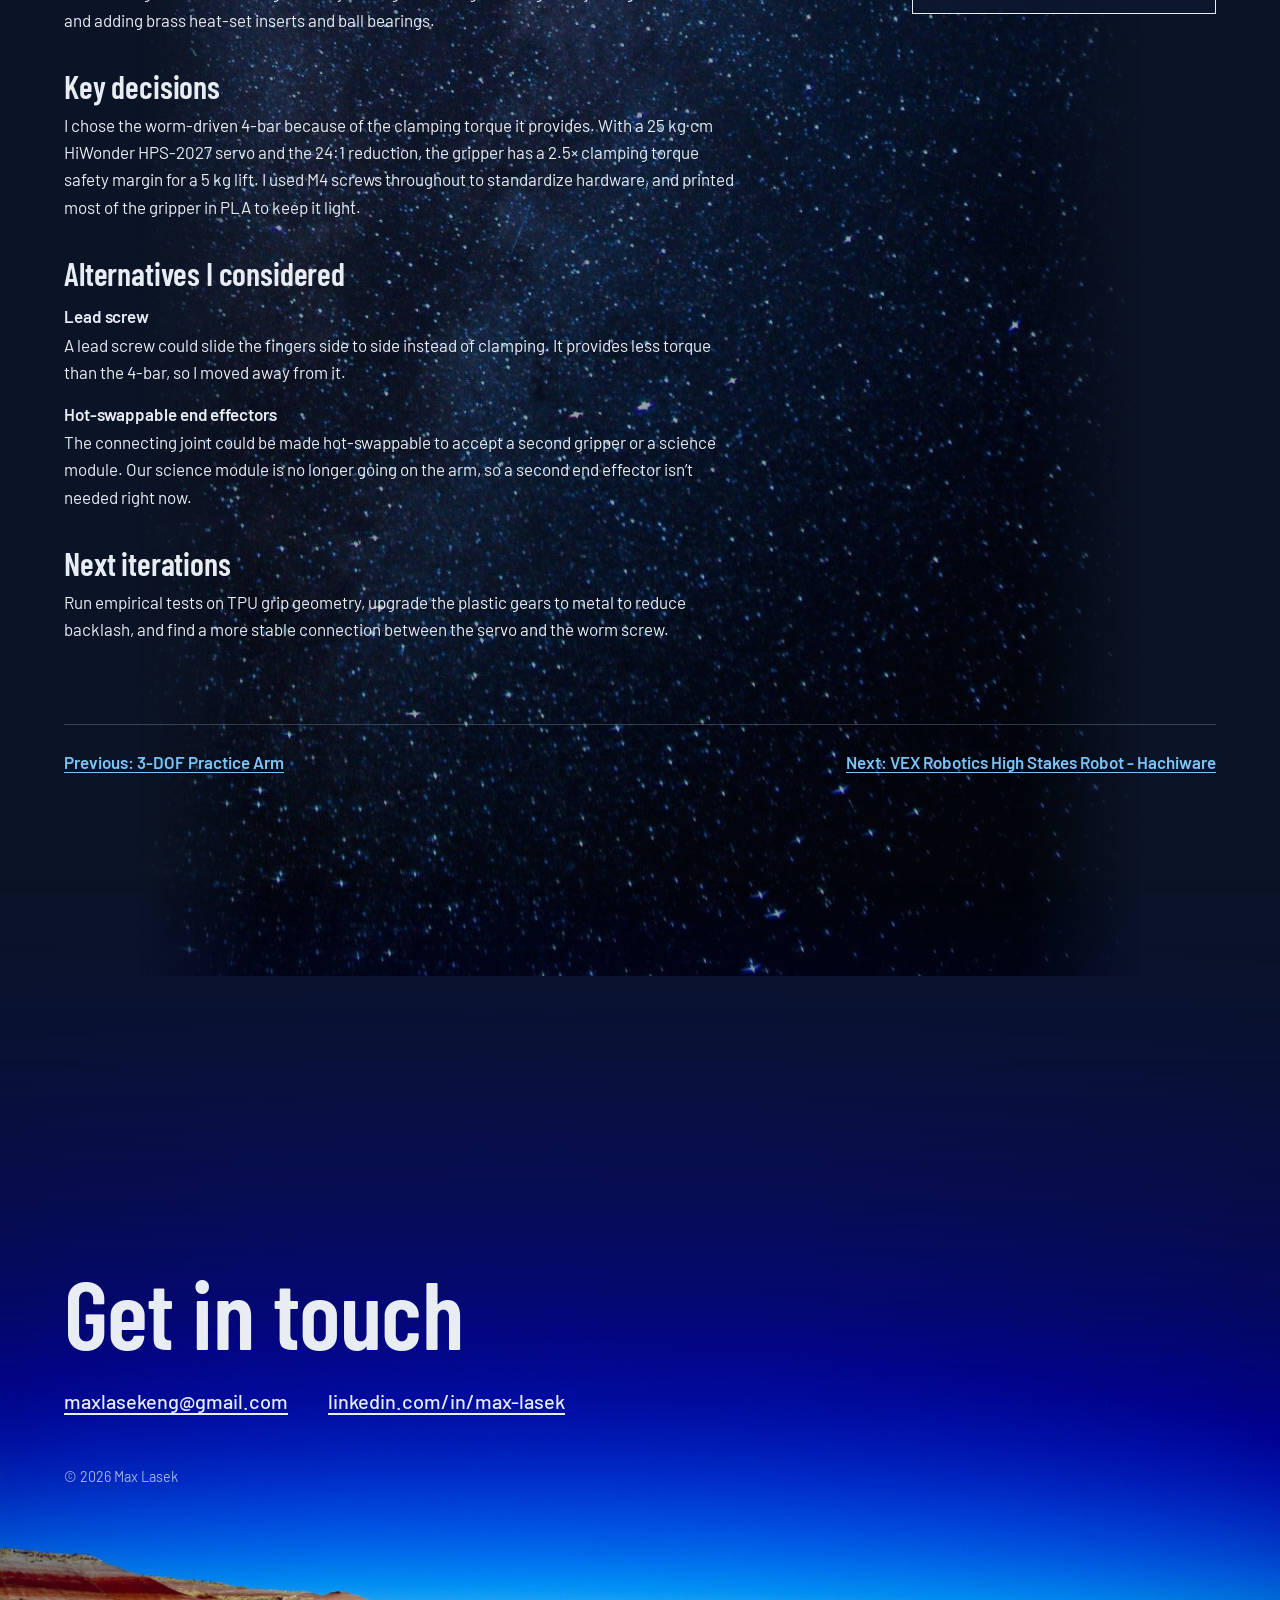
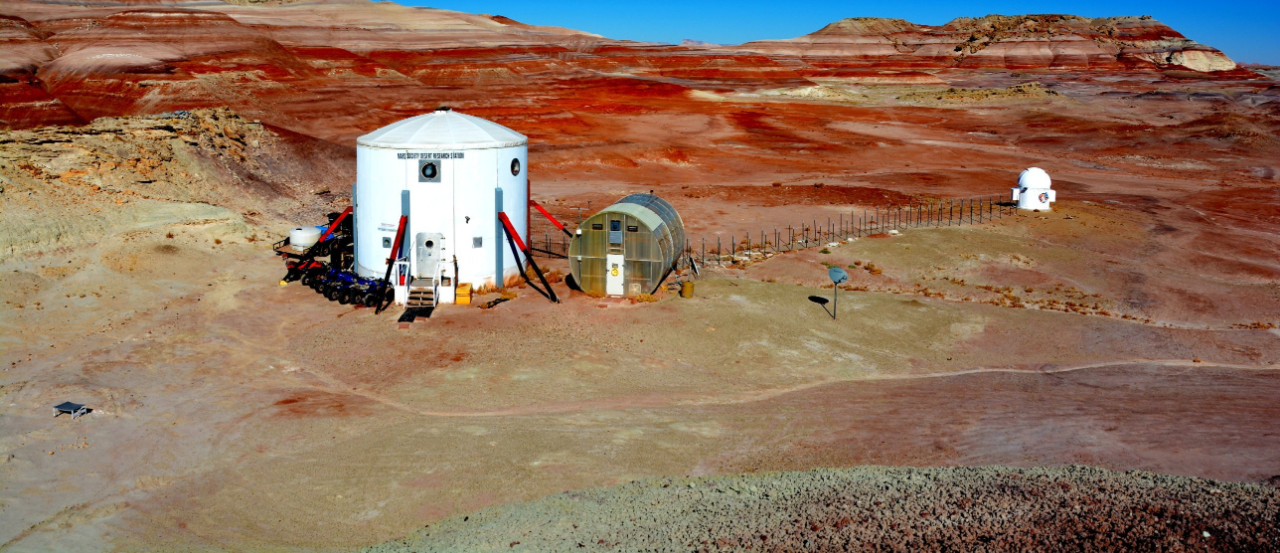
<file: projects/end-effector.html>
<!DOCTYPE html>
<html lang="en"><head>
<meta charset="utf-8">
<meta name="viewport" content="width=device-width, initial-scale=1">
<meta name="color-scheme" content="dark">
<meta name="darkreader-lock">
<title>Robotic End Effector | Max Lasek</title>
<meta name="description" content="A worm-gear-driven 4-bar gripper for UB Space Bulls’ University Rover Challenge arm. I led its mechanical design.">
<link rel="icon" href="data:image/svg+xml,%3Csvg xmlns='http://www.w3.org/2000/svg' viewBox='0 0 64 64'%3E%3Crect width='64' height='64' fill='%23132238'/%3E%3Ctext x='32' y='44' font-family='Arial Narrow,Arial' font-weight='700' font-size='34' fill='%23fff' text-anchor='middle'%3EML%3C/text%3E%3C/svg%3E">
<link rel="preconnect" href="https://fonts.googleapis.com">
<link rel="preconnect" href="https://fonts.gstatic.com" crossorigin="">
<link href="https://fonts.googleapis.com/css2?family=Barlow:wght@400;500;600&amp;family=Barlow+Condensed:wght@600;700&amp;display=swap" rel="stylesheet">
<link rel="stylesheet" href="../css/style.css">
</head>
<body>
<a class="skip" href="#main">Skip to content</a>
<header class="site-header">
  <div class="wrap">
    <a class="wordmark" href="../index.html">Max Lasek</a>
    <nav class="site-nav" aria-label="Main">
      <a href="../index.html#projects">Projects</a>
      <a class="hide-sm" href="../index.html#skills">Skills</a>
      <a class="hide-sm" href="../index.html#experience">Experience</a>
      <a href="../index.html#contact">Contact</a>
      <a class="button" href="../resume/Max-Lasek-Resume.pdf">Resume</a>
    </nav>
  </div>
</header>

<main id="main">
  <div class="wrap">
    <a class="back" href="../all-projects.html">All projects</a>
    <header class="project-head">
      <h1>Robotic End Effector</h1>
      <p class="when">Aug 2025 to present<span class="status active">In progress</span></p>
      <p class="lede">A worm-gear-driven 4-bar gripper for UB Space Bulls’ University Rover Challenge arm. I led its mechanical design.</p>
    </header>
    <div class="figures two">
      <figure><img src="../images/effector-iso.jpg" alt="Angled CAD render of the end effector showing the main body, brass heat-set inserts, and servo mount" width="703" height="494"><figcaption>Main body, fingers, and servo mount</figcaption></figure>
      <figure><img src="../images/effector-top.jpg" alt="Top-down CAD render of the end effector with fingers open, showing the worm gear between two spur gears" width="607" height="642"><figcaption>Top view with the worm and both spur gears visible</figcaption></figure>
    </div>
    <div class="detail">
      <div>
      <h2>The problem</h2>
      <p>The arm needs one device that can pick up a crate, type on a keyboard, and place a test tube in a cabinet and close the door. It also has to stay light, because every gram at the end of the arm is torque the joints behind it have to supply.</p>
      <h2>How it works</h2>
      <p>A servo spins a worm gear that drives two spur gears at a 24:1 reduction. Each spur gear moves a 4-bar linkage, so the two fingers close together. The opening at the front grabs small objects, and the wider section behind it holds larger ones when the fingers are closed.</p>
      <h2>What I did</h2>
      <p>I designed the main body and the joint that connects it to the team’s differential wrist. I designed the current PLA fingers and am working with teammates on TPU grips, comparing styles such as concave pads and compliant adaptive grips. I tested tolerances on every component, assembled the gripper, and programmed the servo with an Arduino Uno to open and close the fingers.</p>
      <h2>What testing showed</h2>
      <p>Driving the first build from the Arduino revealed major backlash in the gears and heavy friction in the linkage. I worked through both by testing different gear designs, adjusting tolerances, and adding brass heat-set inserts and ball bearings.</p>
      <h2>Key decisions</h2>
      <p>I chose the worm-driven 4-bar because of the clamping torque it provides. With a 25 kg·cm HiWonder HPS-2027 servo and the 24:1 reduction, the gripper has a 2.5× clamping torque safety margin for a 5 kg lift. I used M4 screws throughout to standardize hardware, and printed most of the gripper in PLA to keep it light.</p>
      <h2>Alternatives I considered</h2>
      <h3>Lead screw</h3>
      <p>A lead screw could slide the fingers side to side instead of clamping. It provides less torque than the 4-bar, so I moved away from it.</p>
      <h3>Hot-swappable end effectors</h3>
      <p>The connecting joint could be made hot-swappable to accept a second gripper or a science module. Our science module is no longer going on the arm, so a second end effector isn’t needed right now.</p>
      <h2>Next iterations</h2>
      <p>Run empirical tests on TPU grip geometry, upgrade the plastic gears to metal to reduce backlash, and find a more stable connection between the servo and the worm screw.</p>
      </div>
      <aside class="side"><h2>Specifications</h2><ul><li><span>Mechanism</span>4-bar linkage, worm gear drive</li><li><span>Servo</span>HiWonder HPS-2027, 25 kg·cm</li><li><span>Reduction</span>24:1</li><li><span>Payload</span>Up to 5 kg (11 lb)</li><li><span>Clamping torque margin</span>2.5×</li><li><span>Fasteners</span>M4 throughout</li></ul><h2>Skills used</h2><ul><li>Fusion 360</li><li>3D printing</li><li>Assembly</li><li>Arduino coding</li><li>Gear ratios</li></ul></aside>
    </div>
    <nav class="pager" aria-label="More projects">
      <a href="practice-arm.html">Previous: 3-DOF Practice Arm</a>
      <a href="vex-robotics-high-stakes-robot-hachiware.html">Next: VEX Robotics High Stakes Robot - Hachiware</a>
    </nav>
  </div>
</main>

<footer class="contact" id="contact">
  <div class="wrap">
    <h2>Get in touch</h2>
    <div class="links">
      <a href="mailto:maxlasekeng@gmail.com">maxlasekeng@gmail.com</a>
      <a href="https://www.linkedin.com/in/max-lasek">linkedin.com/in/max-lasek</a>
    </div>
    <small>© 2026 Max Lasek</small>
  </div>
</footer>






</body></html>
</file>
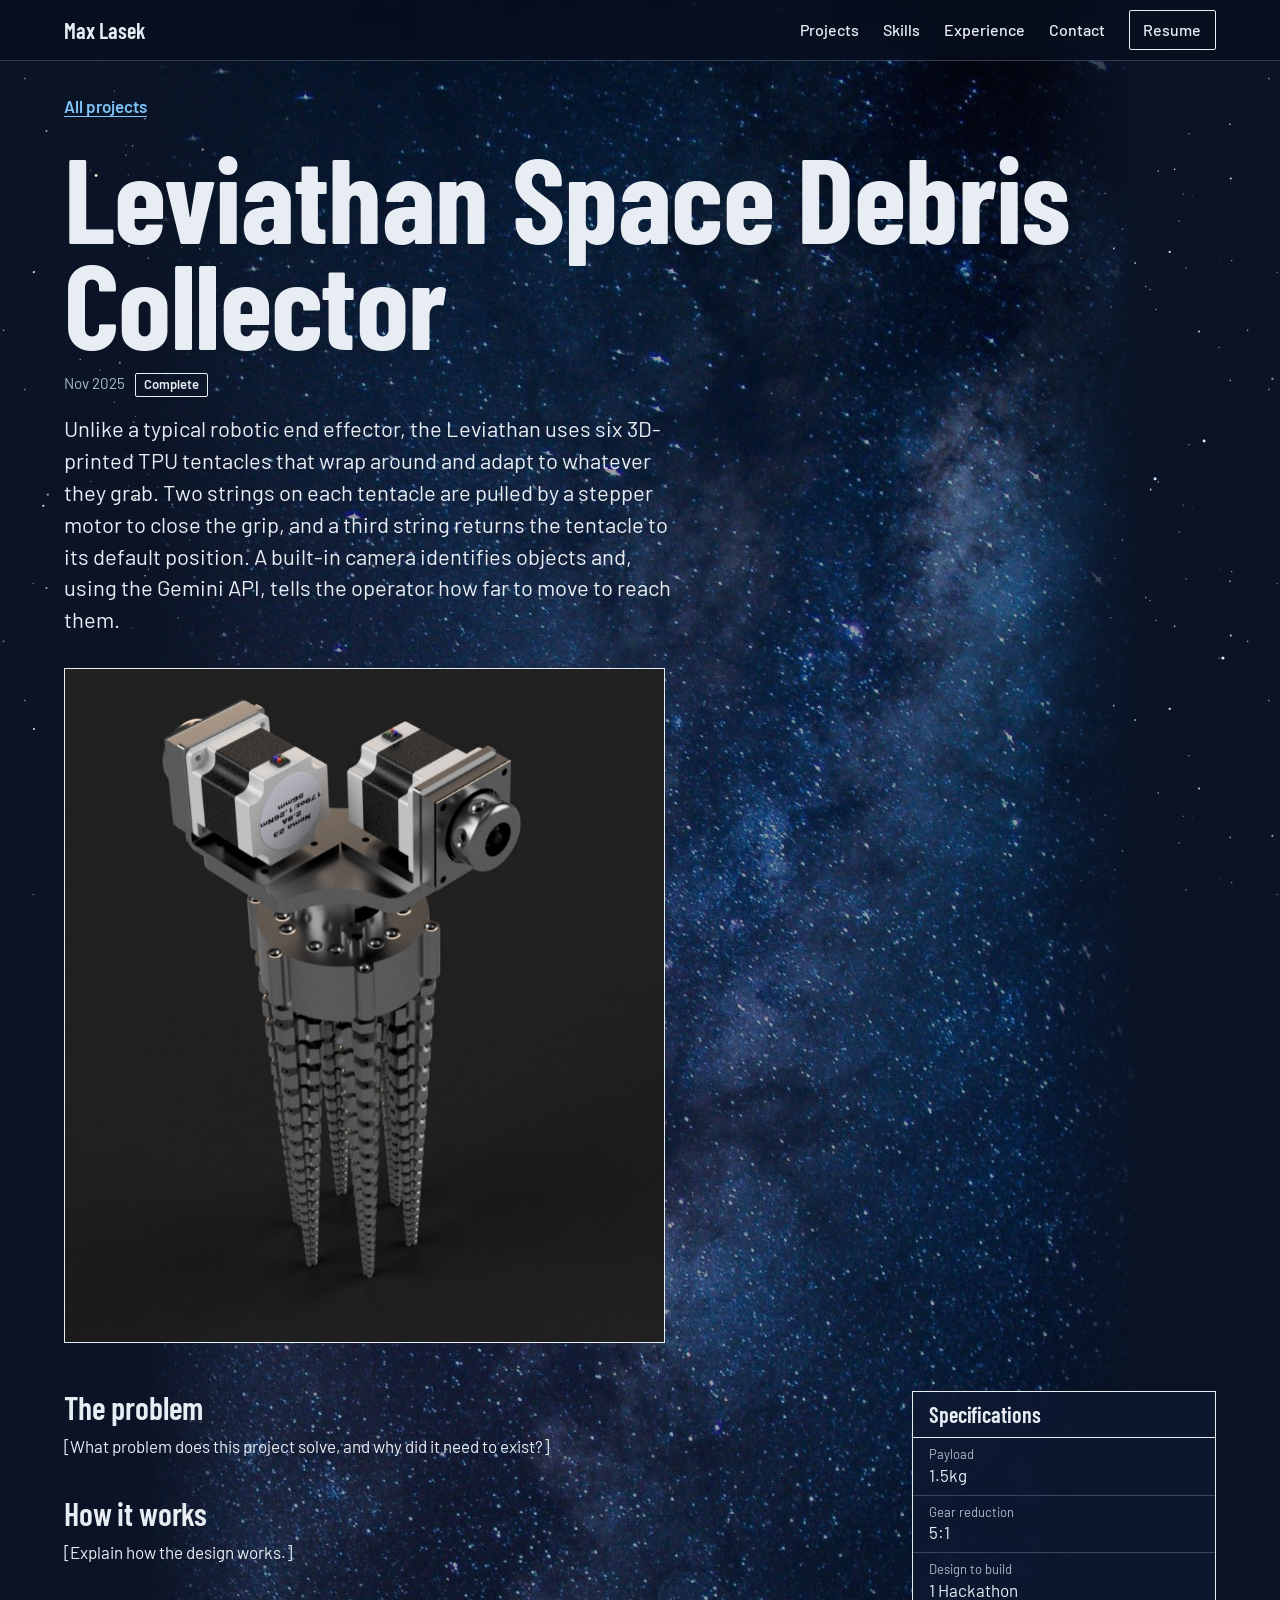
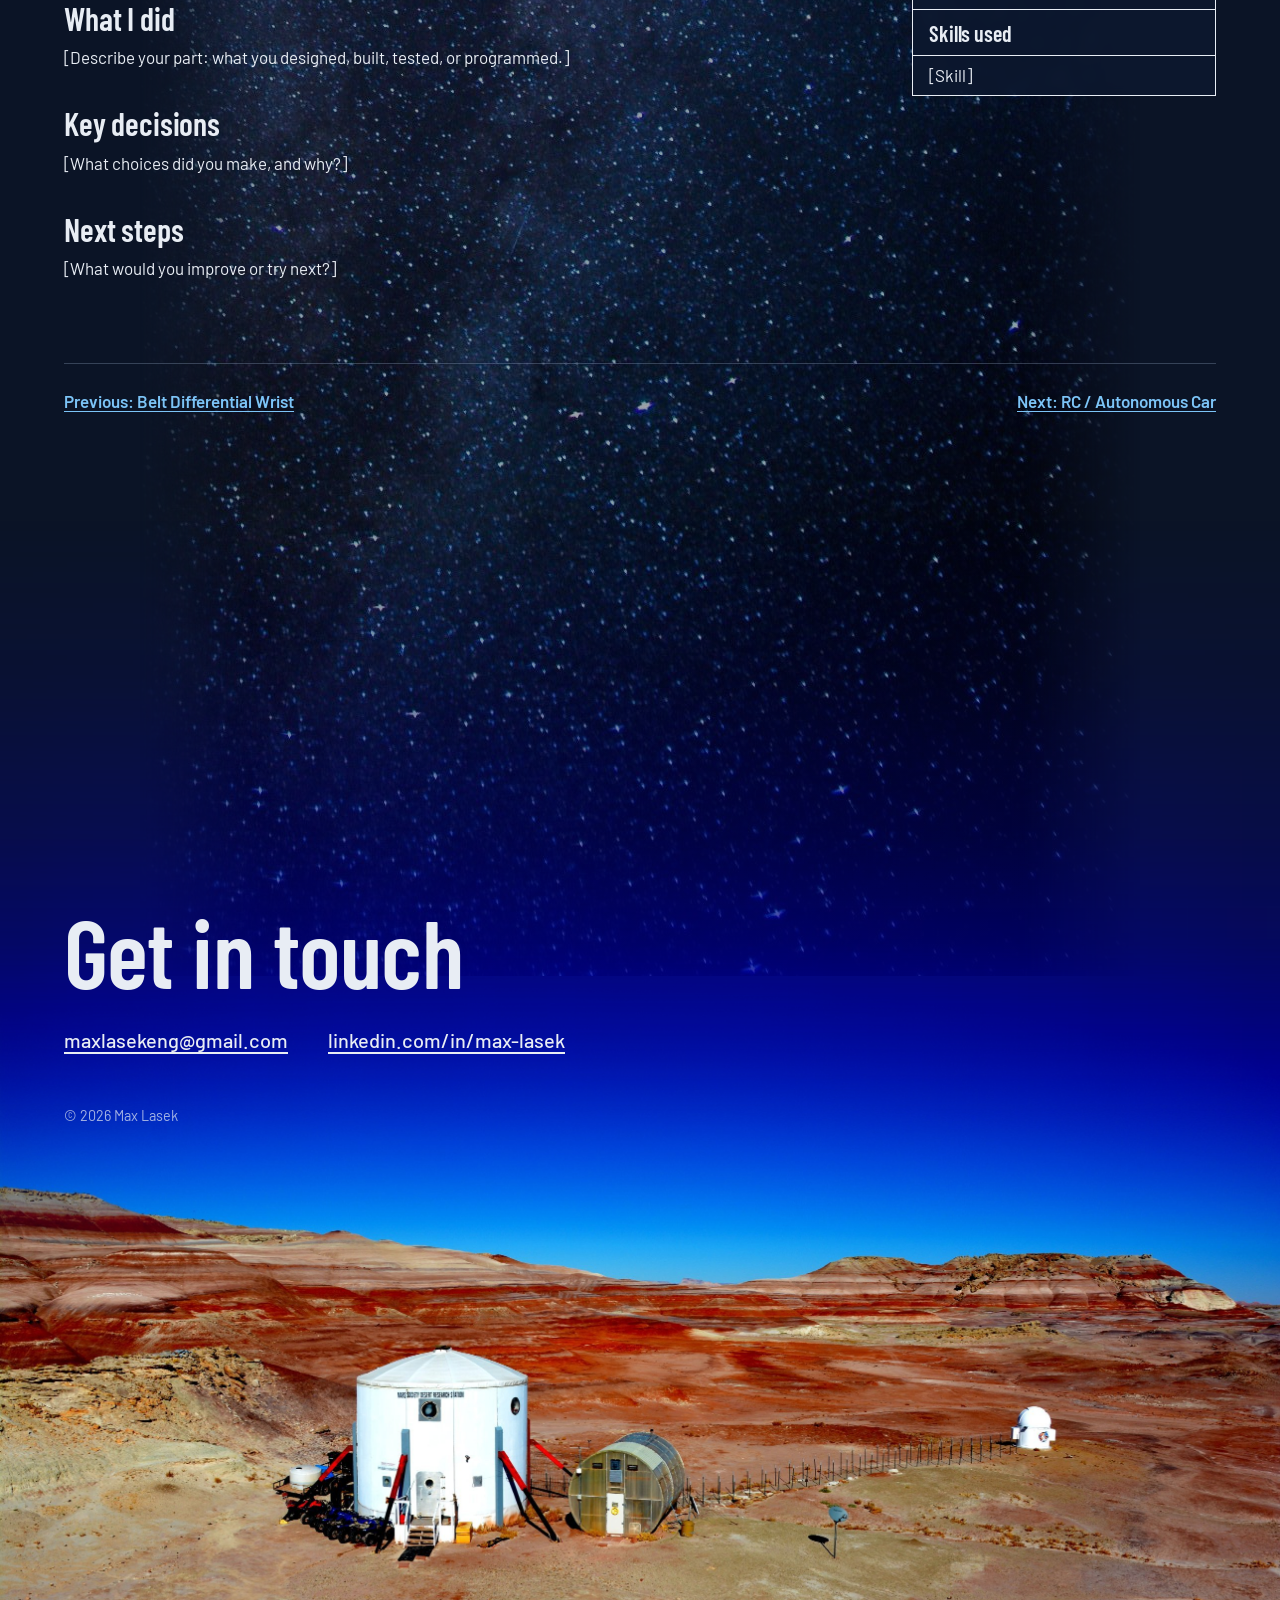
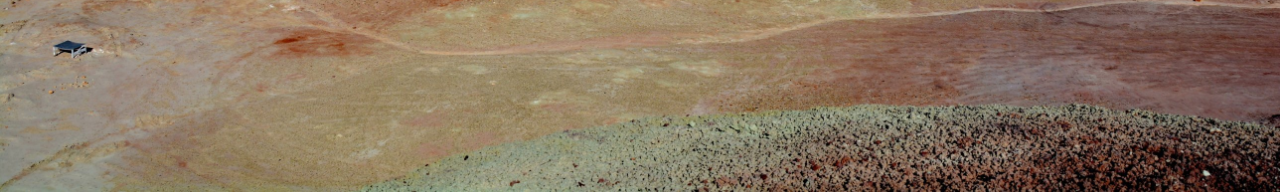
<file: projects/leviathan-space-debris-collector.html>
<!DOCTYPE html>
<html lang="en"><head>
<meta charset="utf-8">
<meta name="viewport" content="width=device-width, initial-scale=1">
<meta name="color-scheme" content="dark">
<meta name="darkreader-lock">
<title>Leviathan Space Debris Collector | Max Lasek</title>
<meta name="description" content="Unlike a typical robotic end effector, the Leviathan uses six 3D-printed TPU tentacles that wrap around and adapt to whatever they grab. Two strings on each tentacle are pulled by a stepper motor to close the grip, and a third string returns the tentacle to its default position. A built-in camera identifies objects and, using the Gemini API, tells the operator how far to move to reach them.">
<link rel="icon" href="data:image/svg+xml,%3Csvg xmlns='http://www.w3.org/2000/svg' viewBox='0 0 64 64'%3E%3Crect width='64' height='64' fill='%23132238'/%3E%3Ctext x='32' y='44' font-family='Arial Narrow,Arial' font-weight='700' font-size='34' fill='%23fff' text-anchor='middle'%3EML%3C/text%3E%3C/svg%3E">
<link rel="preconnect" href="https://fonts.googleapis.com">
<link rel="preconnect" href="https://fonts.gstatic.com" crossorigin="">
<link href="https://fonts.googleapis.com/css2?family=Barlow:wght@400;500;600&amp;family=Barlow+Condensed:wght@600;700&amp;display=swap" rel="stylesheet">
<link rel="stylesheet" href="../css/style.css">
</head>
<body>
<a class="skip" href="#main">Skip to content</a>
<header class="site-header">
  <div class="wrap">
    <a class="wordmark" href="../index.html">Max Lasek</a>
    <nav class="site-nav" aria-label="Main">
      <a href="../index.html#projects">Projects</a>
      <a class="hide-sm" href="../index.html#skills">Skills</a>
      <a class="hide-sm" href="../index.html#experience">Experience</a>
      <a href="../index.html#contact">Contact</a>
      <a class="button" href="../resume/Max-Lasek-Resume.pdf">Resume</a>
    </nav>
  </div>
</header>

<main id="main">
  <div class="wrap">
    <a class="back" href="../all-projects.html">All projects</a>
    <header class="project-head">
      <h1>Leviathan Space Debris Collector</h1>
      <p class="when">Nov 2025<span class="status">Complete</span></p>
      <p class="lede">Unlike a typical robotic end effector, the Leviathan uses six 3D-printed TPU tentacles that wrap around and adapt to whatever they grab. Two strings on each tentacle are pulled by a stepper motor to close the grip, and a third string returns the tentacle to its default position. A built-in camera identifies objects and, using the Gemini API, tells the operator how far to move to reach them.</p>
    </header>
    <div class="figures one"><figure><img src="../images/leviathan-space-debris-collector-1794522379616.jpg" alt="Leviathan Space Debris Collector"></figure></div>
    <div class="detail">
      <div><h2>The problem</h2><p>[What problem does this project solve, and why did it need to exist?]</p><h2>How it works</h2><p>[Explain how the design works.]</p><h2>What I did</h2><p>[Describe your part: what you designed, built, tested, or programmed.]</p><h2>Key decisions</h2><p>[What choices did you make, and why?]</p><h2>Next steps</h2><p>[What would you improve or try next?]</p></div>
      <aside class="side"><h2>Specifications</h2><ul><li><span>Payload</span>1.5kg</li><li><span>Gear reduction</span>5:1</li><li><span>Design to build</span>1 Hackathon</li></ul><h2>Skills used</h2><ul><li>[Skill]</li></ul></aside>
    </div>
    <nav class="pager" aria-label="More projects">
      <a href="belt-differential-wrist.html">Previous: Belt Differential Wrist</a>
      <a href="rc-av-car.html">Next: RC / Autonomous Car</a>
    </nav>
  </div>
</main>

<footer class="contact" id="contact">
  <div class="wrap">
    <h2>Get in touch</h2>
    <div class="links">
      <a href="mailto:maxlasekeng@gmail.com">maxlasekeng@gmail.com</a>
      <a href="https://www.linkedin.com/in/max-lasek">linkedin.com/in/max-lasek</a>
    </div>
    <small>© 2026 Max Lasek</small>
  </div>
</footer>




</body></html>
</file>
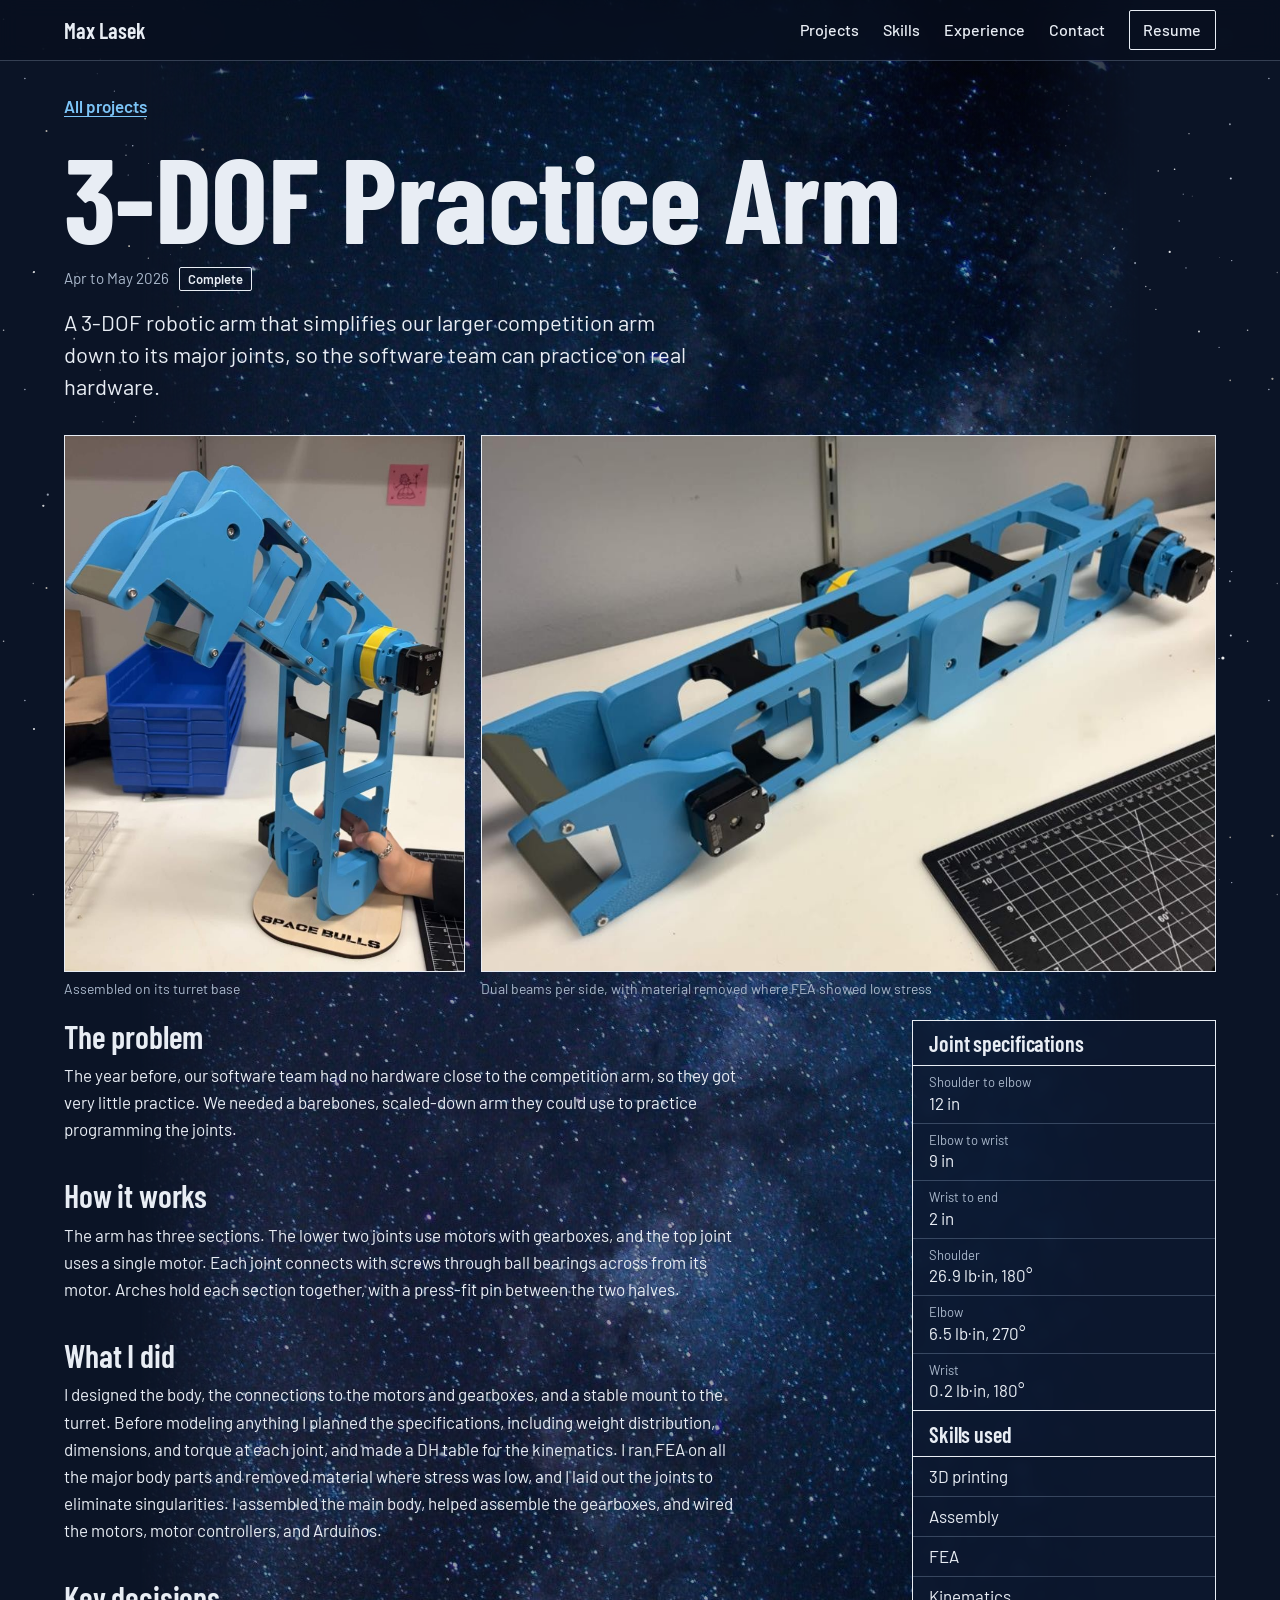
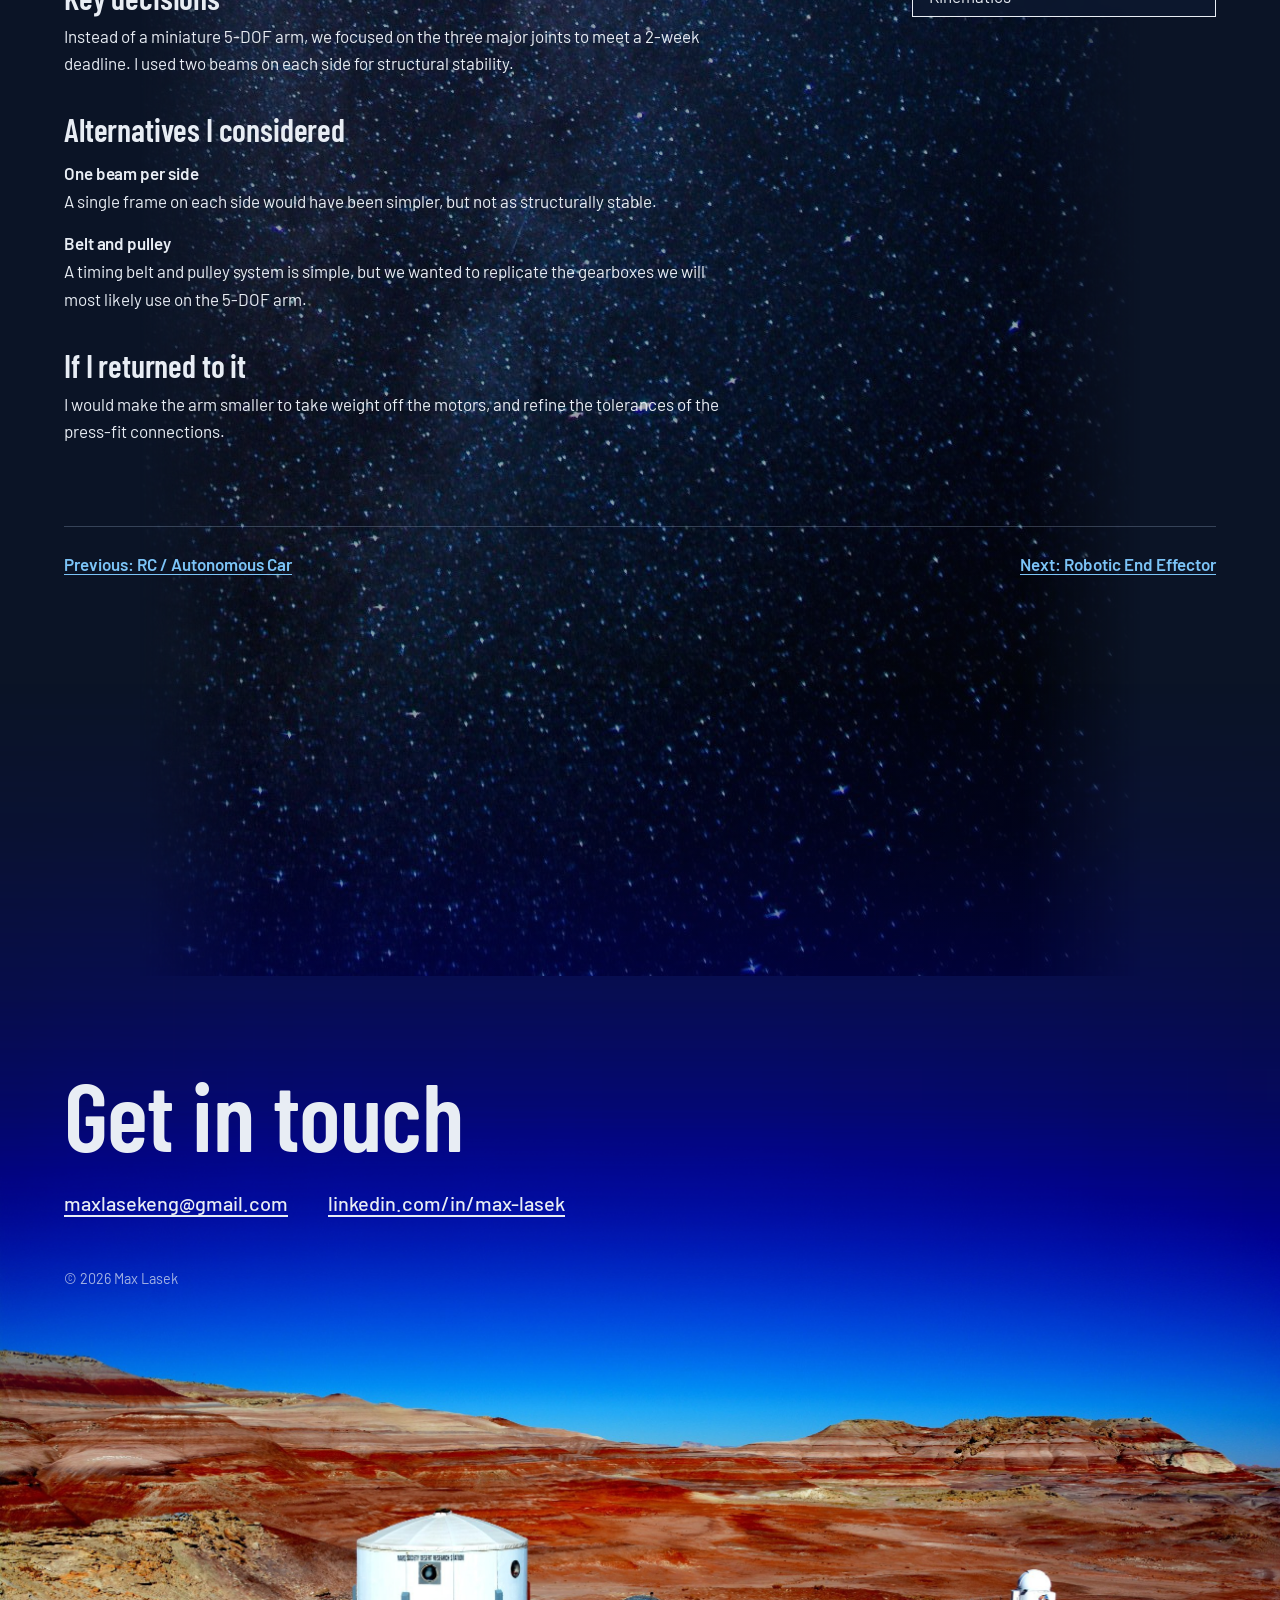
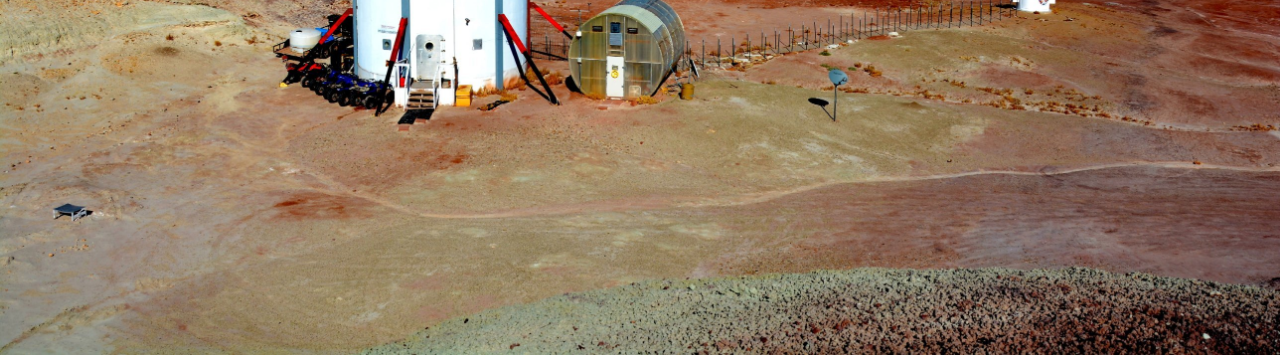
<file: projects/practice-arm.html>
<!DOCTYPE html>
<html lang="en"><head>
<meta charset="utf-8">
<meta name="viewport" content="width=device-width, initial-scale=1">
<meta name="color-scheme" content="dark">
<meta name="darkreader-lock">
<title>3-DOF Practice Arm | Max Lasek</title>
<meta name="description" content="A 3-DOF robotic arm that simplifies our larger competition arm down to its major joints, so the software team can practice on real hardware.">
<link rel="icon" href="data:image/svg+xml,%3Csvg xmlns='http://www.w3.org/2000/svg' viewBox='0 0 64 64'%3E%3Crect width='64' height='64' fill='%23132238'/%3E%3Ctext x='32' y='44' font-family='Arial Narrow,Arial' font-weight='700' font-size='34' fill='%23fff' text-anchor='middle'%3EML%3C/text%3E%3C/svg%3E">
<link rel="preconnect" href="https://fonts.googleapis.com">
<link rel="preconnect" href="https://fonts.gstatic.com" crossorigin="">
<link href="https://fonts.googleapis.com/css2?family=Barlow:wght@400;500;600&amp;family=Barlow+Condensed:wght@600;700&amp;display=swap" rel="stylesheet">
<link rel="stylesheet" href="../css/style.css">
</head>
<body>
<a class="skip" href="#main">Skip to content</a>
<header class="site-header">
  <div class="wrap">
    <a class="wordmark" href="../index.html">Max Lasek</a>
    <nav class="site-nav" aria-label="Main">
      <a href="../index.html#projects">Projects</a>
      <a class="hide-sm" href="../index.html#skills">Skills</a>
      <a class="hide-sm" href="../index.html#experience">Experience</a>
      <a href="../index.html#contact">Contact</a>
      <a class="button" href="../resume/Max-Lasek-Resume.pdf">Resume</a>
    </nav>
  </div>
</header>

<main id="main">
  <div class="wrap">
    <a class="back" href="../all-projects.html">All projects</a>
    <header class="project-head">
      <h1>3-DOF Practice Arm</h1>
      <p class="when">Apr to May 2026<span class="status">Complete</span></p>
      <p class="lede">A 3-DOF robotic arm that simplifies our larger competition arm down to its major joints, so the software team can practice on real hardware.</p>
    </header>
    <div class="figures tall">
      <figure><img src="../images/arm-standing.jpg" alt="Blue 3D-printed robot arm standing on a wooden Space Bulls base, bent at the elbow" width="822" height="1041"><figcaption>Assembled on its turret base</figcaption></figure>
      <figure><img src="../images/arm-flat.jpg" alt="The same arm laid flat on a workbench, showing dual beams on each side and the stepper motors at each joint" width="1031" height="702"><figcaption>Dual beams per side, with material removed where FEA showed low stress</figcaption></figure>
    </div>
    <div class="detail">
      <div>
      <h2>The problem</h2>
      <p>The year before, our software team had no hardware close to the competition arm, so they got very little practice. We needed a barebones, scaled-down arm they could use to practice programming the joints.</p>
      <h2>How it works</h2>
      <p>The arm has three sections. The lower two joints use motors with gearboxes, and the top joint uses a single motor. Each joint connects with screws through ball bearings across from its motor. Arches hold each section together, with a press-fit pin between the two halves.</p>
      <h2>What I did</h2>
      <p>I designed the body, the connections to the motors and gearboxes, and a stable mount to the turret. Before modeling anything I planned the specifications, including weight distribution, dimensions, and torque at each joint, and made a DH table for the kinematics. I ran FEA on all the major body parts and removed material where stress was low, and I laid out the joints to eliminate singularities. I assembled the main body, helped assemble the gearboxes, and wired the motors, motor controllers, and Arduinos.</p>
      <h2>Key decisions</h2>
      <p>Instead of a miniature 5-DOF arm, we focused on the three major joints to meet a 2-week deadline. I used two beams on each side for structural stability.</p>
      <h2>Alternatives I considered</h2>
      <h3>One beam per side</h3>
      <p>A single frame on each side would have been simpler, but not as structurally stable.</p>
      <h3>Belt and pulley</h3>
      <p>A timing belt and pulley system is simple, but we wanted to replicate the gearboxes we will most likely use on the 5-DOF arm.</p>
      <h2>If I returned to it</h2>
      <p>I would make the arm smaller to take weight off the motors, and refine the tolerances of the press-fit connections.</p>
      </div>
      <aside class="side"><h2>Joint specifications</h2><ul><li><span>Shoulder to elbow</span>12 in</li><li><span>Elbow to wrist</span>9 in</li><li><span>Wrist to end</span>2 in</li><li><span>Shoulder</span>26.9 lb·in, 180°</li><li><span>Elbow</span>6.5 lb·in, 270°</li><li><span>Wrist</span>0.2 lb·in, 180°</li></ul><h2>Skills used</h2><ul><li>3D printing</li><li>Assembly</li><li>FEA</li><li>Kinematics</li></ul></aside>
    </div>
    <nav class="pager" aria-label="More projects">
      <a href="rc-av-car.html">Previous: RC / Autonomous Car</a>
      <a href="end-effector.html">Next: Robotic End Effector</a>
    </nav>
  </div>
</main>

<footer class="contact" id="contact">
  <div class="wrap">
    <h2>Get in touch</h2>
    <div class="links">
      <a href="mailto:maxlasekeng@gmail.com">maxlasekeng@gmail.com</a>
      <a href="https://www.linkedin.com/in/max-lasek">linkedin.com/in/max-lasek</a>
    </div>
    <small>© 2026 Max Lasek</small>
  </div>
</footer>




</body></html>
</file>
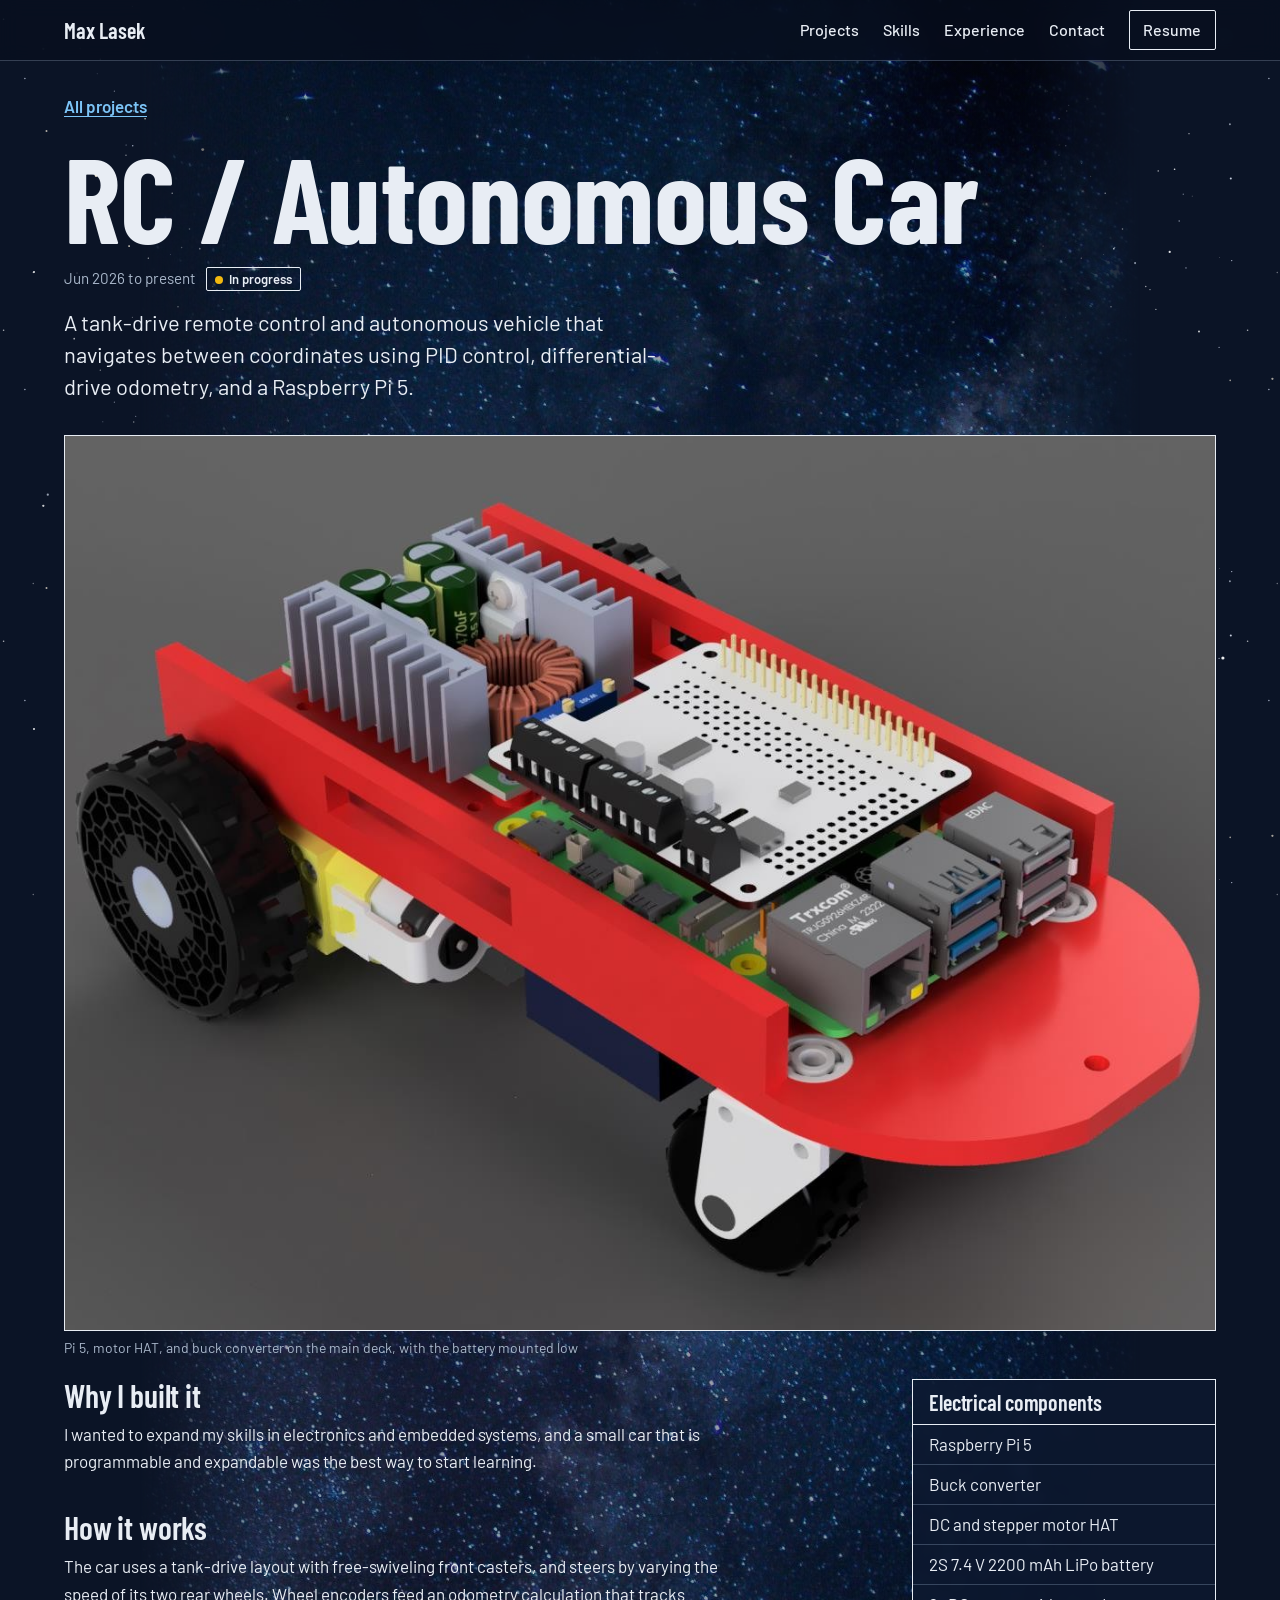
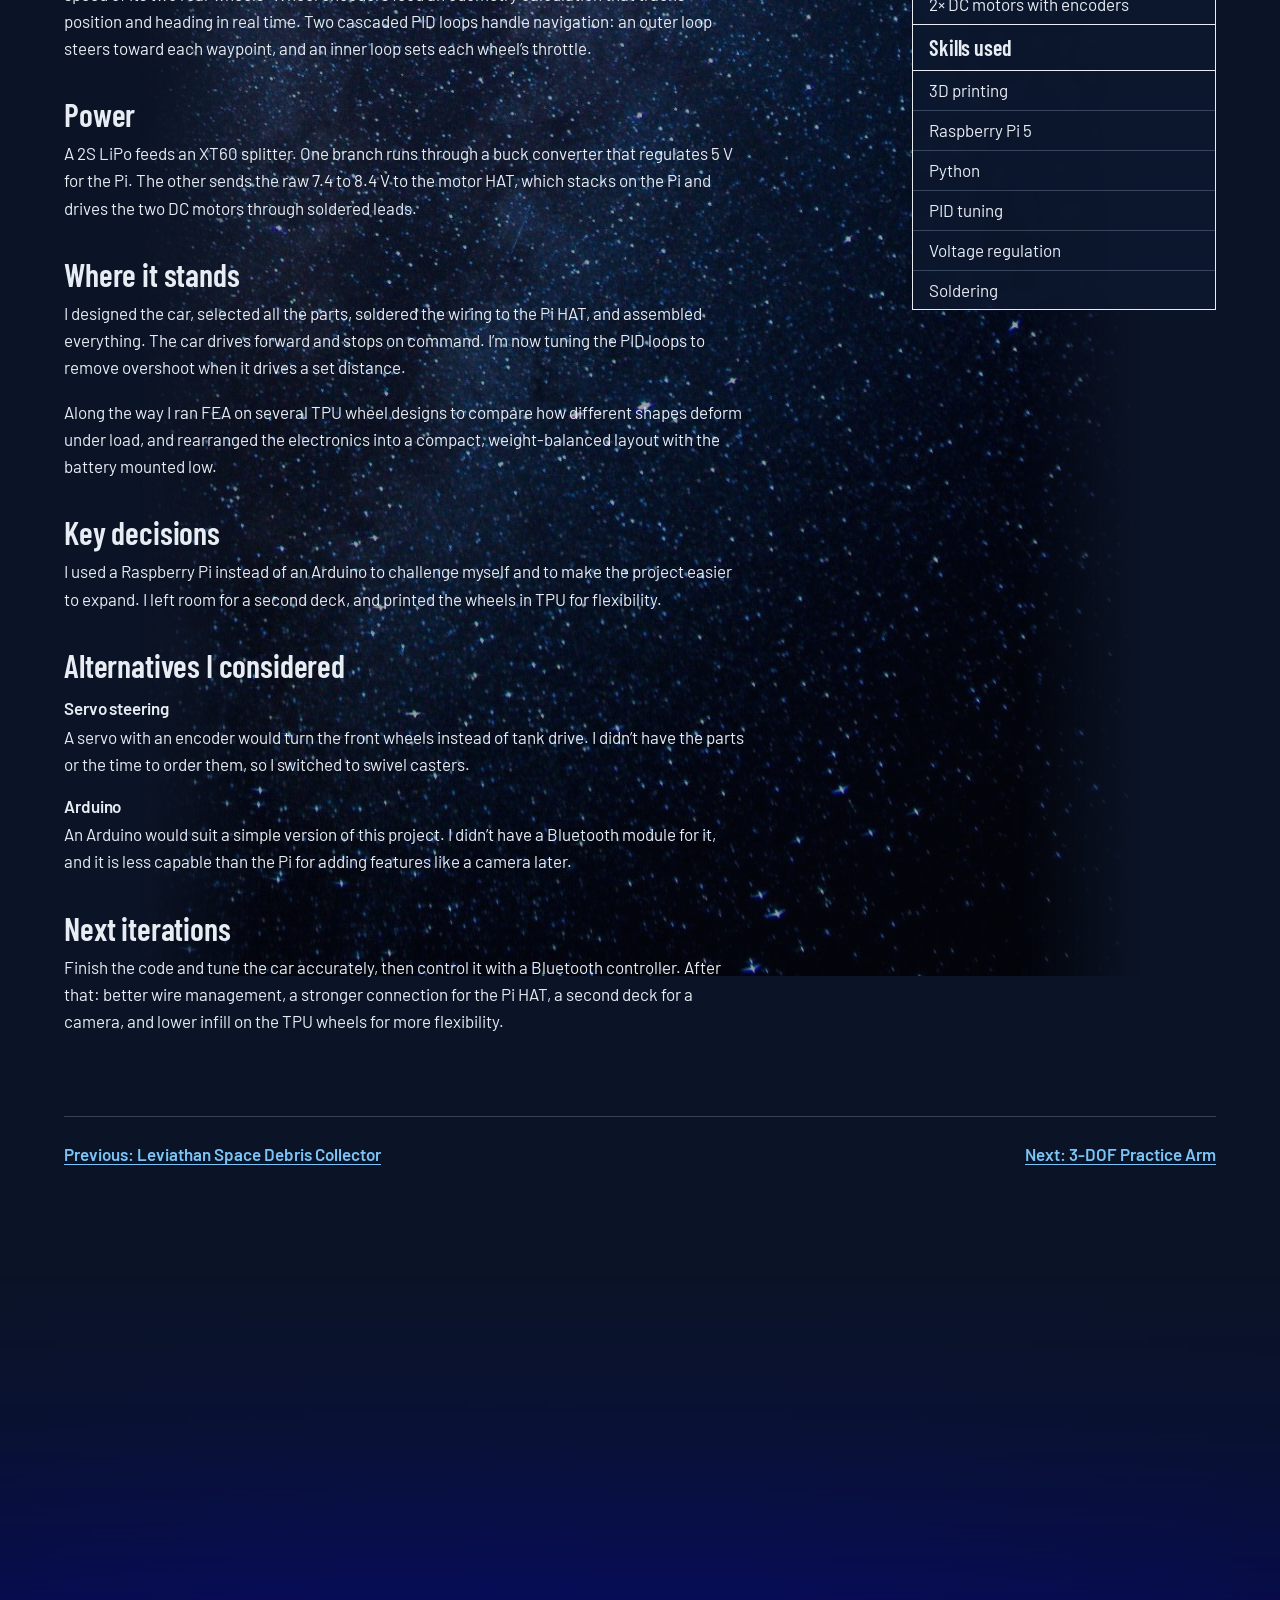
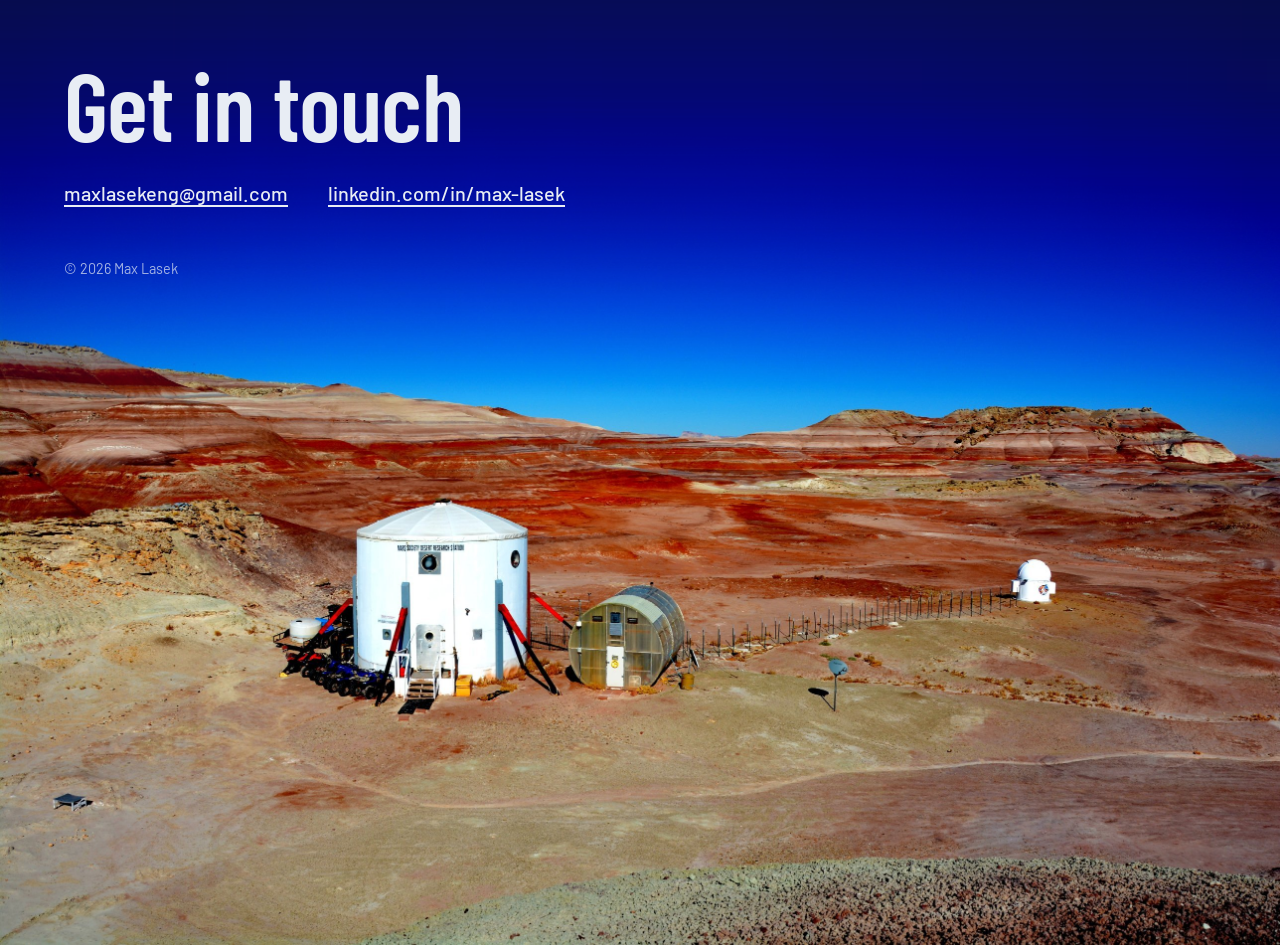
<file: projects/rc-av-car.html>
<!DOCTYPE html>
<html lang="en"><head>
<meta charset="utf-8">
<meta name="viewport" content="width=device-width, initial-scale=1">
<meta name="color-scheme" content="dark">
<meta name="darkreader-lock">
<title>RC / Autonomous Car | Max Lasek</title>
<meta name="description" content="A tank-drive remote control and autonomous vehicle that navigates between coordinates using PID control, differential-drive odometry, and a Raspberry Pi 5.">
<link rel="icon" href="data:image/svg+xml,%3Csvg xmlns='http://www.w3.org/2000/svg' viewBox='0 0 64 64'%3E%3Crect width='64' height='64' fill='%23132238'/%3E%3Ctext x='32' y='44' font-family='Arial Narrow,Arial' font-weight='700' font-size='34' fill='%23fff' text-anchor='middle'%3EML%3C/text%3E%3C/svg%3E">
<link rel="preconnect" href="https://fonts.googleapis.com">
<link rel="preconnect" href="https://fonts.gstatic.com" crossorigin="">
<link href="https://fonts.googleapis.com/css2?family=Barlow:wght@400;500;600&amp;family=Barlow+Condensed:wght@600;700&amp;display=swap" rel="stylesheet">
<link rel="stylesheet" href="../css/style.css">
</head>
<body>
<a class="skip" href="#main">Skip to content</a>
<header class="site-header">
  <div class="wrap">
    <a class="wordmark" href="../index.html">Max Lasek</a>
    <nav class="site-nav" aria-label="Main">
      <a href="../index.html#projects">Projects</a>
      <a class="hide-sm" href="../index.html#skills">Skills</a>
      <a class="hide-sm" href="../index.html#experience">Experience</a>
      <a href="../index.html#contact">Contact</a>
      <a class="button" href="../resume/Max-Lasek-Resume.pdf">Resume</a>
    </nav>
  </div>
</header>

<main id="main">
  <div class="wrap">
    <a class="back" href="../all-projects.html">All projects</a>
    <header class="project-head">
      <h1>RC / Autonomous Car</h1>
      <p class="when">Jun 2026 to present<span class="status active">In progress</span></p>
      <p class="lede">A tank-drive remote control and autonomous vehicle that navigates between coordinates using PID control, differential-drive odometry, and a Raspberry Pi 5.</p>
    </header>
    <div class="figures">
      <figure><img src="../images/car.jpg" alt="CAD render of the car: a red deck carrying a Raspberry Pi 5 with a motor HAT and buck converter, two rear drive wheels and front casters" width="1306" height="982"><figcaption>Pi 5, motor HAT, and buck converter on the main deck, with the battery mounted low</figcaption></figure>
    </div>
    <div class="detail">
      <div>
      <h2>Why I built it</h2>
      <p>I wanted to expand my skills in electronics and embedded systems, and a small car that is programmable and expandable was the best way to start learning.</p>
      <h2>How it works</h2>
      <p>The car uses a tank-drive layout with free-swiveling front casters, and steers by varying the speed of its two rear wheels. Wheel encoders feed an odometry calculation that tracks position and heading in real time. Two cascaded PID loops handle navigation: an outer loop steers toward each waypoint, and an inner loop sets each wheel’s throttle.</p>
      <h2>Power</h2>
      <p>A 2S LiPo feeds an XT60 splitter. One branch runs through a buck converter that regulates 5 V for the Pi. The other sends the raw 7.4 to 8.4 V to the motor HAT, which stacks on the Pi and drives the two DC motors through soldered leads.</p>
      <h2>Where it stands</h2>
      <p>I designed the car, selected all the parts, soldered the wiring to the Pi HAT, and assembled everything. The car drives forward and stops on command. I’m now tuning the PID loops to remove overshoot when it drives a set distance.</p>
      <p>Along the way I ran FEA on several TPU wheel designs to compare how different shapes deform under load, and rearranged the electronics into a compact, weight-balanced layout with the battery mounted low.</p>
      <h2>Key decisions</h2>
      <p>I used a Raspberry Pi instead of an Arduino to challenge myself and to make the project easier to expand. I left room for a second deck, and printed the wheels in TPU for flexibility.</p>
      <h2>Alternatives I considered</h2>
      <h3>Servo steering</h3>
      <p>A servo with an encoder would turn the front wheels instead of tank drive. I didn’t have the parts or the time to order them, so I switched to swivel casters.</p>
      <h3>Arduino</h3>
      <p>An Arduino would suit a simple version of this project. I didn’t have a Bluetooth module for it, and it is less capable than the Pi for adding features like a camera later.</p>
      <h2>Next iterations</h2>
      <p>Finish the code and tune the car accurately, then control it with a Bluetooth controller. After that: better wire management, a stronger connection for the Pi HAT, a second deck for a camera, and lower infill on the TPU wheels for more flexibility.</p>
      </div>
      <aside class="side"><h2>Electrical components</h2><ul><li>Raspberry Pi 5</li><li>Buck converter</li><li>DC and stepper motor HAT</li><li>2S 7.4 V 2200 mAh LiPo battery</li><li>2× DC motors with encoders</li></ul><h2>Skills used</h2><ul><li>3D printing</li><li>Raspberry Pi 5</li><li>Python</li><li>PID tuning</li><li>Voltage regulation</li><li>Soldering</li></ul></aside>
    </div>
    <nav class="pager" aria-label="More projects">
      <a href="leviathan-space-debris-collector.html">Previous: Leviathan Space Debris Collector</a>
      <a href="practice-arm.html">Next: 3-DOF Practice Arm</a>
    </nav>
  </div>
</main>

<footer class="contact" id="contact">
  <div class="wrap">
    <h2>Get in touch</h2>
    <div class="links">
      <a href="mailto:maxlasekeng@gmail.com">maxlasekeng@gmail.com</a>
      <a href="https://www.linkedin.com/in/max-lasek">linkedin.com/in/max-lasek</a>
    </div>
    <small>© 2026 Max Lasek</small>
  </div>
</footer>




</body></html>
</file>
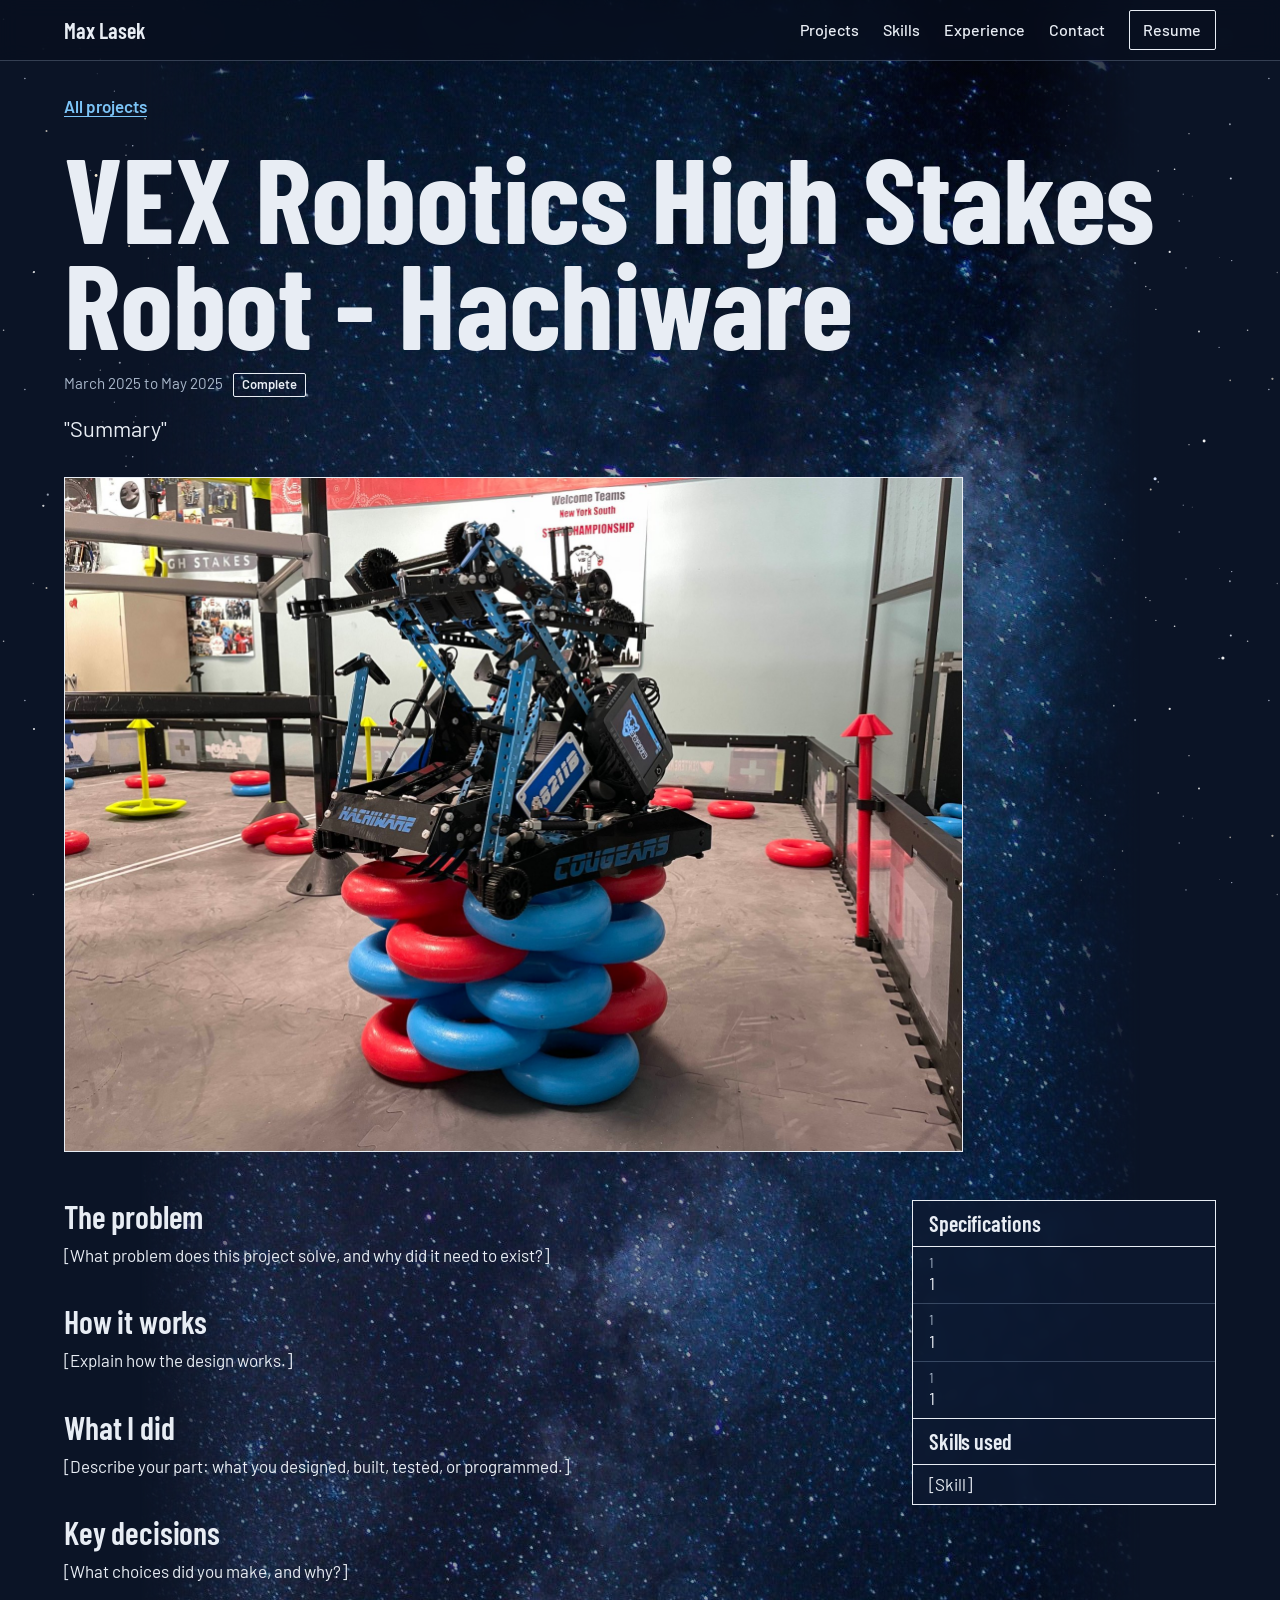
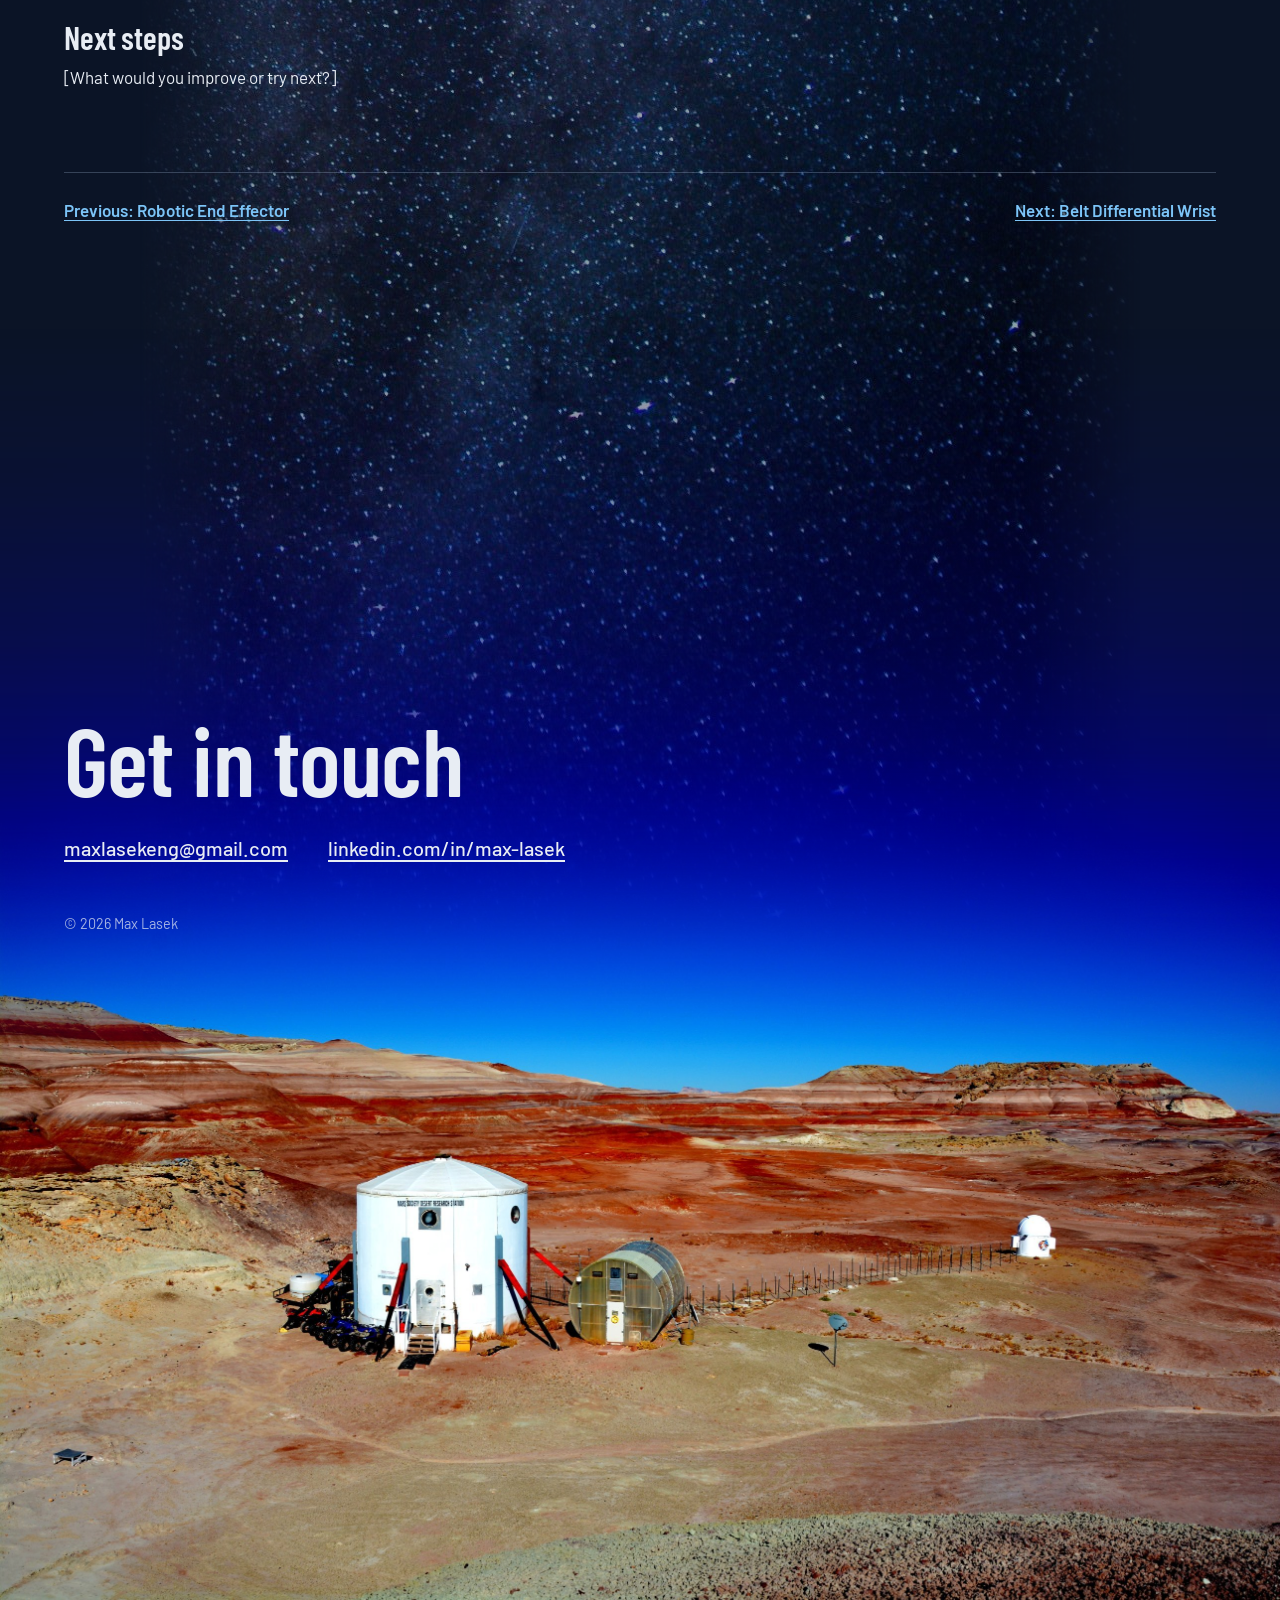
<file: projects/vex-robotics-high-stakes-robot-hachiware.html>
<!DOCTYPE html>
<html lang="en"><head>
<meta charset="utf-8">
<meta name="viewport" content="width=device-width, initial-scale=1">
<meta name="color-scheme" content="dark">
<meta name="darkreader-lock">
<title>VEX Robotics High Stakes Robot - Hachiware | Max Lasek</title>
<meta name="description" content="&quot;Summary&quot;">
<link rel="icon" href="data:image/svg+xml,%3Csvg xmlns='http://www.w3.org/2000/svg' viewBox='0 0 64 64'%3E%3Crect width='64' height='64' fill='%23132238'/%3E%3Ctext x='32' y='44' font-family='Arial Narrow,Arial' font-weight='700' font-size='34' fill='%23fff' text-anchor='middle'%3EML%3C/text%3E%3C/svg%3E">
<link rel="preconnect" href="https://fonts.googleapis.com">
<link rel="preconnect" href="https://fonts.gstatic.com" crossorigin="">
<link href="https://fonts.googleapis.com/css2?family=Barlow:wght@400;500;600&amp;family=Barlow+Condensed:wght@600;700&amp;display=swap" rel="stylesheet">
<link rel="stylesheet" href="../css/style.css">
</head>
<body>
<a class="skip" href="#main">Skip to content</a>
<header class="site-header">
  <div class="wrap">
    <a class="wordmark" href="../index.html">Max Lasek</a>
    <nav class="site-nav" aria-label="Main">
      <a href="../index.html#projects">Projects</a>
      <a class="hide-sm" href="../index.html#skills">Skills</a>
      <a class="hide-sm" href="../index.html#experience">Experience</a>
      <a href="../index.html#contact">Contact</a>
      <a class="button" href="../resume/Max-Lasek-Resume.pdf">Resume</a>
    </nav>
  </div>
</header>

<main id="main">
  <div class="wrap">
    <a class="back" href="../all-projects.html">All projects</a>
    <header class="project-head">
      <h1>VEX Robotics High Stakes Robot - Hachiware</h1>
      <p class="when">March 2025 to May 2025<span class="status">Complete</span></p>
      <p class="lede">"Summary"</p>
    </header>
    <div class="figures one"><figure><img src="../images/vex-robotics-high-stakes-robot-hachiware-1794863903431.jpg" alt="VEX Robotics High Stakes Robot - Hachiware"></figure></div>
    <div class="detail">
      <div><h2>The problem</h2><p>[What problem does this project solve, and why did it need to exist?]</p><h2>How it works</h2><p>[Explain how the design works.]</p><h2>What I did</h2><p>[Describe your part: what you designed, built, tested, or programmed.]</p><h2>Key decisions</h2><p>[What choices did you make, and why?]</p><h2>Next steps</h2><p>[What would you improve or try next?]</p></div>
      <aside class="side"><h2>Specifications</h2><ul><li><span>1</span>1</li><li><span>1</span>1</li><li><span>1</span>1</li></ul><h2>Skills used</h2><ul><li>[Skill]</li></ul></aside>
    </div>
    <nav class="pager" aria-label="More projects">
      <a href="end-effector.html">Previous: Robotic End Effector</a>
      <a href="belt-differential-wrist.html">Next: Belt Differential Wrist</a>
    </nav>
  </div>
</main>

<footer class="contact" id="contact">
  <div class="wrap">
    <h2>Get in touch</h2>
    <div class="links">
      <a href="mailto:maxlasekeng@gmail.com">maxlasekeng@gmail.com</a>
      <a href="https://www.linkedin.com/in/max-lasek">linkedin.com/in/max-lasek</a>
    </div>
    <small>© 2026 Max Lasek</small>
  </div>
</footer>










</body></html>
</file>
<file: css/style.css>
/* Max Lasek portfolio — shared styles
   Colors come from the hardware: the blue PLA of the practice arm,
   the yellow coupling on its shoulder, and bare aluminum. */
:root {
  --bg: #eef1f4;
  --surface: #ffffff;
  --ink: #132238;
  --muted: #55657a;
  --line: #c4ccd6;
  --blue: #1670bd;
  --yellow: #f2b90f;
  --display: "Barlow Condensed", "Arial Narrow", "Helvetica Neue", Arial, sans-serif;
  --body: "Barlow", "Helvetica Neue", Arial, sans-serif;
  --wrap: 72rem;
}
@media (prefers-color-scheme: dark) {
  :root {
    color-scheme: dark;
    --bg: #13203a;
    --surface: #1b2b49;
    --ink: #e8edf4;
    --muted: #a3b1c4;
    --line: #36496e;
    --blue: #6bbcf5;
  }
}

*, *::before, *::after { box-sizing: border-box; }
html { scroll-behavior: smooth; scroll-padding-top: 5rem; }
@media (prefers-reduced-motion: reduce) { html { scroll-behavior: auto; } }
body {
  margin: 0;
  background: var(--bg);
  color: var(--ink);
  font: 400 1.0625rem/1.6 var(--body);
  -webkit-font-smoothing: antialiased;
}
img { display: block; max-width: 100%; height: auto; }
a { color: var(--blue); text-underline-offset: 0.18em; }
a:hover { text-decoration-thickness: 2px; }
:focus-visible { outline: 3px solid var(--yellow); outline-offset: 3px; }
h1, h2, h3 { font-family: var(--display); font-weight: 600; line-height: 1.02; margin: 0; letter-spacing: -0.005em; }
p { margin: 0 0 1em; max-width: 68ch; }
ul { margin: 0; padding: 0; list-style: none; }

.wrap { width: min(100% - 2.5rem, var(--wrap)); margin-inline: auto; }
.skip { position: absolute; left: -999px; }
.skip:focus { left: 1rem; top: 1rem; background: var(--surface); padding: 0.5rem 0.75rem; z-index: 20; }

/* ---------- Header ---------- */
.site-header {
  position: sticky; top: 0; z-index: 10;
  background: var(--bg);
  border-bottom: 1px solid var(--line);
}
.site-header .wrap { display: flex; align-items: center; justify-content: space-between; gap: 1rem; min-height: 3.75rem; }
.wordmark { font: 600 1.375rem/1 var(--display); color: var(--ink); text-decoration: none; white-space: nowrap; }
.site-nav { display: flex; align-items: center; gap: 1.5rem; white-space: nowrap; }
.site-nav a { color: var(--ink); text-decoration: none; font-weight: 500; font-size: 1rem; }
.site-nav a:hover { color: var(--blue); }

.button {
  display: inline-block;
  padding: 0.6rem 1.1rem;
  border: 1.5px solid var(--ink);
  color: var(--ink);
  font-weight: 600;
  text-decoration: none;
  border-radius: 2px;
}
.button:hover { background: var(--ink); color: var(--bg); }
.button.solid { background: var(--blue); border-color: var(--blue); color: #fff; }
.button.solid:hover { background: var(--ink); border-color: var(--ink); color: var(--bg); }
@media (prefers-color-scheme: dark) { .button.solid { color: #0d1830; } }
.site-nav a.button { padding: 0.4rem 0.85rem; }
.site-nav a.button:hover { color: var(--bg); }

/* ---------- Hero: laid out like a drawing sheet with a title block ---------- */
.sheet {
  margin: 2rem 0 0;
  border: 1.5px solid var(--ink);
  background: var(--surface);
}
.sheet-main {
  display: grid;
  grid-template-columns: 1fr minmax(13rem, 19rem);
  gap: 2.5rem;
  align-items: end;
  padding: clamp(1.5rem, 4vw, 3.5rem);
}
.sheet-main h1 {
  font-size: clamp(4.5rem, 15vw, 11.5rem);
  font-weight: 700;
  line-height: 0.84;
  letter-spacing: -0.015em;
  margin-bottom: 1.75rem;
}
.sheet-main .lede { font-size: clamp(1.15rem, 1.9vw, 1.4rem); line-height: 1.45; max-width: 34ch; margin-bottom: 1.75rem; }
.actions { display: flex; flex-wrap: wrap; gap: 0.75rem; }
.portrait { width: 100%; aspect-ratio: 3 / 4; object-fit: cover; border: 1.5px solid var(--ink); }

.title-block {
  display: grid;
  grid-template-columns: repeat(4, 1fr);
  border-top: 1.5px solid var(--ink);
  margin: 0;
}
.title-block div { padding: 0.85rem 1.1rem 1rem; border-left: 1px solid var(--ink); }
.title-block div:first-child { border-left: 0; }
.title-block dt { font-size: 0.8125rem; color: var(--muted); margin-bottom: 0.15rem; }
.title-block dd { margin: 0; font-weight: 600; line-height: 1.3; }
.title-block dd a { color: inherit; }

/* ---------- Sections ---------- */
.section { padding: clamp(3.5rem, 8vw, 6.5rem) 0 0; }
.section > .wrap > h2 { font-size: clamp(2.5rem, 6vw, 4.25rem); margin-bottom: 2rem; }
.about { display: grid; grid-template-columns: 1fr 1fr; gap: clamp(1.5rem, 5vw, 4rem); align-items: start; }
.about h2 { font-size: clamp(2.1rem, 4.6vw, 3.4rem); }

/* ---------- Project rows ---------- */
.project {
  display: grid;
  grid-template-columns: 1.1fr 1fr;
  gap: clamp(1.5rem, 4vw, 3.5rem);
  align-items: center;
  padding: 2.5rem 0;
  border-top: 1px solid var(--line);
}
.project:nth-of-type(even) .project-media { order: 2; }
.project-media { display: block; background: #a9a9a9; }
.project-media img { width: 100%; aspect-ratio: 4 / 3; object-fit: cover; }
.project h3 { font-size: clamp(2rem, 4vw, 2.9rem); margin-bottom: 0.4rem; }
.project h3 a { color: var(--ink); text-decoration: none; }
.project h3 a:hover { color: var(--blue); }
.when { color: var(--muted); font-size: 0.95rem; margin-bottom: 1rem; }
.status { display: inline-block; margin-left: 0.6rem; padding: 0.05rem 0.5rem; border: 1px solid currentColor; border-radius: 2px; font-size: 0.8125rem; font-weight: 600; color: var(--ink); }
.status.active::before { content: ""; display: inline-block; width: 0.5rem; height: 0.5rem; border-radius: 50%; background: var(--yellow); margin-right: 0.4rem; }

/* Spec figures sit under a dimension line, the way a length is called out on a drawing */
.specs { display: grid; grid-template-columns: repeat(3, 1fr); gap: 1.25rem; margin: 1.5rem 0; }
.specs div { position: relative; padding-top: 0.9rem; }
.specs div::before {
  content: ""; position: absolute; top: 0; left: 0; right: 0; height: 9px;
  border-left: 1.5px solid var(--ink); border-right: 1.5px solid var(--ink);
  background: linear-gradient(var(--ink), var(--ink)) center / 100% 1.5px no-repeat;
}
.specs dt { font: 600 1.75rem/1.1 var(--display); }
.specs dd { margin: 0.15rem 0 0; font-size: 0.875rem; color: var(--muted); line-height: 1.3; }
.more { font-weight: 600; }

/* ---------- Skills ---------- */
.skills { display: grid; grid-template-columns: repeat(4, 1fr); gap: 2rem; border-top: 1px solid var(--line); padding-top: 2rem; }
.skills h3 { font-size: 1.5rem; margin-bottom: 0.75rem; }
.skills li { padding: 0.3rem 0; border-bottom: 1px solid var(--line); }

/* ---------- Timeline ---------- */
.timeline { border-top: 1px solid var(--line); }
.entry { display: grid; grid-template-columns: 13rem 1fr; gap: 1.5rem; padding: 1.75rem 0; border-bottom: 1px solid var(--line); }
.entry time, .entry .dates { color: var(--muted); font-size: 0.95rem; padding-top: 0.3rem; }
.entry h3 { font-size: 1.75rem; }
.entry .org { font-weight: 600; margin: 0.2rem 0 0.75rem; }
.entry li { position: relative; padding-left: 1.1rem; margin-bottom: 0.4rem; max-width: 68ch; }
.entry li::before { content: ""; position: absolute; left: 0; top: 0.72em; width: 0.5rem; height: 1.5px; background: var(--blue); }

/* ---------- Contact / footer ---------- */
.contact { margin-top: clamp(3.5rem, 8vw, 6.5rem); background: var(--ink); color: var(--bg); padding: clamp(3rem, 7vw, 5rem) 0 2rem; }
.contact h2 { font-size: clamp(2.75rem, 8vw, 6rem); margin-bottom: 1.5rem; }
.contact a { color: inherit; }
.contact .links { display: flex; flex-wrap: wrap; gap: 0.5rem 2.5rem; font-size: 1.25rem; font-weight: 500; margin-bottom: 3rem; }
.contact small { display: block; opacity: 0.7; font-size: 0.9rem; }

/* ---------- Project pages ---------- */
.back { display: inline-block; margin: 2rem 0 1.5rem; font-weight: 600; }
.project-head h1 { font-size: clamp(3.25rem, 10vw, 7.5rem); font-weight: 700; line-height: 0.88; margin-bottom: 1rem; }
.project-head .lede { font-size: clamp(1.15rem, 1.9vw, 1.375rem); line-height: 1.45; max-width: 52ch; }
.figures { display: grid; gap: 1rem; margin: 2rem 0 0; }
.figures.two { grid-template-columns: 1.42fr 1fr; }
.figures.tall { grid-template-columns: 1fr 1.83fr; }
.figures figure { margin: 0; }
.figures img { width: 100%; height: 100%; object-fit: cover; border: 1.5px solid var(--ink); }
.figures.one img { width: auto; height: auto; max-width: 100%; max-height: 75vh; }
.figures figcaption { font-size: 0.875rem; color: var(--muted); padding-top: 0.4rem; }
.detail { display: grid; grid-template-columns: 1fr 19rem; gap: clamp(2rem, 6vw, 5rem); padding-top: 3rem; align-items: start; }
.detail h2 { font-size: 2rem; margin: 2.25rem 0 0.6rem; }
.detail h2:first-child { margin-top: 0; }
.detail h3 { font: 600 1.0625rem/1.4 var(--body); margin: 1rem 0 0.15rem; }
.side { border: 1.5px solid var(--ink); background: var(--surface); position: sticky; top: 5rem; }
.side h2 { font-size: 1.375rem; margin: 0; padding: 0.7rem 1rem; border-bottom: 1.5px solid var(--ink); }
.side h2 + ul + h2 { border-top: 1.5px solid var(--ink); }
.side li { padding: 0.5rem 1rem; border-bottom: 1px solid var(--line); line-height: 1.35; }
.side li:last-child { border-bottom: 0; }
.side li span { display: block; font-size: 0.8125rem; color: var(--muted); }
.pager { display: flex; justify-content: space-between; gap: 1rem; flex-wrap: wrap; margin-top: 4rem; padding-top: 1.5rem; border-top: 1px solid var(--line); font-weight: 600; }

/* ---------- Small screens ---------- */
@media (max-width: 54rem) {
  .sheet-main, .about, .project, .detail, .figures.two, .figures.tall { grid-template-columns: 1fr; }
  .sheet-main { align-items: start; }
  .portrait { max-width: 15rem; }
  .title-block { grid-template-columns: 1fr 1fr; }
  .title-block div:nth-child(odd) { border-left: 0; }
  .title-block div:nth-child(n+3) { border-top: 1px solid var(--ink); }
  .project:nth-of-type(even) .project-media { order: 0; }
  .skills { grid-template-columns: 1fr 1fr; }
  .entry { grid-template-columns: 1fr; gap: 0.25rem; }
  .side { position: static; }
  .site-nav { gap: 0.9rem; }
  .site-nav .hide-sm { display: none; }
}
@media (max-width: 30rem) {
  .site-nav a[href$='#contact'] { display: none; }
  .title-block { grid-template-columns: 1fr; }
  .title-block div { border-left: 0; }
  .title-block div + div { border-top: 1px solid var(--ink); }
  .specs { grid-template-columns: 1fr 1fr; }
}

/* ---------- Night sky theme ----------
   The sky stays fixed behind the page while you scroll, and the desert
   rises up at the very bottom, fading in from the night. */
:root {
  color-scheme: dark;
  --bg: #0b1426;
  --surface: rgba(14, 25, 48, 0.78);
  --ink: #e8edf4;
  --muted: #aab8cb;
  --line: rgba(170, 190, 220, 0.28);
  --blue: #7cc4f7;
}
html { background: #0b1426; }
body { background: transparent; }
body::before {
  content: "";
  position: fixed;
  top: 0;
  left: 0;
  right: 0;
  margin: 0 auto;
  /* shown at the photo's real size (1000 x 2576) so it is never stretched */
  width: min(100%, 1000px);
  height: max(100vh, calc(min(100vw, 1000px) * 2.576));
  z-index: -1;
  background:
    linear-gradient(rgba(5, 10, 24, 0.38), rgba(5, 10, 24, 0.38)),
    url("../images/sky.jpg") center top / cover no-repeat;
  will-change: transform;
}
/* On screens wider than the photo, its sides fade into a starfield */
@media (min-width: 1001px) {
  body::before {
    -webkit-mask-image: linear-gradient(to right, transparent, #000 12%, #000 88%, transparent);
    mask-image: linear-gradient(to right, transparent, #000 12%, #000 88%, transparent);
  }
}
body::after {
  content: "";
  position: fixed;
  inset: 0;
  z-index: -2;
  pointer-events: none;
  background:
    url("data:image/svg+xml,%3Csvg xmlns='http://www.w3.org/2000/svg' width='619' height='619'%3E%3Ccircle cx='96.1' cy='175.5' r='1.41' fill='%23fff1d6' fill-opacity='0.97'/%3E%3Ccircle cx='536.1' cy='478.8' r='1.57' fill='%23d8e6ff' fill-opacity='0.98'/%3E%3Ccircle cx='434.6' cy='425.9' r='1.39' fill='%23d8e6ff' fill-opacity='0.91'/%3E%3Ccircle cx='202.7' cy='149.6' r='1.47' fill='%23fff1d6' fill-opacity='0.94'/%3E%3Ccircle cx='264.0' cy='440.2' r='1.36' fill='%23d8e6ff' fill-opacity='0.96'/%3E%3Ccircle cx='272.5' cy='242.5' r='1.62' fill='%23d8e6ff' fill-opacity='0.87'/%3E%3Ccircle cx='334.4' cy='408.2' r='1.53' fill='%23d8e6ff' fill-opacity='0.86'/%3E%3Ccircle cx='585.1' cy='440.9' r='1.48' fill='%23fff' fill-opacity='0.95'/%3E%3Ccircle cx='603.9' cy='39.0' r='1.59' fill='%23fff' fill-opacity='0.92'/%3E%3C/svg%3E") 0 0 / 619px 619px,
    url("data:image/svg+xml,%3Csvg xmlns='http://www.w3.org/2000/svg' width='457' height='457'%3E%3Ccircle cx='316.8' cy='178.6' r='1.01' fill='%23e6efff' fill-opacity='0.85'/%3E%3Ccircle cx='135.0' cy='41.4' r='1.04' fill='%23fff4e0' fill-opacity='0.81'/%3E%3Ccircle cx='145.1' cy='118.7' r='0.82' fill='%23fff4e0' fill-opacity='0.80'/%3E%3Ccircle cx='358.4' cy='378.8' r='1.14' fill='%23fff4e0' fill-opacity='0.63'/%3E%3Ccircle cx='129.1' cy='246.1' r='0.94' fill='%23fff4e0' fill-opacity='0.80'/%3E%3Ccircle cx='285.0' cy='331.6' r='1.02' fill='%23fff' fill-opacity='0.76'/%3E%3Ccircle cx='380.2' cy='220.5' r='0.85' fill='%23e6efff' fill-opacity='0.80'/%3E%3Ccircle cx='255.7' cy='251.9' r='1.11' fill='%23fff' fill-opacity='0.88'/%3E%3Ccircle cx='46.5' cy='131.1' r='0.98' fill='%23fff4e0' fill-opacity='0.69'/%3E%3Ccircle cx='391.8' cy='242.3' r='1.12' fill='%23e6efff' fill-opacity='0.65'/%3E%3Ccircle cx='423.2' cy='308.9' r='1.08' fill='%23fff4e0' fill-opacity='0.67'/%3E%3Ccircle cx='443.1' cy='385.2' r='0.80' fill='%23fff4e0' fill-opacity='0.61'/%3E%3Ccircle cx='47.8' cy='37.7' r='1.12' fill='%23e6efff' fill-opacity='0.64'/%3E%3Ccircle cx='119.8' cy='362.8' r='1.05' fill='%23e6efff' fill-opacity='0.57'/%3E%3Ccircle cx='447.6' cy='37.6' r='0.83' fill='%23fff4e0' fill-opacity='0.68'/%3E%3Ccircle cx='315.9' cy='124.3' r='0.97' fill='%23e6efff' fill-opacity='0.59'/%3E%3Ccircle cx='199.8' cy='248.7' r='0.86' fill='%23fff' fill-opacity='0.82'/%3E%3Ccircle cx='316.2' cy='380.4' r='0.81' fill='%23fff4e0' fill-opacity='0.61'/%3E%3Ccircle cx='408.1' cy='128.8' r='1.09' fill='%23fff' fill-opacity='0.78'/%3E%3Ccircle cx='43.3' cy='48.8' r='1.15' fill='%23fff' fill-opacity='0.79'/%3E%3Ccircle cx='236.7' cy='32.4' r='0.98' fill='%23fff4e0' fill-opacity='0.70'/%3E%3Ccircle cx='74.2' cy='338.7' r='0.86' fill='%23fff' fill-opacity='0.63'/%3E%3Ccircle cx='402.3' cy='14.1' r='0.81' fill='%23fff4e0' fill-opacity='0.88'/%3E%3Ccircle cx='221.1' cy='263.1' r='1.05' fill='%23e6efff' fill-opacity='0.61'/%3E%3Ccircle cx='34.0' cy='272.0' r='1.05' fill='%23fff' fill-opacity='0.85'/%3E%3Ccircle cx='260.6' cy='169.3' r='0.82' fill='%23fff' fill-opacity='0.87'/%3E%3C/svg%3E") 0 0 / 457px 457px,
    url("data:image/svg+xml,%3Csvg xmlns='http://www.w3.org/2000/svg' width='311' height='311'%3E%3Ccircle cx='3.6' cy='19.3' r='0.79' fill='%23fff' fill-opacity='0.66'/%3E%3Ccircle cx='126.1' cy='145.0' r='0.53' fill='%23dfe9ff' fill-opacity='0.60'/%3E%3Ccircle cx='80.2' cy='48.5' r='0.72' fill='%23fff' fill-opacity='0.58'/%3E%3Ccircle cx='114.4' cy='91.2' r='0.64' fill='%23dfe9ff' fill-opacity='0.48'/%3E%3Ccircle cx='77.0' cy='273.0' r='0.52' fill='%23fff' fill-opacity='0.41'/%3E%3Ccircle cx='90.5' cy='170.4' r='0.72' fill='%23dfe9ff' fill-opacity='0.38'/%3E%3Ccircle cx='172.2' cy='193.3' r='0.69' fill='%23fff' fill-opacity='0.78'/%3E%3Ccircle cx='286.5' cy='257.4' r='0.46' fill='%23fff' fill-opacity='0.43'/%3E%3Ccircle cx='132.3' cy='6.3' r='0.48' fill='%23fff' fill-opacity='0.70'/%3E%3Ccircle cx='132.7' cy='145.8' r='0.78' fill='%23dfe9ff' fill-opacity='0.67'/%3E%3Ccircle cx='102.8' cy='110.8' r='0.50' fill='%23dfe9ff' fill-opacity='0.41'/%3E%3Ccircle cx='100.3' cy='59.2' r='0.67' fill='%23fff' fill-opacity='0.50'/%3E%3Ccircle cx='212.8' cy='286.5' r='0.64' fill='%23fff' fill-opacity='0.72'/%3E%3Ccircle cx='286.1' cy='36.4' r='0.64' fill='%23dfe9ff' fill-opacity='0.64'/%3E%3Ccircle cx='298.7' cy='260.6' r='0.66' fill='%23dfe9ff' fill-opacity='0.78'/%3E%3Ccircle cx='170.6' cy='254.6' r='0.45' fill='%23fff' fill-opacity='0.58'/%3E%3Ccircle cx='225.2' cy='170.9' r='0.71' fill='%23fff' fill-opacity='0.79'/%3E%3Ccircle cx='256.0' cy='133.7' r='0.67' fill='%23fff' fill-opacity='0.68'/%3E%3Ccircle cx='97.2' cy='73.7' r='0.45' fill='%23dfe9ff' fill-opacity='0.36'/%3E%3Ccircle cx='259.2' cy='196.1' r='0.46' fill='%23fff' fill-opacity='0.63'/%3E%3Ccircle cx='222.9' cy='309.4' r='0.55' fill='%23fff' fill-opacity='0.79'/%3E%3Ccircle cx='250.3' cy='194.2' r='0.74' fill='%23dfe9ff' fill-opacity='0.41'/%3E%3Ccircle cx='157.7' cy='176.3' r='0.51' fill='%23fff' fill-opacity='0.53'/%3E%3Ccircle cx='253.0' cy='267.9' r='0.71' fill='%23dfe9ff' fill-opacity='0.65'/%3E%3Ccircle cx='189.5' cy='229.0' r='0.78' fill='%23fff' fill-opacity='0.57'/%3E%3Ccircle cx='181.6' cy='247.5' r='0.75' fill='%23fff' fill-opacity='0.44'/%3E%3Ccircle cx='148.6' cy='163.5' r='0.51' fill='%23fff' fill-opacity='0.46'/%3E%3Ccircle cx='148.5' cy='53.1' r='0.45' fill='%23fff' fill-opacity='0.43'/%3E%3Ccircle cx='33.3' cy='272.5' r='0.79' fill='%23fff' fill-opacity='0.38'/%3E%3Ccircle cx='126.0' cy='155.2' r='0.71' fill='%23fff' fill-opacity='0.52'/%3E%3Ccircle cx='246.2' cy='221.0' r='0.73' fill='%23dfe9ff' fill-opacity='0.59'/%3E%3Ccircle cx='128.2' cy='175.0' r='0.55' fill='%23dfe9ff' fill-opacity='0.59'/%3E%3Ccircle cx='24.9' cy='78.4' r='0.74' fill='%23dfe9ff' fill-opacity='0.72'/%3E%3Ccircle cx='133.7' cy='111.0' r='0.77' fill='%23fff' fill-opacity='0.46'/%3E%3Ccircle cx='148.3' cy='258.2' r='0.59' fill='%23fff' fill-opacity='0.79'/%3E%3Ccircle cx='135.7' cy='105.3' r='0.64' fill='%23dfe9ff' fill-opacity='0.48'/%3E%3Ccircle cx='178.0' cy='306.7' r='0.74' fill='%23fff' fill-opacity='0.57'/%3E%3Ccircle cx='217.0' cy='289.6' r='0.64' fill='%23fff' fill-opacity='0.65'/%3E%3C/svg%3E") 0 0 / 311px 311px;
}
/* As the page scrolls from top to bottom, the sky slides up from its top edge to its bottom edge */
@supports (animation-timeline: scroll()) {
  body::before {
    animation: sky-pan linear both;
    animation-timeline: scroll(root block);
  }
}
@keyframes sky-pan {
  from { transform: translateY(0); }
  to { transform: translateY(calc(100vh - 100%)); }
}
.site-header {
  background: rgba(8, 14, 30, 0.72);
  -webkit-backdrop-filter: blur(10px);
  backdrop-filter: blur(10px);
  border-bottom-color: var(--line);
}
.sheet, .side {
  -webkit-backdrop-filter: blur(6px);
  backdrop-filter: blur(6px);
}
.button.solid { color: #0b1426; }
.contact {
  position: relative;
  isolation: isolate;
  background: transparent;
  color: var(--ink);
  padding-top: clamp(18rem, 30vw, 28rem);
  padding-bottom: 0;
}
.contact small { margin-bottom: 1rem; }
.contact .wrap { position: relative; z-index: 1; }
/* A band of the desert photo's own sky color, matched to its top edge from left to right,
   fading in from the night above so the photo itself needs no fade */
.contact::before {
  content: "";
  position: absolute;
  inset: 0;
  z-index: -1;
  background: url("[data-uri]") center / 100% 100% no-repeat;
  -webkit-mask-image: linear-gradient(to bottom, transparent 0, rgba(0, 0, 0, 0.12) 10rem, rgba(0, 0, 0, 0.35) 20rem, rgba(0, 0, 0, 0.7) 30rem, #000 40rem);
  mask-image: linear-gradient(to bottom, transparent 0, rgba(0, 0, 0, 0.12) 10rem, rgba(0, 0, 0, 0.35) 20rem, rgba(0, 0, 0, 0.7) 30rem, #000 40rem);
}
.contact::after {
  content: "";
  display: block;
  width: 100%;
  aspect-ratio: 850 / 567;
  /* pulled up so "Get in touch" sits in the photo's sky */
  margin-top: -16vw;
  background: url("../images/desert.jpg") center top / 100% 100% no-repeat;
  /* the photo's top edge melts into the blue band above it */
  -webkit-mask-image: linear-gradient(to bottom, transparent 0, rgba(0, 0, 0, 0.25) 12%, rgba(0, 0, 0, 0.65) 24%, #000 36%);
  mask-image: linear-gradient(to bottom, transparent 0, rgba(0, 0, 0, 0.25) 12%, rgba(0, 0, 0, 0.65) 24%, #000 36%);
}
/* The Contact link lands with "Get in touch" near the top and the desert in view below */
.contact { scroll-margin-top: calc(1.5rem - clamp(18rem, 30vw, 28rem)); }

/* ---------- Two-column timeline ----------
   Each column runs down a line; a dot marks each entry.
   Entries marked "now" get a solid blue dot, past ones a hollow dot. */
.tl-grid { display: grid; grid-template-columns: 1fr 1fr; gap: 2rem clamp(2rem, 5vw, 4.5rem); }
.tl-head { font: 600 1.05rem/1.2 var(--body); color: var(--muted); padding-bottom: 0.75rem; border-bottom: 1px solid var(--line); margin-bottom: 1.75rem; }
.tl { list-style: none; margin: 0; padding: 0 0 0 1.75rem; position: relative; }
.tl::before { content: ""; position: absolute; left: 0.3rem; top: 0.45rem; bottom: 0.5rem; width: 1.5px; background: var(--line); }
.tl-item { position: relative; padding-bottom: 2.25rem; }
.tl-item:last-child { padding-bottom: 0; }
.tl-item::before {
  content: ""; position: absolute; left: -1.75rem; top: 0.3rem;
  width: 0.75rem; height: 0.75rem; border-radius: 50%;
  background: var(--bg); border: 2px solid var(--muted);
}
.tl-item.now::before { background: var(--blue); border-color: var(--blue); box-shadow: 0 0 0 4px rgba(124, 196, 247, 0.18); }
.tl-item .dates { color: var(--muted); font-size: 0.95rem; margin: 0 0 0.3rem; }
.tl-item h3 { font-size: 1.6rem; }
.tl-item .org { font-weight: 600; margin: 0.2rem 0 0.7rem; }
.tl-item ul li { position: relative; padding-left: 1.1rem; margin-bottom: 0.4rem; max-width: 62ch; }
.tl-item ul li::before { content: ""; position: absolute; left: 0; top: 0.72em; width: 0.5rem; height: 1.5px; background: var(--blue); }
.tl-item:not(.now) > :not(.dates) { opacity: 0.82; }
@media (max-width: 54rem) { .tl-grid { grid-template-columns: 1fr; } }

/* ---------- Section heading with a button beside it ---------- */
.section-head { display: flex; align-items: flex-end; justify-content: space-between; gap: 1rem 2rem; flex-wrap: wrap; margin-bottom: 2rem; }
.section > .wrap > .section-head h2 { font-size: clamp(2.5rem, 6vw, 4.25rem); margin: 0; }
.section-head .button { margin-bottom: 0.6rem; white-space: nowrap; }

/* ---------- All projects page: two cards per row ---------- */
.all-projects h1 { font-size: clamp(3.25rem, 10vw, 7.5rem); font-weight: 700; line-height: 0.88; margin-bottom: 1rem; }
.all-projects .lede { font-size: clamp(1.15rem, 1.9vw, 1.375rem); line-height: 1.45; max-width: 52ch; color: var(--muted); margin-bottom: 2.5rem; }
.pcard-grid { display: grid; grid-template-columns: 1fr 1fr; gap: clamp(1.5rem, 3vw, 2.5rem); }
.pcard { display: flex; flex-direction: column; border: 1px solid var(--line); background: var(--surface); }
.pcard-media { display: block; background: #a9a9a9; }
.pcard-media img { width: 100%; aspect-ratio: 16 / 10; object-fit: cover; }
.pcard-body { display: flex; flex-direction: column; flex: 1; padding: 1.4rem 1.5rem 1.6rem; }
.pcard h3 { font-size: clamp(1.7rem, 3vw, 2.2rem); margin-bottom: 0.35rem; }
.pcard h3 a { color: var(--ink); text-decoration: none; }
.pcard h3 a:hover { color: var(--blue); }
.pcard .specs { margin: 1.1rem 0 1.25rem; }
.pcard .specs dt { font-size: 1.45rem; }
.pcard .more { margin-top: auto; }
@media (max-width: 54rem) { .pcard-grid { grid-template-columns: 1fr; } }

/* ---------- Scroll bar ----------
   A slim sky-blue bar on a night-navy track; it turns gold while you drag or hover it.
   Chrome, Edge and Safari use the ::-webkit-scrollbar rules; Firefox uses scrollbar-color. */
::-webkit-scrollbar { width: 12px; height: 12px; }
::-webkit-scrollbar-track { background: #08101f; }
::-webkit-scrollbar-thumb {
  background: linear-gradient(180deg, #a9dcfb, #4f9fdc);
  border: 3px solid #08101f;
  border-radius: 999px;
  min-height: 48px;
}
::-webkit-scrollbar-thumb:hover { background: linear-gradient(180deg, #ffd65c, #f2b90f); }
::-webkit-scrollbar-thumb:active { background: #f2b90f; }
::-webkit-scrollbar-corner { background: #08101f; }
@supports not selector(::-webkit-scrollbar) {
  html { scrollbar-color: #7cc4f7 #08101f; scrollbar-width: thin; }
}

/* ---------- Mouse pointer ----------
   A sky-blue arrow everywhere, and a gold arrow with a sparkle over anything you can click.
   The tip of the arrow (3, 2) is the click point. Text boxes keep the normal text cursor. */
html { cursor: url("data:image/svg+xml,%3Csvg xmlns='http://www.w3.org/2000/svg' width='32' height='32' viewBox='0 0 32 32'%3E%3Cpath d='M3 2 L3 24 L9 18.5 L13 27.5 L16.6 26 L12.7 17.2 L20.5 17.2 Z' fill='%23a9dcfb' stroke='%2308101f' stroke-width='1.6' stroke-linejoin='round'/%3E%3C/svg%3E") 3 2, auto; }
a, button, summary, label[for], select, [role="button"], .project-media, .pcard-media {
  cursor: url("data:image/svg+xml,%3Csvg xmlns='http://www.w3.org/2000/svg' width='32' height='32' viewBox='0 0 32 32'%3E%3Cpath d='M3 2 L3 24 L9 18.5 L13 27.5 L16.6 26 L12.7 17.2 L20.5 17.2 Z' fill='%23f2b90f' stroke='%2308101f' stroke-width='1.6' stroke-linejoin='round'/%3E%3Cpath d='M25 3 L26.2 6.8 L30 8 L26.2 9.2 L25 13 L23.8 9.2 L20 8 L23.8 6.8 Z' fill='%23ffe08a' stroke='%2308101f' stroke-width='1' stroke-linejoin='round'/%3E%3C/svg%3E") 3 2, pointer;
}
input:not([type="button"]):not([type="submit"]), textarea, [contenteditable="true"] { cursor: text; }
</file>
